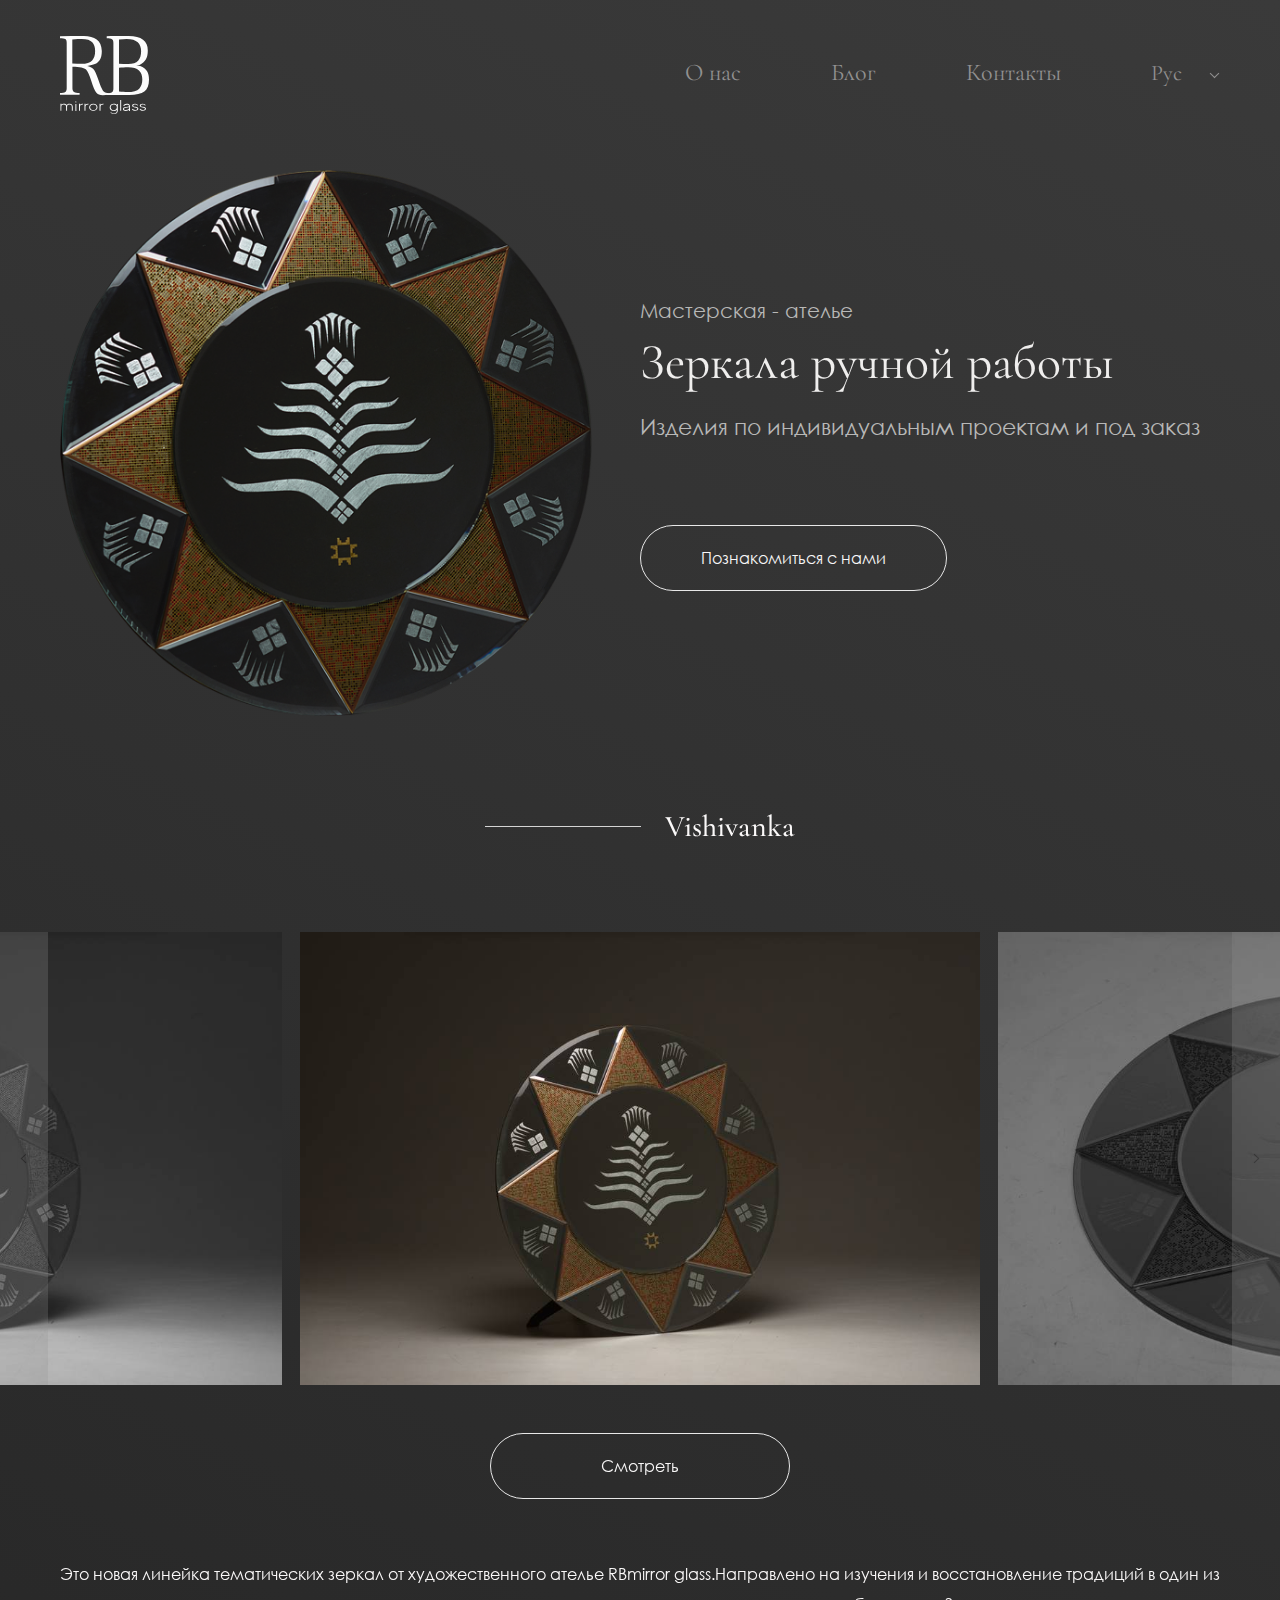
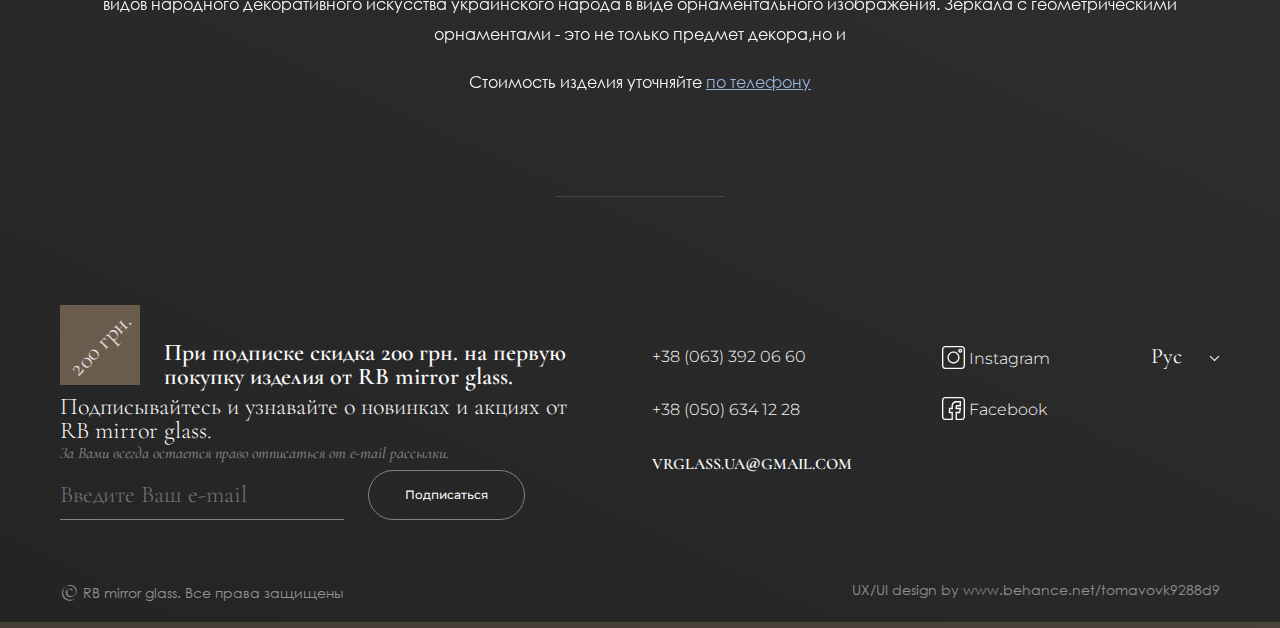
<file: index.html>
﻿<!DOCTYPE html>
<html lang="ru">
<head>

    <meta name="viewport" content="width=device-width, initial-scale=1">
    <meta http-equiv="Content-Type" content="text/html; charset=utf-8" />
    <meta content="" name="keywords" />
    <meta content="" name="description" />

    <title>Page Title</title>

    <link rel="icon" href="favicon.ico" />
    <link rel="apple-touch-icon" sizes="180x180" href="images/apple-touch-icon.png">
    <link rel="icon" type="image/png" sizes="32x32" href="images/favicon-32x32.png">
    <link rel="icon" type="image/png" sizes="16x16" href="images/favicon-16x16.png">
    <link rel="manifest" href="site.webmanifest">
    <link rel="mask-icon" href="images/safari-pinned-tab.svg" color="#000000">
    <meta name="msapplication-TileColor" content="#000000">
    <meta name="theme-color" content="#000000">

    <link rel="stylesheet" href="css/style.css" />
    <link rel="stylesheet" type="text/css" href="fonts/CenturyGothic.css" />
    <link href="https://fonts.googleapis.com/css?family=Cormorant+Garamond:300,400,400i,500i,600&amp;subset=cyrillic" rel="stylesheet">
    <link href="https://fonts.googleapis.com/css?family=Montserrat:100,300,400,500&amp;subset=cyrillic" rel="stylesheet">

    <script src="https://ajax.googleapis.com/ajax/libs/jquery/3.3.1/jquery.min.js"></script>
    <script>window.jQuery || document.write('<script src="js/lib/jquery-3.3.1.min.js"><\/script>')</script>
    <script src="js/scripts.js"></script>

</head>
<body>
        
	<!-- wrapper -->
	<div class="wrapper">

        <!-- header wrapper -->
        <header class="main">
            <div class="inner-block clearfix">

                <div class="logo left">
                    <a href="#">
                        <img src="images/logo2.svg" alt="">
                    </a>
                </div>

                <div class="burger right">
                    <span></span>
                    <span></span>
                    <span></span>
                </div>

                <!-- menu -->
                <div class="menu">

                    <div class="burger">
                        <span></span>
                        <span></span>
                        <span></span>
                    </div>

                    <ul class="menu-catalog">
                        <li>
                            <a href="javascript:void(0)">Зеркала</a>
                            <ul>
                                <li>
                                    <a href="javascript:void(0)">Vishivanka</a>
                                    <ul>
                                        <li><a href="#">Obereg</a></li>
                                        <li><a href="#">Cvetok</a></li>
                                        <li><a href="#">Uzor</a></li>
                                    </ul>
                                </li>
                                <li><a href="#">Bevels</a></li>
                                <li><a href="#">Diadema</a></li>
                                <li><a href="#">Malleus</a></li>
                                <li><a href="#">Mirror</a></li>
                                <li><a href="#">Rombus</a></li>
                                <li><a href="#">Rosmo</a></li>
                                <li><a href="#">Atis</a></li>
                            </ul>
                        </li>
                        <li>
                            <a href="#">Стекло</a>
                        </li>
                        <li>
                            <a href="#">Серебро</a>
                        </li>
                        <li>
                            <a href="javascript:void(0)">Резьба</a>
                            <ul>
                                <li><a href="#">Vishivanka</a></li>
                                <li><a href="#">Bevels</a></li>
                                <li><a href="#">Diadema</a></li>
                                <li><a href="#">Malleus</a></li>
                                <li><a href="#">Mirror</a></li>
                                <li><a href="#">Rombus</a></li>
                                <li><a href="#">Rosmo</a></li>
                                <li><a href="#">Atis</a></li>
                            </ul>
                        </li>
                        <li>
                            <a href="#">Витражи</a>
                        </li>
                        <li>
                            <a href="#">Эгломезе</a>
                        </li>
                        <li>
                            <a href="javascript:void(0)">Обереги</a>
                            <ul>
                                <li><a href="#">Vishivanka</a></li>
                                <li><a href="#">Bevels</a></li>
                                <li><a href="#">Diadema</a></li>
                                <li><a href="#">Malleus</a></li>
                                <li><a href="#">Mirror</a></li>
                                <li><a href="#">Rombus</a></li>
                                <li><a href="#">Rosmo</a></li>
                                <li><a href="#">Atis</a></li>
                            </ul>
                        </li>
                        <li>
                            <a href="#">Скидки</a>
                        </li>
                    </ul>

                    <nav>
                        <ul>
                            <li><a href="#">О нас</a></li>
                            <li><a href="#">Блог</a></li>
                            <li><a href="#">Контакты</a></li>
                        </ul>
                    </nav>

                    <div class="social">
                        <a href="#">
                            <img src="images/instagram.svg" alt="">
                        </a>
                        <a href="#">
                            <img src="images/facebook.svg" alt="">
                        </a>
                        <a href="#"></a>
                    </div>

                    <div class="lang">
                        <div class="selected">Рус</div>
                        <ul>
                            <li><a href="#">Ukr</a></li>
                            <li><a href="#">Eng</a></li>
                            <li><a href="#">Deu</a></li>
                        </ul>
                    </div>

                </div>
                <!-- end menu -->

            </div>
        </header>
        <!-- end header wrapper -->
	    
	    <!-- content wrapper -->
	    <section class="content-wrapper">
		    <div class="inner-block">

                <!-- preview section -->
                <section class="preview-section">

                    <div class="image">
                        <img src="images/product-img.png" alt="">
                    </div>

                    <div class="info-block">
                        <div class="title">Мастерская - ателье</div>
                        <h1>Зеркала ручной работы</h1>
                        <div class="subtitle">Изделия  по индивидуальным проектам и под  заказ</div>
                        <footer>
                            <a class="button left open_popup" rel="popup1" href="javascript:void(0)">Познакомиться с нами</a>
                        </footer>
                    </div>

                </section>
                <!-- end preview section -->

		    </div>

            <!-- slider section -->
            <section class="slider-section">

                <div class="slider usual">
                    <div class="slider-item">
                        <div class="title-line">
                            <span>Vishivanka</span>
                        </div>
                        <div class="image"><a href="#"><img class="sl_img" src="images/slm1.jpg" alt=""></a></div>
                        <div class="info">
                            <a href="#" class="button">Смотреть</a>
                            <p>Это новая линейка тематических зеркал от художественного ателье RBmirror glass.Направлено на изучения и восстановление традиций в один из видов народного декоративного искусства украинского народа в виде орнаментального изображения. Зеркала с геометрическими орнаментами - это не только предмет декора,но и </p>
                            <p>Стоимость изделия уточняйте <a href="#">по телефону</a></p>
                        </div>
                    </div>
                    <div class="slider-item">
                        <div class="title-line">
                            <span>Vishivanka</span>
                        </div>
                        <div class="image"><a href="#"><img class="sl_img" src="images/slm2.jpg" alt=""></a></div>
                        <div class="info">
                            <a href="#" class="button">Смотреть</a>
                            <p>Это новая линейка тематических зеркал от художественного ателье RBmirror glass.Направлено на изучения и восстановление традиций в один из видов народного декоративного искусства украинского народа в виде орнаментального изображения. Зеркала с геометрическими орнаментами - это не только предмет декора,но и </p>
                            <p>Стоимость изделия уточняйте <a href="#">по телефону</a></p>
                        </div>
                    </div>
                    <div class="slider-item">
                        <div class="title-line">
                            <span>Vishivanka</span>
                        </div>
                        <div class="image"><a href="#"><img class="sl_img" src="images/slm1.jpg" alt=""></a></div>
                        <div class="info">
                            <a href="#" class="button">Смотреть</a>
                            <p>Это новая линейка тематических зеркал от художественного ателье RBmirror glass.Направлено на изучения и восстановление традиций в один из видов народного декоративного искусства украинского народа в виде орнаментального изображения. Зеркала с геометрическими орнаментами - это не только предмет декора,но и </p>
                            <p>Стоимость изделия уточняйте <a href="#">по телефону</a></p>
                        </div>
                    </div>
                    <div class="slider-item">
                        <div class="title-line">
                            <span>Vishivanka</span>
                        </div>
                        <div class="image"><a href="#"><img class="sl_img" src="images/slm3.jpg" alt=""></a></div>
                        <div class="info">
                            <a href="#" class="button">Смотреть</a>
                            <p>Это новая линейка тематических зеркал от художественного ателье RBmirror glass.Направлено на изучения и восстановление традиций в один из видов народного декоративного искусства украинского народа в виде орнаментального изображения. Зеркала с геометрическими орнаментами - это не только предмет декора,но и </p>
                            <p>Стоимость изделия уточняйте <a href="#">по телефону</a></p>
                        </div>
                    </div>
                    <div class="slider-item">
                        <div class="title-line">
                            <span>Vishivanka</span>
                        </div>
                        <div class="image"><a href="#"><img class="sl_img" src="images/slm1.jpg" alt=""></a></div>
                        <div class="info">
                            <a href="#" class="button">Смотреть</a>
                            <p>Это новая линейка тематических зеркал от художественного ателье RBmirror glass.Направлено на изучения и восстановление традиций в один из видов народного декоративного искусства украинского народа в виде орнаментального изображения. Зеркала с геометрическими орнаментами - это не только предмет декора,но и </p>
                            <p>Стоимость изделия уточняйте <a href="#">по телефону</a></p>
                        </div>
                    </div>
                    <div class="slider-item">
                        <div class="title-line">
                            <span>Vishivanka</span>
                        </div>
                        <div class="image"><a href="#"><img class="sl_img" src="images/slm4.jpg" alt=""></a></div>
                        <div class="info">
                            <a href="#" class="button">Смотреть</a>
                            <p>Это новая линейка тематических зеркал от художественного ателье RBmirror glass.Направлено на изучения и восстановление традиций в один из видов народного декоративного искусства украинского народа в виде орнаментального изображения. Зеркала с геометрическими орнаментами - это не только предмет декора,но и </p>
                            <p>Стоимость изделия уточняйте <a href="#">по телефону</a></p>
                        </div>
                    </div>
                    <div class="slider-item">
                        <div class="title-line">
                            <span>Vishivanka</span>
                        </div>
                        <div class="image"><a href="#"><img class="sl_img" src="images/slm1.jpg" alt=""></a></div>
                        <div class="info">
                            <a href="#" class="button">Смотреть</a>
                            <p>Это новая линейка тематических зеркал от художественного ателье RBmirror glass.Направлено на изучения и восстановление традиций в один из видов народного декоративного искусства украинского народа в виде орнаментального изображения. Зеркала с геометрическими орнаментами - это не только предмет декора,но и </p>
                            <p>Стоимость изделия уточняйте <a href="#">по телефону</a></p>
                        </div>
                    </div>
                    <div class="slider-item">
                        <div class="title-line">
                            <span>Vishivanka</span>
                        </div>
                        <div class="image"><a href="#"><img class="sl_img" src="images/slm5.jpg" alt=""></a></div>
                        <div class="info">
                            <a href="#" class="button">Смотреть</a>
                            <p>Это новая линейка тематических зеркал от художественного ателье RBmirror glass.Направлено на изучения и восстановление традиций в один из видов народного декоративного искусства украинского народа в виде орнаментального изображения. Зеркала с геометрическими орнаментами - это не только предмет декора,но и </p>
                            <p>Стоимость изделия уточняйте <a href="#">по телефону</a></p>
                        </div>
                    </div>
                    <div class="slider-item">
                        <div class="title-line">
                            <span>Vishivanka</span>
                        </div>
                        <div class="image"><a href="#"><img class="sl_img" src="images/slm1.jpg" alt=""></a></div>
                        <div class="info">
                            <a href="#" class="button">Смотреть</a>
                            <p>Это новая линейка тематических зеркал от художественного ателье RBmirror glass.Направлено на изучения и восстановление традиций в один из видов народного декоративного искусства украинского народа в виде орнаментального изображения. Зеркала с геометрическими орнаментами - это не только предмет декора,но и </p>
                            <p>Стоимость изделия уточняйте <a href="#">по телефону</a></p>
                        </div>
                    </div>
                </div>

            </section>
            <!-- end slider section -->

            <hr>

	    </section>
	    <!-- end content wrapper -->

        <!-- footer wrapper -->
        <footer class="main">
            <div class="inner-block">

                <div class="footer-top">

                    <div class="subscription">
                        <div class="sticker left">
                            <span>200 грн.</span>
                        </div>
                        <div class="title">При подписке скидка 200 грн. на первую покупку изделия от <span>RB mirror glass</span>.</div>
                        <div class="subtitle">Подписывайтесь и узнавайте о новинках и акциях от <span>RB mirror glass</span>.</div>
                        <div class="desc">За Вами всегда остается право отписаться от e-mail рассылки.</div>
                        <form action="#">
                            <input type="email" placeholder="Введите Ваш e-mail">
                            <input type="submit" value="Подписаться">
                        </form>
                    </div>

                    <div class="right-block">
                        <div class="contacts">
                            <a href="tel:+380633920660">+38 (063) 392 06 60</a>
                            <br>
                            <a href="tel:+38(050)6341228">+38 (050) 634 12 28</a>
                            <br>
                            <a class="email" href="mailto:vrglass.ua@gmail.com ">VRGLASS.UA<span>@</span>GMAIL.COM</a>
                        </div>

                        <div class="social">
                            <a href="#">
                                <img src="images/instagram.svg" alt="">
                                <span>Instagram</span>
                            </a>
                            <br>
                            <a href="#">
                                <img src="images/facebook.svg" alt="">
                                <span>Facebook</span>
                            </a>
                        </div>

                        <div class="footer-lang">
                            <div class="lang">
                                <div class="selected">Рус</div>
                                <ul>
                                    <li><a href="#">Ukr</a></li>
                                    <li><a href="#">Eng</a></li>
                                    <li><a href="#">Deu</a></li>
                                </ul>
                            </div>
                        </div>
                    </div>

                </div>

                <div class="footer-bottom">
                    <div class="copyright"><span>©</span> RB mirror glass. Все права защищены</div>
                    <div class="designer">UX/UI design by <a href="#">www.behance.net/tomavovk9288d9</a></div>
                </div>

            </div>
        </footer>
        <!-- end footer wrapper -->

        <div class="overlay"></div>

        <div class="popup" id="popup1">
            <h2>Благодарим за подписку на RB mirror glass!</h2>
            <p>Мы сообщим Вам о новинках, скидках и <br>акционных предложениях.</p>
            <div class="subtitle">Вы также получаете скидку 200 грн <br>на первую покупку изделия от <br>RB mirror  glass*</div>
            <div class="desc">*Скидка действительна в течение 2-х недель после подписки</div>
        </div>

	</div>
	<!-- end wrapper -->

    <script src="js/lib/slick.min.js"></script>
    <script src="js/slick-js.js"></script>
            
</body>
</html>
</file>
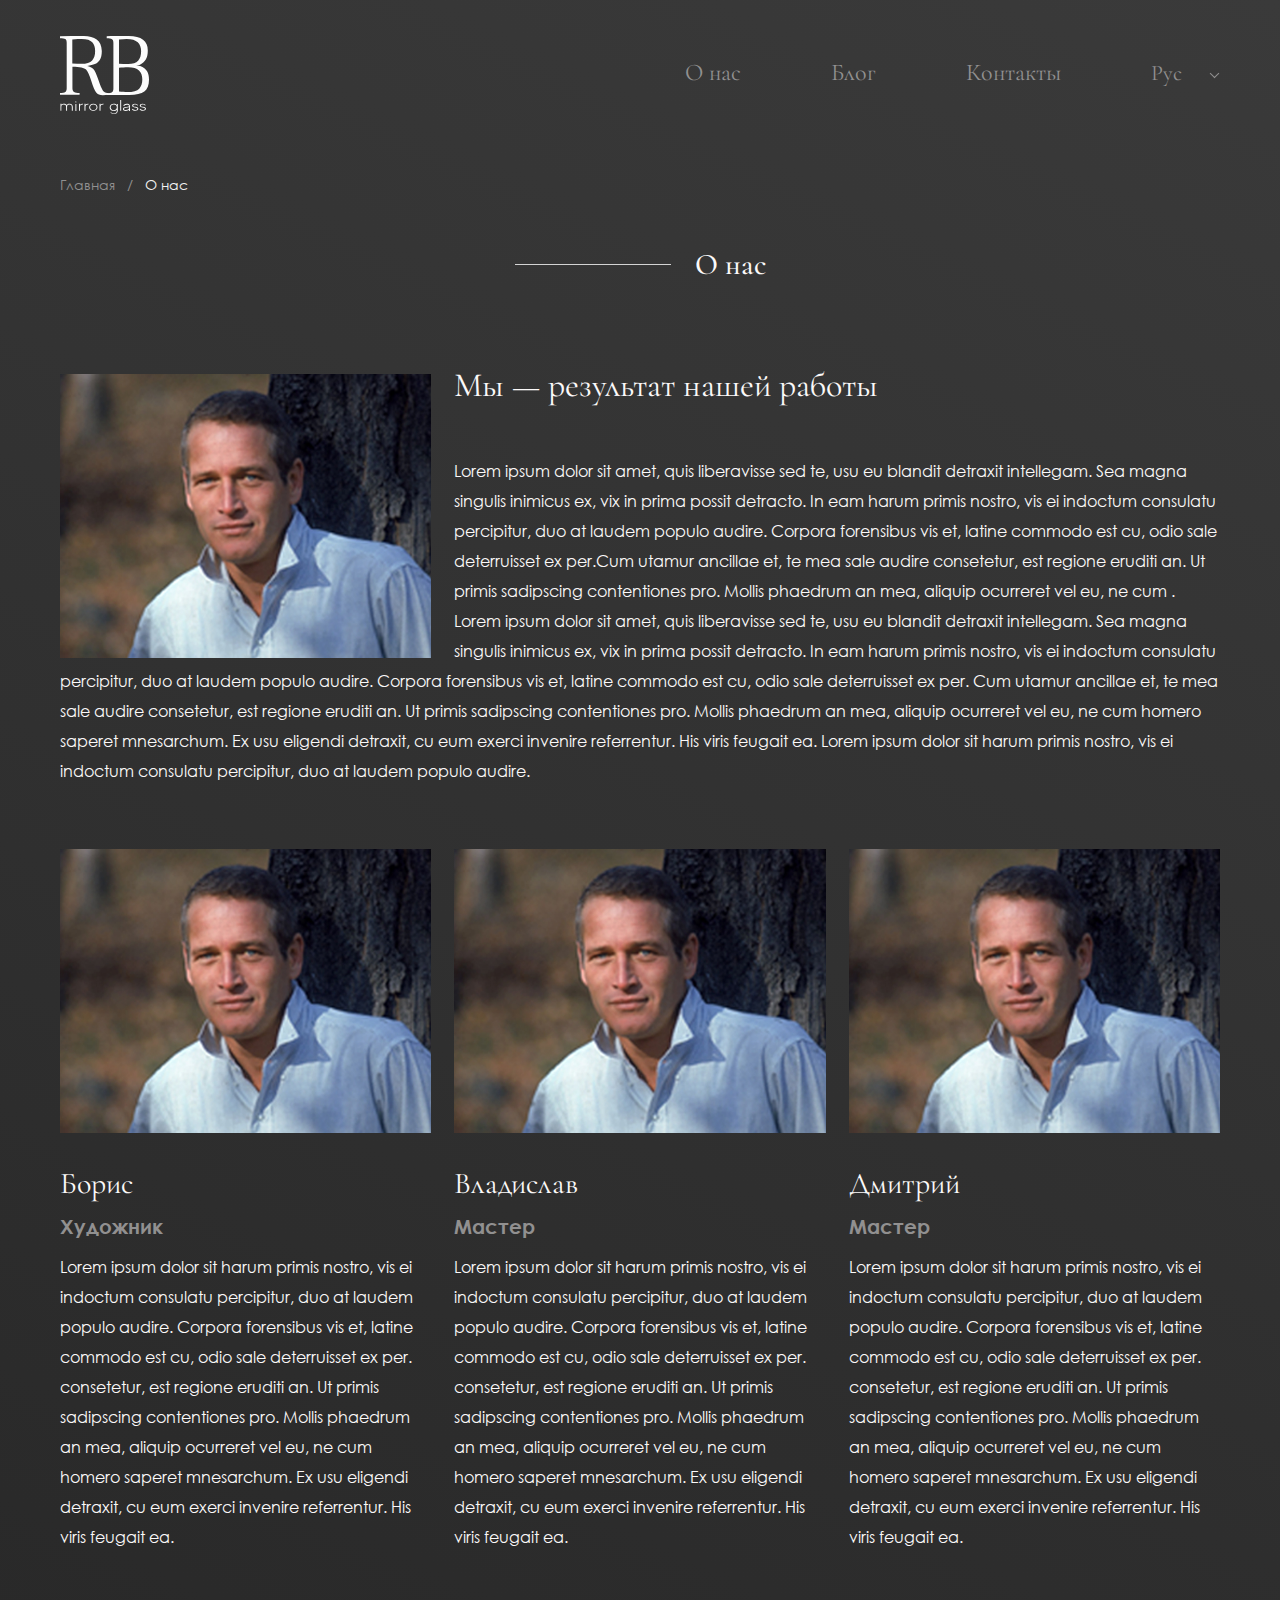
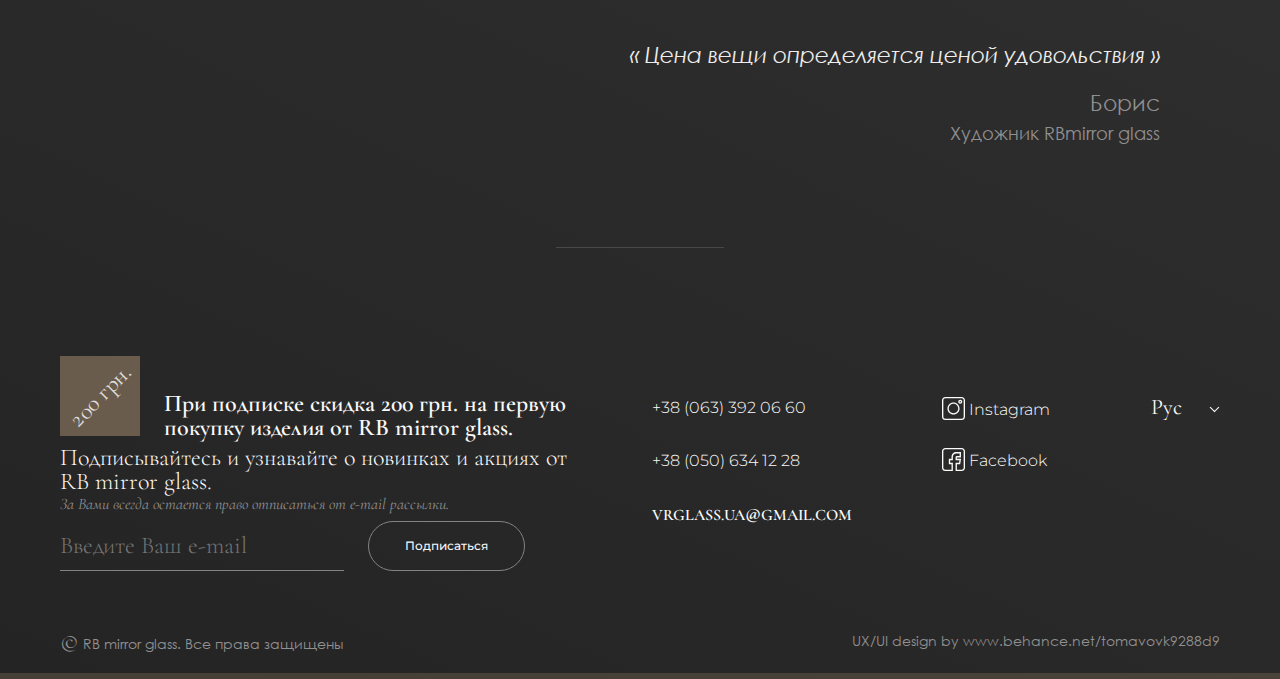
<file: about_3.html>
﻿<!DOCTYPE html>
<html lang="ru">
<head>

	<meta name="viewport" content="width=device-width, initial-scale=1">
	<meta http-equiv="Content-Type" content="text/html; charset=utf-8" />
    <meta content="" name="keywords" />
    <meta content="" name="description" />

    <title>Page Title</title>

    <link rel="icon" href="favicon.ico" />
    <link rel="apple-touch-icon" sizes="180x180" href="images/apple-touch-icon.png">
    <link rel="icon" type="image/png" sizes="32x32" href="images/favicon-32x32.png">
    <link rel="icon" type="image/png" sizes="16x16" href="images/favicon-16x16.png">
    <link rel="manifest" href="site.webmanifest">
    <link rel="mask-icon" href="images/safari-pinned-tab.svg" color="#000000">
    <meta name="msapplication-TileColor" content="#000000">
    <meta name="theme-color" content="#000000">
    
    <link rel="stylesheet" href="css/style.css" />
	<link rel="stylesheet" type="text/css" href="fonts/CenturyGothic.css" />
    <link href="https://fonts.googleapis.com/css?family=Cormorant+Garamond:300,400,400i,500,500i,600&amp;subset=cyrillic" rel="stylesheet">
	<link href="https://fonts.googleapis.com/css?family=Montserrat:100,300,400,500&amp;subset=cyrillic" rel="stylesheet">

    <script src="https://ajax.googleapis.com/ajax/libs/jquery/3.3.1/jquery.min.js"></script>
    <script>window.jQuery || document.write('<script src="js/lib/jquery-3.3.1.min.js"><\/script>')</script>
    <script src="js/scripts.js"></script>
    
</head>
<body>
        
	<!-- wrapper -->
	<div class="wrapper">
	            
	    <!-- header wrapper -->
	    <header class="main">
		    <div class="inner-block clearfix">

			    <div class="logo left">
                    <a href="#">
                        <img src="images/logo2.svg" alt="">
                    </a>
                </div>

                <div class="burger right">
                    <span></span>
                    <span></span>
                    <span></span>
                </div>

                <!-- menu -->
                <div class="menu">

                    <div class="burger">
                        <span></span>
                        <span></span>
                        <span></span>
                    </div>

                    <ul class="menu-catalog">
                        <li>
                            <a href="javascript:void(0)">Зеркала</a>
                            <ul>
                                <li>
                                    <a href="javascript:void(0)">Vishivanka</a>
                                    <ul>
                                        <li><a href="#">Obereg</a></li>
                                        <li><a href="#">Cvetok</a></li>
                                        <li><a href="#">Uzor</a></li>
                                    </ul>
                                </li>
                                <li><a href="#">Bevels</a></li>
                                <li><a href="#">Diadema</a></li>
                                <li><a href="#">Malleus</a></li>
                                <li><a href="#">Mirror</a></li>
                                <li><a href="#">Rombus</a></li>
                                <li><a href="#">Rosmo</a></li>
                                <li><a href="#">Atis</a></li>
                            </ul>
                        </li>
                        <li>
                            <a href="#">Стекло</a>
                        </li>
                        <li>
                            <a href="#">Серебро</a>
                        </li>
                        <li>
                            <a href="javascript:void(0)">Резьба</a>
                            <ul>
                                <li><a href="#">Vishivanka</a></li>
                                <li><a href="#">Bevels</a></li>
                                <li><a href="#">Diadema</a></li>
                                <li><a href="#">Malleus</a></li>
                                <li><a href="#">Mirror</a></li>
                                <li><a href="#">Rombus</a></li>
                                <li><a href="#">Rosmo</a></li>
                                <li><a href="#">Atis</a></li>
                            </ul>
                        </li>
                        <li>
                            <a href="#">Витражи</a>
                        </li>
                        <li>
                            <a href="#">Эгломезе</a>
                        </li>
                        <li>
                            <a href="javascript:void(0)">Обереги</a>
                            <ul>
                                <li><a href="#">Vishivanka</a></li>
                                <li><a href="#">Bevels</a></li>
                                <li><a href="#">Diadema</a></li>
                                <li><a href="#">Malleus</a></li>
                                <li><a href="#">Mirror</a></li>
                                <li><a href="#">Rombus</a></li>
                                <li><a href="#">Rosmo</a></li>
                                <li><a href="#">Atis</a></li>
                            </ul>
                        </li>
                        <li>
                            <a href="#">Скидки</a>
                        </li>
                    </ul>

                    <nav>
                        <ul>
                            <li><a href="#">О нас</a></li>
                            <li><a href="#">Блог</a></li>
                            <li><a href="#">Контакты</a></li>
                        </ul>
                    </nav>
                    
                    <div class="social">
                        <a href="#">
                            <img src="images/instagram.svg" alt="">
                        </a>
                        <a href="#">
                            <img src="images/facebook.svg" alt="">
                        </a>
                        <a href="#"></a>
                    </div>

                    <div class="lang">
                        <div class="selected">Рус</div>
                        <ul>
                            <li><a href="#">Ukr</a></li>
                            <li><a href="#">Eng</a></li>
                            <li><a href="#">Deu</a></li>
                        </ul>
                    </div>

                </div>
                <!-- end menu -->

		    </div>
	    </header>
	    <!-- end header wrapper -->
	    
	    <!-- content wrapper -->
	    <section class="content-wrapper">
		    <div class="inner-block">

                <!-- breadcrumbs -->
                <ul class="breadcrumbs">
                    <li><a href="#">Главная</a></li>
                    <li>/</li>
                    <li>О нас</li>
                </ul>
                <!-- end breadcrumbs -->

                <!-- article -->
                <article class="clearfix">

                    <div class="title-line">
                        <span>О нас</span>
                    </div>

                    <img class="left" src="images/photo-img.jpg" alt="">

                    <h2>Мы — результат нашей работы</h2>

                    <p>Lorem ipsum dolor sit amet, quis liberavisse sed te, usu eu blandit detraxit intellegam. Sea magna singulis inimicus ex, vix in prima possit detracto. In eam harum primis nostro, vis ei indoctum consulatu percipitur, duo at laudem populo audire. Corpora forensibus vis et, latine commodo est cu, odio sale deterruisset ex per.Cum utamur ancillae et, te mea sale audire consetetur, est regione eruditi an. Ut primis sadipscing contentiones pro. Mollis phaedrum an mea, aliquip ocurreret vel eu, ne cum . Lorem ipsum dolor sit amet, quis liberavisse sed te, usu eu blandit detraxit intellegam. Sea magna singulis inimicus ex, vix in prima possit detracto. In eam harum primis nostro, vis ei indoctum consulatu percipitur, duo at laudem populo audire. Corpora forensibus vis et, latine commodo est cu, odio sale deterruisset ex per. Cum utamur ancillae et, te mea sale audire consetetur, est regione eruditi an. Ut primis sadipscing contentiones pro. Mollis phaedrum an mea, aliquip ocurreret vel eu, ne cum homero saperet mnesarchum. Ex usu eligendi detraxit, cu eum exerci invenire referrentur. His viris feugait ea. Lorem ipsum dolor sit harum primis nostro, vis ei indoctum consulatu percipitur, duo at laudem populo audire.</p>

                </article>
                <!-- end article -->

                <!-- authors section -->
                <section class="authors-section three-authors">

                    <div class="author-block">
                        <img src="images/photo-img.jpg" alt="">
                        <h3>Борис</h3>
                        <div class="specialty">Художник</div>
                        <p>Lorem ipsum dolor sit harum primis nostro, vis ei indoctum consulatu percipitur, duo at laudem populo audire. Corpora forensibus vis et, latine commodo est cu, odio sale deterruisset ex per. consetetur, est regione eruditi an. Ut primis sadipscing contentiones pro. Mollis phaedrum an mea, aliquip ocurreret vel eu, ne cum homero saperet mnesarchum. Ex usu eligendi detraxit, cu eum exerci invenire referrentur. His viris feugait ea.</p>
                    </div>

                    <div class="author-block">
                        <img src="images/photo-img.jpg" alt="">
                        <h3>Владислав</h3>
                        <div class="specialty">Мастер</div>
                        <p>Lorem ipsum dolor sit harum primis nostro, vis ei indoctum consulatu percipitur, duo at laudem populo audire. Corpora forensibus vis et, latine commodo est cu, odio sale deterruisset ex per. consetetur, est regione eruditi an. Ut primis sadipscing contentiones pro. Mollis phaedrum an mea, aliquip ocurreret vel eu, ne cum homero saperet mnesarchum. Ex usu eligendi detraxit, cu eum exerci invenire referrentur. His viris feugait ea.</p>
                    </div>

                    <div class="author-block">
                        <img src="images/photo-img.jpg" alt="">
                        <h3>Дмитрий</h3>
                        <div class="specialty">Мастер</div>
                        <p>Lorem ipsum dolor sit harum primis nostro, vis ei indoctum consulatu percipitur, duo at laudem populo audire. Corpora forensibus vis et, latine commodo est cu, odio sale deterruisset ex per. consetetur, est regione eruditi an. Ut primis sadipscing contentiones pro. Mollis phaedrum an mea, aliquip ocurreret vel eu, ne cum homero saperet mnesarchum. Ex usu eligendi detraxit, cu eum exerci invenire referrentur. His viris feugait ea.</p>
                    </div>

                </section>
                <!-- end authors section -->

                <div class="quote">
                    <blockquote><span>« Цена</span> вещи определяется ценой <span>удовольствия »</span></blockquote>
                    <div class="author">Борис</div>
                    <div class="specialty">Художник RBmirror glass</div>
                </div>

                <hr>

		    </div>
	    </section>
	    <!-- end content wrapper -->

        <!-- footer wrapper -->
        <footer class="main">
            <div class="inner-block">

                <div class="footer-top">

                    <div class="subscription">
                        <div class="sticker left">
                            <span>200 грн.</span>
                        </div>
                        <div class="title">При подписке скидка 200 грн. на первую покупку изделия от <span>RB mirror glass</span>.</div>
                        <div class="subtitle">Подписывайтесь и узнавайте о новинках и акциях от <span>RB mirror glass</span>.</div>
                        <div class="desc">За Вами всегда остается право отписаться от e-mail рассылки.</div>
                        <form action="#">
                            <input type="email" placeholder="Введите Ваш e-mail">
                            <input type="submit" value="Подписаться">
                        </form>
                    </div>

                    <div class="right-block">
                        <div class="contacts">
                            <a href="tel:+380633920660">+38 (063) 392 06 60</a>
                            <br>
                            <a href="tel:+38(050)6341228">+38 (050) 634 12 28</a>
                            <br>
                            <a class="email" href="mailto:vrglass.ua@gmail.com ">VRGLASS.UA<span>@</span>GMAIL.COM</a>
                        </div>

                        <div class="social">
                            <a href="#">
                                <img src="images/instagram.svg" alt="">
                                <span>Instagram</span>
                            </a>
                            <br>
                            <a href="#">
                                <img src="images/facebook.svg" alt="">
                                <span>Facebook</span>
                            </a>
                        </div>

                        <div class="footer-lang">
                            <div class="lang">
                                <div class="selected">Рус</div>
                                <ul>
                                    <li><a href="#">Ukr</a></li>
                                    <li><a href="#">Eng</a></li>
                                    <li><a href="#">Deu</a></li>
                                </ul>
                            </div>
                        </div>
                    </div>

                </div>

                <div class="footer-bottom">
                    <div class="copyright"><span>©</span> RB mirror glass. Все права защищены</div>
                    <div class="designer">UX/UI design by <a href="#">www.behance.net/tomavovk9288d9</a></div>
                </div>

            </div>
        </footer>
        <!-- end footer wrapper -->

	</div>
	<!-- end wrapper -->
            
</body>
</html>
</file>
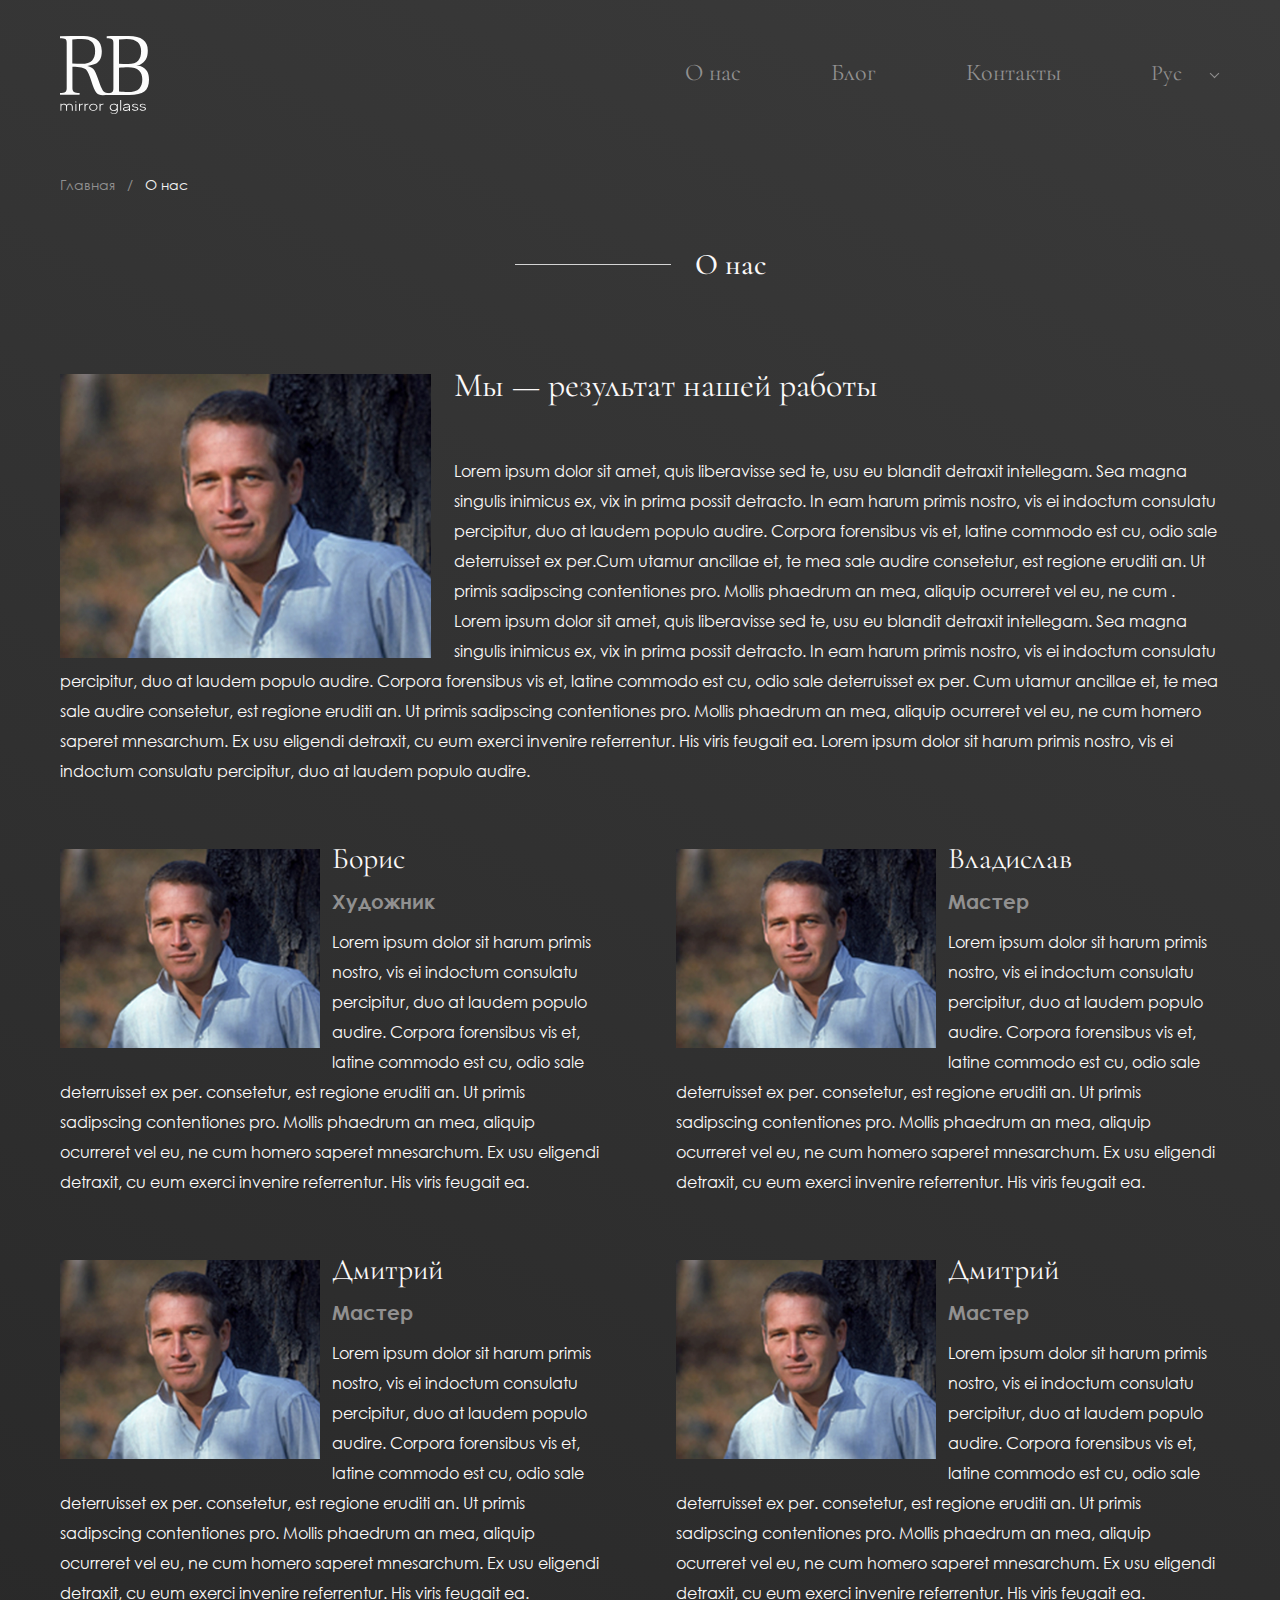
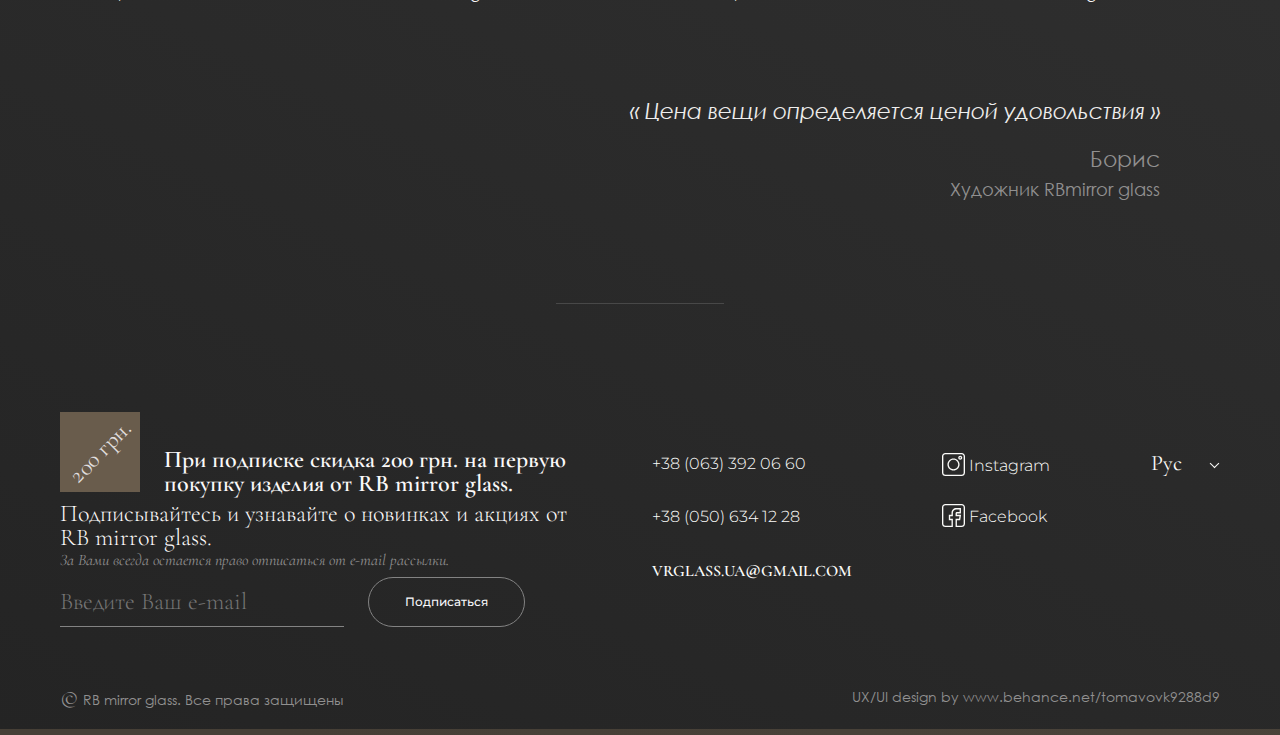
<file: about_4.html>
﻿<!DOCTYPE html>
<html lang="ru">
<head>

	<meta name="viewport" content="width=device-width, initial-scale=1">
	<meta http-equiv="Content-Type" content="text/html; charset=utf-8" />
    <meta content="" name="keywords" />
    <meta content="" name="description" />

    <title>Page Title</title>

    <link rel="icon" href="favicon.ico" />
    <link rel="apple-touch-icon" sizes="180x180" href="images/apple-touch-icon.png">
    <link rel="icon" type="image/png" sizes="32x32" href="images/favicon-32x32.png">
    <link rel="icon" type="image/png" sizes="16x16" href="images/favicon-16x16.png">
    <link rel="manifest" href="site.webmanifest">
    <link rel="mask-icon" href="images/safari-pinned-tab.svg" color="#000000">
    <meta name="msapplication-TileColor" content="#000000">
    <meta name="theme-color" content="#000000">
    
    <link rel="stylesheet" href="css/style.css" />
	<link rel="stylesheet" type="text/css" href="fonts/CenturyGothic.css" />
    <link href="https://fonts.googleapis.com/css?family=Cormorant+Garamond:300,400,400i,500,500i,600&amp;subset=cyrillic" rel="stylesheet">
	<link href="https://fonts.googleapis.com/css?family=Montserrat:100,300,400,500&amp;subset=cyrillic" rel="stylesheet">

    <script src="https://ajax.googleapis.com/ajax/libs/jquery/3.3.1/jquery.min.js"></script>
    <script>window.jQuery || document.write('<script src="js/lib/jquery-3.3.1.min.js"><\/script>')</script>
    <script src="js/scripts.js"></script>

    <!--[if lt IE 9]>
		<script src="http://html5shiv.googlecode.com/svn/trunk/html5.js"></script>
	<![endif]-->
    
</head>
<body>
        
	<!-- wrapper -->
	<div class="wrapper">
	            
	    <!-- header wrapper -->
	    <header class="main">
		    <div class="inner-block clearfix">

			    <div class="logo left">
                    <a href="#">
                        <img src="images/logo2.svg" alt="">
                    </a>
                </div>

                <div class="burger right">
                    <span></span>
                    <span></span>
                    <span></span>
                </div>

                <!-- menu -->
                <div class="menu">

                    <div class="burger">
                        <span></span>
                        <span></span>
                        <span></span>
                    </div>

                    <ul class="menu-catalog">
                        <li>
                            <a href="javascript:void(0)">Зеркала</a>
                            <ul>
                                <li>
                                    <a href="javascript:void(0)">Vishivanka</a>
                                    <ul>
                                        <li><a href="#">Obereg</a></li>
                                        <li><a href="#">Cvetok</a></li>
                                        <li><a href="#">Uzor</a></li>
                                    </ul>
                                </li>
                                <li><a href="#">Bevels</a></li>
                                <li><a href="#">Diadema</a></li>
                                <li><a href="#">Malleus</a></li>
                                <li><a href="#">Mirror</a></li>
                                <li><a href="#">Rombus</a></li>
                                <li><a href="#">Rosmo</a></li>
                                <li><a href="#">Atis</a></li>
                            </ul>
                        </li>
                        <li>
                            <a href="#">Стекло</a>
                        </li>
                        <li>
                            <a href="#">Серебро</a>
                        </li>
                        <li>
                            <a href="javascript:void(0)">Резьба</a>
                            <ul>
                                <li><a href="#">Vishivanka</a></li>
                                <li><a href="#">Bevels</a></li>
                                <li><a href="#">Diadema</a></li>
                                <li><a href="#">Malleus</a></li>
                                <li><a href="#">Mirror</a></li>
                                <li><a href="#">Rombus</a></li>
                                <li><a href="#">Rosmo</a></li>
                                <li><a href="#">Atis</a></li>
                            </ul>
                        </li>
                        <li>
                            <a href="#">Витражи</a>
                        </li>
                        <li>
                            <a href="#">Эгломезе</a>
                        </li>
                        <li>
                            <a href="javascript:void(0)">Обереги</a>
                            <ul>
                                <li><a href="#">Vishivanka</a></li>
                                <li><a href="#">Bevels</a></li>
                                <li><a href="#">Diadema</a></li>
                                <li><a href="#">Malleus</a></li>
                                <li><a href="#">Mirror</a></li>
                                <li><a href="#">Rombus</a></li>
                                <li><a href="#">Rosmo</a></li>
                                <li><a href="#">Atis</a></li>
                            </ul>
                        </li>
                        <li>
                            <a href="#">Скидки</a>
                        </li>
                    </ul>

                    <nav>
                        <ul>
                            <li><a href="#">О нас</a></li>
                            <li><a href="#">Блог</a></li>
                            <li><a href="#">Контакты</a></li>
                        </ul>
                    </nav>
                    
                    <div class="social">
                        <a href="#">
                            <img src="images/instagram.svg" alt="">
                        </a>
                        <a href="#">
                            <img src="images/facebook.svg" alt="">
                        </a>
                        <a href="#"></a>
                    </div>

                    <div class="lang">
                        <div class="selected">Рус</div>
                        <ul>
                            <li><a href="#">Ukr</a></li>
                            <li><a href="#">Eng</a></li>
                            <li><a href="#">Deu</a></li>
                        </ul>
                    </div>

                </div>
                <!-- end menu -->

		    </div>
	    </header>
	    <!-- end header wrapper -->
	    
	    <!-- content wrapper -->
	    <section class="content-wrapper">
		    <div class="inner-block">

                <!-- breadcrumbs -->
                <ul class="breadcrumbs">
                    <li><a href="#">Главная</a></li>
                    <li>/</li>
                    <li>О нас</li>
                </ul>
                <!-- end breadcrumbs -->

                <!-- article -->
                <article class="clearfix">

                    <div class="title-line">
                        <span>О нас</span>
                    </div>

                    <img class="left" src="images/photo-img.jpg" alt="">

                    <h2>Мы — результат нашей работы</h2>

                    <p>Lorem ipsum dolor sit amet, quis liberavisse sed te, usu eu blandit detraxit intellegam. Sea magna singulis inimicus ex, vix in prima possit detracto. In eam harum primis nostro, vis ei indoctum consulatu percipitur, duo at laudem populo audire. Corpora forensibus vis et, latine commodo est cu, odio sale deterruisset ex per.Cum utamur ancillae et, te mea sale audire consetetur, est regione eruditi an. Ut primis sadipscing contentiones pro. Mollis phaedrum an mea, aliquip ocurreret vel eu, ne cum . Lorem ipsum dolor sit amet, quis liberavisse sed te, usu eu blandit detraxit intellegam. Sea magna singulis inimicus ex, vix in prima possit detracto. In eam harum primis nostro, vis ei indoctum consulatu percipitur, duo at laudem populo audire. Corpora forensibus vis et, latine commodo est cu, odio sale deterruisset ex per. Cum utamur ancillae et, te mea sale audire consetetur, est regione eruditi an. Ut primis sadipscing contentiones pro. Mollis phaedrum an mea, aliquip ocurreret vel eu, ne cum homero saperet mnesarchum. Ex usu eligendi detraxit, cu eum exerci invenire referrentur. His viris feugait ea. Lorem ipsum dolor sit harum primis nostro, vis ei indoctum consulatu percipitur, duo at laudem populo audire.</p>

                </article>
                <!-- end article -->

                <!-- authors section -->
                <section class="authors-section four-authors">

                    <div class="author-block clearfix">
                        <img src="images/photo-img.jpg" alt="">
                        <h3>Борис</h3>
                        <div class="specialty">Художник</div>
                        <p>Lorem ipsum dolor sit harum primis nostro, vis ei indoctum consulatu percipitur, duo at laudem populo audire. Corpora forensibus vis et, latine commodo est cu, odio sale deterruisset ex per. consetetur, est regione eruditi an. Ut primis sadipscing contentiones pro. Mollis phaedrum an mea, aliquip ocurreret vel eu, ne cum homero saperet mnesarchum. Ex usu eligendi detraxit, cu eum exerci invenire referrentur. His viris feugait ea.</p>
                    </div>

                    <div class="author-block clearfix">
                        <img src="images/photo-img.jpg" alt="">
                        <h3>Владислав</h3>
                        <div class="specialty">Мастер</div>
                        <p>Lorem ipsum dolor sit harum primis nostro, vis ei indoctum consulatu percipitur, duo at laudem populo audire. Corpora forensibus vis et, latine commodo est cu, odio sale deterruisset ex per. consetetur, est regione eruditi an. Ut primis sadipscing contentiones pro. Mollis phaedrum an mea, aliquip ocurreret vel eu, ne cum homero saperet mnesarchum. Ex usu eligendi detraxit, cu eum exerci invenire referrentur. His viris feugait ea.</p>
                    </div>

                    <div class="author-block clearfix">
                        <img src="images/photo-img.jpg" alt="">
                        <h3>Дмитрий</h3>
                        <div class="specialty">Мастер</div>
                        <p>Lorem ipsum dolor sit harum primis nostro, vis ei indoctum consulatu percipitur, duo at laudem populo audire. Corpora forensibus vis et, latine commodo est cu, odio sale deterruisset ex per. consetetur, est regione eruditi an. Ut primis sadipscing contentiones pro. Mollis phaedrum an mea, aliquip ocurreret vel eu, ne cum homero saperet mnesarchum. Ex usu eligendi detraxit, cu eum exerci invenire referrentur. His viris feugait ea.</p>
                    </div>

                    <div class="author-block clearfix">
                        <img src="images/photo-img.jpg" alt="">
                        <h3>Дмитрий</h3>
                        <div class="specialty">Мастер</div>
                        <p>Lorem ipsum dolor sit harum primis nostro, vis ei indoctum consulatu percipitur, duo at laudem populo audire. Corpora forensibus vis et, latine commodo est cu, odio sale deterruisset ex per. consetetur, est regione eruditi an. Ut primis sadipscing contentiones pro. Mollis phaedrum an mea, aliquip ocurreret vel eu, ne cum homero saperet mnesarchum. Ex usu eligendi detraxit, cu eum exerci invenire referrentur. His viris feugait ea.</p>
                    </div>

                </section>
                <!-- end authors section -->

                <div class="quote">
                    <blockquote><span>« Цена</span> вещи определяется ценой <span>удовольствия »</span></blockquote>
                    <div class="author">Борис</div>
                    <div class="specialty">Художник RBmirror glass</div>
                </div>

                <hr>

		    </div>
	    </section>
	    <!-- end content wrapper -->

        <!-- footer wrapper -->
        <footer class="main">
            <div class="inner-block">

                <div class="footer-top">

                    <div class="subscription">
                        <div class="sticker left">
                            <span>200 грн.</span>
                        </div>
                        <div class="title">При подписке скидка 200 грн. на первую покупку изделия от <span>RB mirror glass</span>.</div>
                        <div class="subtitle">Подписывайтесь и узнавайте о новинках и акциях от <span>RB mirror glass</span>.</div>
                        <div class="desc">За Вами всегда остается право отписаться от e-mail рассылки.</div>
                        <form action="#">
                            <input type="email" placeholder="Введите Ваш e-mail">
                            <input type="submit" value="Подписаться">
                        </form>
                    </div>

                    <div class="right-block">
                        <div class="contacts">
                            <a href="tel:+380633920660">+38 (063) 392 06 60</a>
                            <br>
                            <a href="tel:+38(050)6341228">+38 (050) 634 12 28</a>
                            <br>
                            <a class="email" href="mailto:vrglass.ua@gmail.com ">VRGLASS.UA<span>@</span>GMAIL.COM</a>
                        </div>

                        <div class="social">
                            <a href="#">
                                <img src="images/instagram.svg" alt="">
                                <span>Instagram</span>
                            </a>
                            <br>
                            <a href="#">
                                <img src="images/facebook.svg" alt="">
                                <span>Facebook</span>
                            </a>
                        </div>

                        <div class="footer-lang">
                            <div class="lang">
                                <div class="selected">Рус</div>
                                <ul>
                                    <li><a href="#">Ukr</a></li>
                                    <li><a href="#">Eng</a></li>
                                    <li><a href="#">Deu</a></li>
                                </ul>
                            </div>
                        </div>
                    </div>

                </div>

                <div class="footer-bottom">
                    <div class="copyright"><span>©</span> RB mirror glass. Все права защищены</div>
                    <div class="designer">UX/UI design by <a href="#">www.behance.net/tomavovk9288d9</a></div>
                </div>

            </div>
        </footer>
        <!-- end footer wrapper -->

	</div>
	<!-- end wrapper -->
            
</body>
</html>
</file>
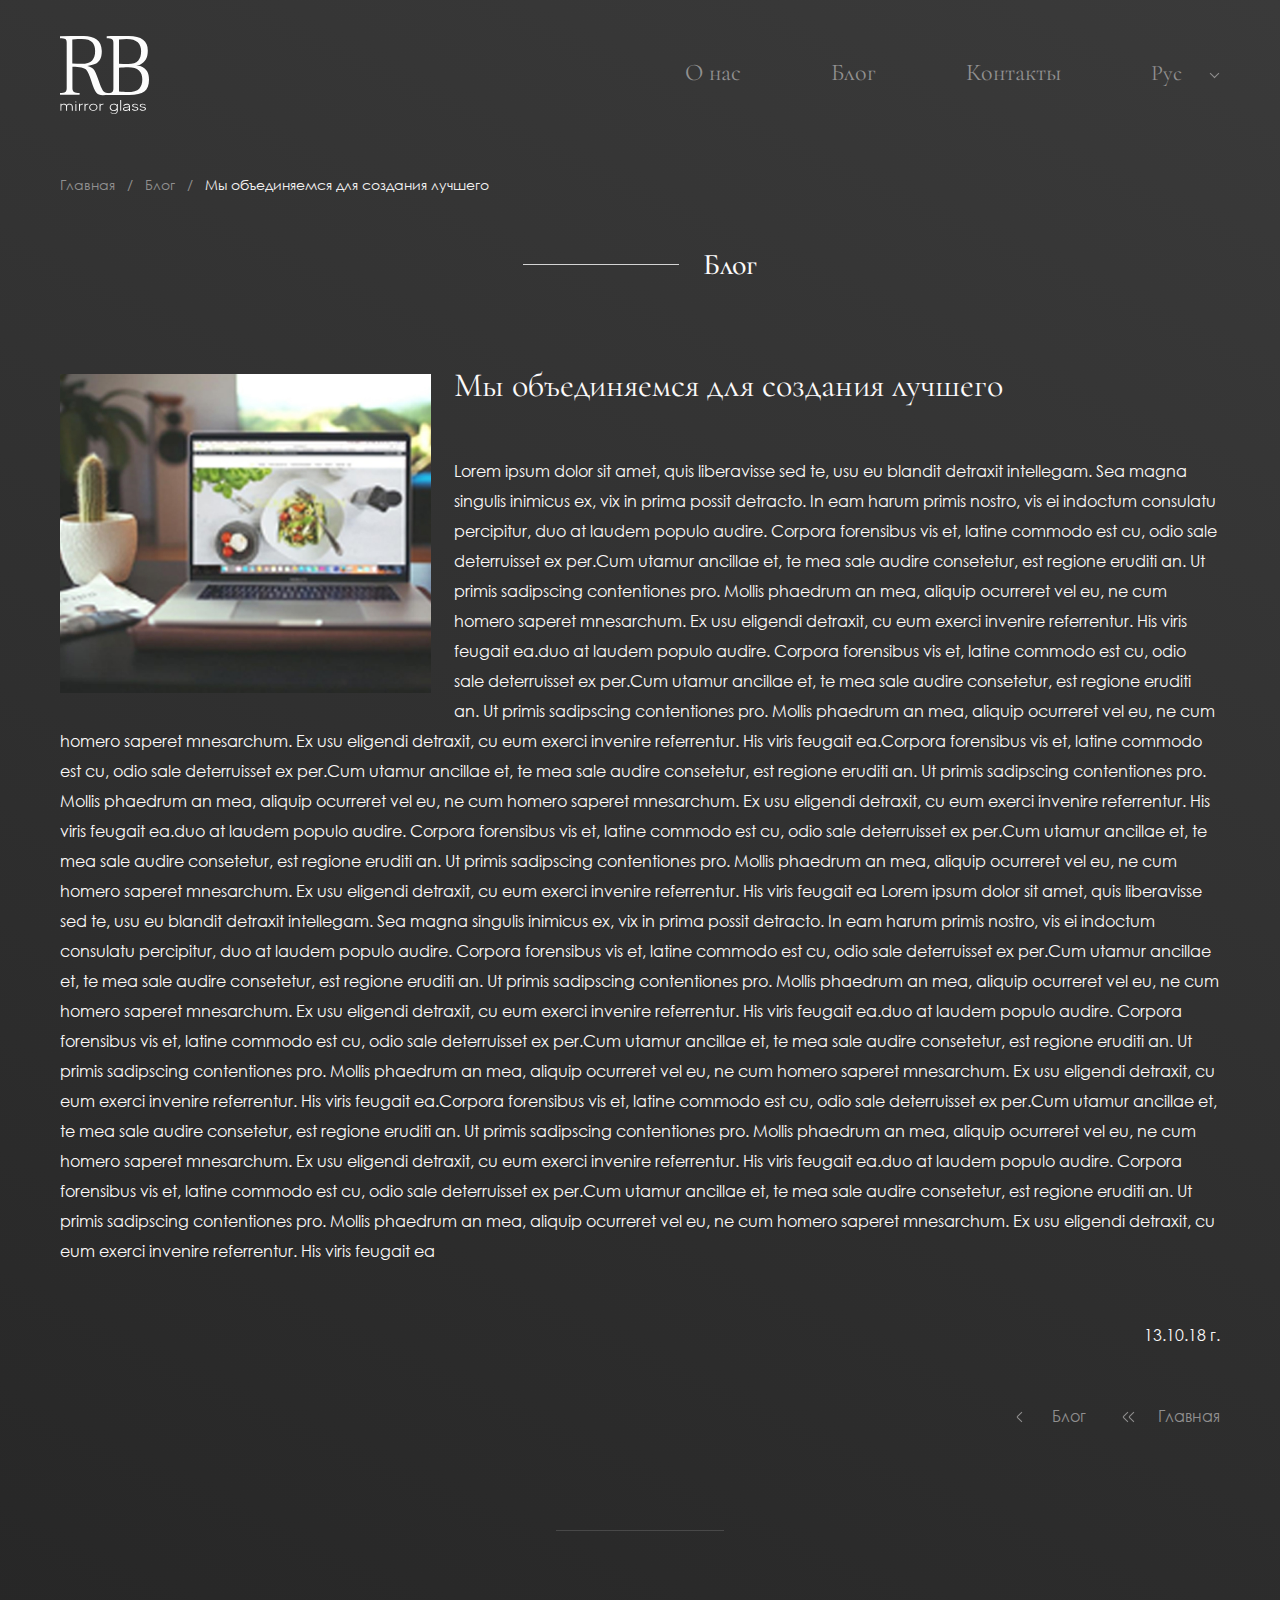
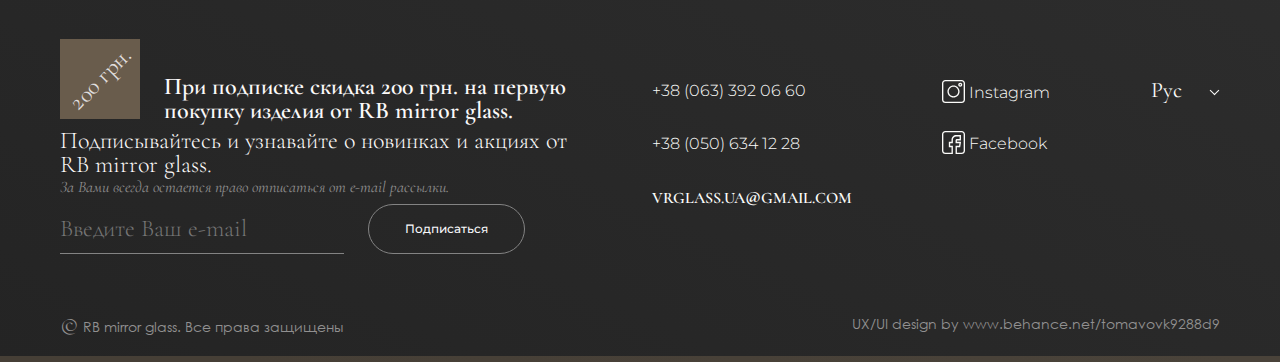
<file: article.html>
﻿<!DOCTYPE html>
<html lang="ru">
<head>

	<meta name="viewport" content="width=device-width, initial-scale=1">
	<meta http-equiv="Content-Type" content="text/html; charset=utf-8" />
    <meta content="" name="keywords" />
    <meta content="" name="description" />

    <title>Page Title</title>

    <link rel="icon" href="favicon.ico" />
    <link rel="apple-touch-icon" sizes="180x180" href="images/apple-touch-icon.png">
    <link rel="icon" type="image/png" sizes="32x32" href="images/favicon-32x32.png">
    <link rel="icon" type="image/png" sizes="16x16" href="images/favicon-16x16.png">
    <link rel="manifest" href="site.webmanifest">
    <link rel="mask-icon" href="images/safari-pinned-tab.svg" color="#000000">
    <meta name="msapplication-TileColor" content="#000000">
    <meta name="theme-color" content="#000000">
    
    <link rel="stylesheet" href="css/style.css" />
	<link rel="stylesheet" type="text/css" href="fonts/CenturyGothic.css" />
	<link href="https://fonts.googleapis.com/css?family=Cormorant+Garamond:300,400,400i,500i,600&amp;subset=cyrillic" rel="stylesheet">
	<link href="https://fonts.googleapis.com/css?family=Montserrat:100,300,400,500&amp;subset=cyrillic" rel="stylesheet">

    <script src="https://ajax.googleapis.com/ajax/libs/jquery/3.3.1/jquery.min.js"></script>
    <script>window.jQuery || document.write('<script src="js/lib/jquery-3.3.1.min.js"><\/script>')</script>
    <script src="js/scripts.js"></script>
    
</head>
<body>
        
	<!-- wrapper -->
	<div class="wrapper">
	            
	    <!-- header wrapper -->
	    <header class="main">
		    <div class="inner-block clearfix">

			    <div class="logo left">
                    <a href="#">
                        <img src="images/logo2.svg" alt="">
                    </a>
                </div>

                <div class="burger right">
                    <span></span>
                    <span></span>
                    <span></span>
                </div>

                <!-- menu -->
                <div class="menu">

                    <div class="burger">
                        <span></span>
                        <span></span>
                        <span></span>
                    </div>

                    <ul class="menu-catalog">
                        <li>
                            <a href="javascript:void(0)">Зеркала</a>
                            <ul>
                                <li>
                                    <a href="javascript:void(0)">Vishivanka</a>
                                    <ul>
                                        <li><a href="#">Obereg</a></li>
                                        <li><a href="#">Cvetok</a></li>
                                        <li><a href="#">Uzor</a></li>
                                    </ul>
                                </li>
                                <li><a href="#">Bevels</a></li>
                                <li><a href="#">Diadema</a></li>
                                <li><a href="#">Malleus</a></li>
                                <li><a href="#">Mirror</a></li>
                                <li><a href="#">Rombus</a></li>
                                <li><a href="#">Rosmo</a></li>
                                <li><a href="#">Atis</a></li>
                            </ul>
                        </li>
                        <li>
                            <a href="#">Стекло</a>
                        </li>
                        <li>
                            <a href="#">Серебро</a>
                        </li>
                        <li>
                            <a href="javascript:void(0)">Резьба</a>
                            <ul>
                                <li><a href="#">Vishivanka</a></li>
                                <li><a href="#">Bevels</a></li>
                                <li><a href="#">Diadema</a></li>
                                <li><a href="#">Malleus</a></li>
                                <li><a href="#">Mirror</a></li>
                                <li><a href="#">Rombus</a></li>
                                <li><a href="#">Rosmo</a></li>
                                <li><a href="#">Atis</a></li>
                            </ul>
                        </li>
                        <li>
                            <a href="#">Витражи</a>
                        </li>
                        <li>
                            <a href="#">Эгломезе</a>
                        </li>
                        <li>
                            <a href="javascript:void(0)">Обереги</a>
                            <ul>
                                <li><a href="#">Vishivanka</a></li>
                                <li><a href="#">Bevels</a></li>
                                <li><a href="#">Diadema</a></li>
                                <li><a href="#">Malleus</a></li>
                                <li><a href="#">Mirror</a></li>
                                <li><a href="#">Rombus</a></li>
                                <li><a href="#">Rosmo</a></li>
                                <li><a href="#">Atis</a></li>
                            </ul>
                        </li>
                        <li>
                            <a href="#">Скидки</a>
                        </li>
                    </ul>

                    <nav>
                        <ul>
                            <li><a href="#">О нас</a></li>
                            <li><a href="#">Блог</a></li>
                            <li><a href="#">Контакты</a></li>
                        </ul>
                    </nav>
                    
                    <div class="social">
                        <a href="#">
                            <img src="images/instagram.svg" alt="">
                        </a>
                        <a href="#">
                            <img src="images/facebook.svg" alt="">
                        </a>
                        <a href="#"></a>
                    </div>

                    <div class="lang">
                        <div class="selected">Рус</div>
                        <ul>
                            <li><a href="#">Ukr</a></li>
                            <li><a href="#">Eng</a></li>
                            <li><a href="#">Deu</a></li>
                        </ul>
                    </div>

                </div>
                <!-- end menu -->

		    </div>
	    </header>
	    <!-- end header wrapper -->
	    
	    <!-- content wrapper -->
	    <section class="content-wrapper">
		    <div class="inner-block">

                <!-- breadcrumbs -->
                <ul class="breadcrumbs">
                    <li><a href="#">Главная</a></li>
                    <li>/</li>
                    <li><a href="#">Блог</a></li>
                    <li>/</li>
                    <li>Мы объединяемся для создания лучшего</li>
                </ul>
                <!-- end breadcrumbs -->

                <!-- article -->
                <article class="clearfix">

                    <div class="title-line">
                        <span>Блог</span>
                    </div>

                    <img class="left" src="images/article-img.jpg" alt="">

                    <h2>Мы объединяемся для создания лучшего</h2>

                    <p>Lorem ipsum dolor sit amet, quis liberavisse sed te, usu eu blandit detraxit intellegam. Sea magna singulis inimicus ex, vix in prima possit detracto. In eam harum primis nostro, vis ei indoctum consulatu percipitur, duo at laudem populo audire. Corpora forensibus vis et, latine commodo est cu, odio sale deterruisset ex per.Cum utamur ancillae et, te mea sale audire consetetur, est regione eruditi an. Ut primis sadipscing contentiones pro. Mollis phaedrum an mea, aliquip ocurreret vel eu, ne cum homero saperet mnesarchum. Ex usu eligendi detraxit, cu eum exerci invenire referrentur. His viris feugait ea.duo at laudem populo audire. Corpora forensibus vis et, latine commodo est cu, odio sale deterruisset ex per.Cum utamur ancillae et, te mea sale audire consetetur, est regione eruditi an. Ut primis sadipscing contentiones pro. Mollis phaedrum an mea, aliquip ocurreret vel eu, ne cum homero saperet mnesarchum. Ex usu eligendi detraxit, cu eum exerci invenire referrentur. His viris feugait ea.Corpora forensibus vis et, latine commodo est cu, odio sale deterruisset ex per.Cum utamur ancillae et, te mea sale audire consetetur, est regione eruditi an. Ut primis sadipscing contentiones pro. Mollis phaedrum an mea, aliquip ocurreret vel eu, ne cum homero saperet mnesarchum. Ex usu eligendi detraxit, cu eum exerci invenire referrentur. His viris feugait ea.duo at laudem populo audire. Corpora forensibus vis et, latine commodo est cu, odio sale deterruisset ex per.Cum utamur ancillae et, te mea sale audire consetetur, est regione eruditi an. Ut primis sadipscing contentiones pro. Mollis phaedrum an mea, aliquip ocurreret vel eu, ne cum homero saperet mnesarchum. Ex usu eligendi detraxit, cu eum exerci invenire referrentur. His viris feugait ea Lorem ipsum dolor sit amet, quis liberavisse sed te, usu eu blandit detraxit intellegam. Sea magna singulis inimicus ex, vix in prima possit detracto. In eam harum primis nostro, vis ei indoctum consulatu percipitur, duo at laudem populo audire. Corpora forensibus vis et, latine commodo est cu, odio sale deterruisset ex per.Cum utamur ancillae et, te mea sale audire consetetur, est regione eruditi an. Ut primis sadipscing contentiones pro. Mollis phaedrum an mea, aliquip ocurreret vel eu, ne cum homero saperet mnesarchum. Ex usu eligendi detraxit, cu eum exerci invenire referrentur. His viris feugait ea.duo at laudem populo audire. Corpora forensibus vis et, latine commodo est cu, odio sale deterruisset ex per.Cum utamur ancillae et, te mea sale audire consetetur, est regione eruditi an. Ut primis sadipscing contentiones pro. Mollis phaedrum an mea, aliquip ocurreret vel eu, ne cum homero saperet mnesarchum. Ex usu eligendi detraxit, cu eum exerci invenire referrentur. His viris feugait ea.Corpora forensibus vis et, latine commodo est cu, odio sale deterruisset ex per.Cum utamur ancillae et, te mea sale audire consetetur, est regione eruditi an. Ut primis sadipscing contentiones pro. Mollis phaedrum an mea, aliquip ocurreret vel eu, ne cum homero saperet mnesarchum. Ex usu eligendi detraxit, cu eum exerci invenire referrentur. His viris feugait ea.duo at laudem populo audire. Corpora forensibus vis et, latine commodo est cu, odio sale deterruisset ex per.Cum utamur ancillae et, te mea sale audire consetetur, est regione eruditi an. Ut primis sadipscing contentiones pro. Mollis phaedrum an mea, aliquip ocurreret vel eu, ne cum homero saperet mnesarchum. Ex usu eligendi detraxit, cu eum exerci invenire referrentur. His viris feugait ea</p>

                    <div class="time">13.10.18 г.</div>

                </article>
                <!-- end article -->

                <!-- breadcrumbs bottom -->
                <ul class="breadcrumbs-bottom">
                    <li><a href="#"><span></span><span></span>Главная</a></li>
                    <li><a href="#"><span></span>Блог</a></li>
                </ul>
                <!-- end breadcrumbs bottom -->

                <hr>

		    </div>
	    </section>
	    <!-- end content wrapper -->

        <!-- footer wrapper -->
        <footer class="main">
            <div class="inner-block">

                <div class="footer-top">

                    <div class="subscription">
                        <div class="sticker left">
                            <span>200 грн.</span>
                        </div>
                        <div class="title">При подписке скидка 200 грн. на первую покупку изделия от <span>RB mirror glass</span>.</div>
                        <div class="subtitle">Подписывайтесь и узнавайте о новинках и акциях от <span>RB mirror glass</span>.</div>
                        <div class="desc">За Вами всегда остается право отписаться от e-mail рассылки.</div>
                        <form action="#">
                            <input type="email" placeholder="Введите Ваш e-mail">
                            <input type="submit" value="Подписаться">
                        </form>
                    </div>

                    <div class="right-block">
                        <div class="contacts">
                            <a href="tel:+380633920660">+38 (063) 392 06 60</a>
                            <br>
                            <a href="tel:+38(050)6341228">+38 (050) 634 12 28</a>
                            <br>
                            <a class="email" href="mailto:vrglass.ua@gmail.com ">VRGLASS.UA<span>@</span>GMAIL.COM</a>
                        </div>

                        <div class="social">
                            <a href="#">
                                <img src="images/instagram.svg" alt="">
                                <span>Instagram</span>
                            </a>
                            <br>
                            <a href="#">
                                <img src="images/facebook.svg" alt="">
                                <span>Facebook</span>
                            </a>
                        </div>

                        <div class="footer-lang">
                            <div class="lang">
                                <div class="selected">Рус</div>
                                <ul>
                                    <li><a href="#">Ukr</a></li>
                                    <li><a href="#">Eng</a></li>
                                    <li><a href="#">Deu</a></li>
                                </ul>
                            </div>
                        </div>
                    </div>

                </div>

                <div class="footer-bottom">
                    <div class="copyright"><span>©</span> RB mirror glass. Все права защищены</div>
                    <div class="designer">UX/UI design by <a href="#">www.behance.net/tomavovk9288d9</a></div>
                </div>

            </div>
        </footer>
        <!-- end footer wrapper -->

	</div>
	<!-- end wrapper -->
            
</body>
</html>
</file>
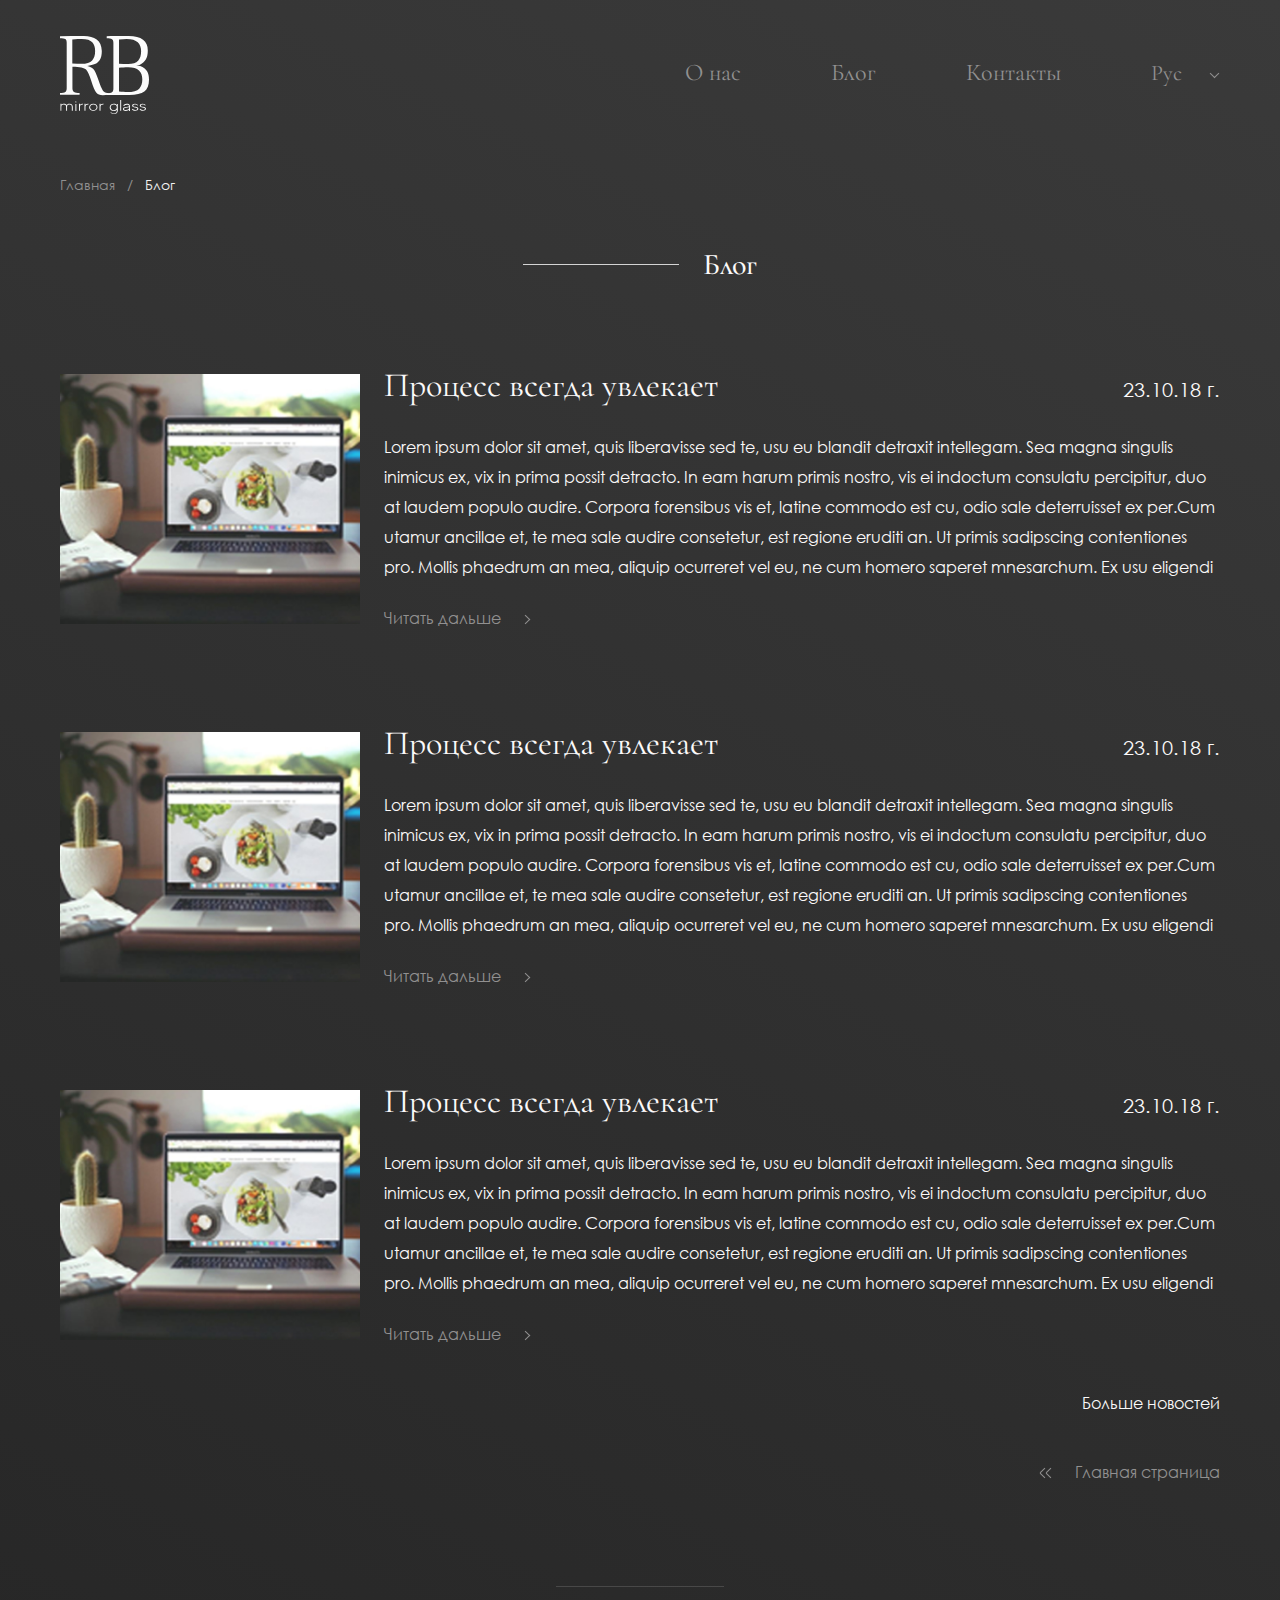
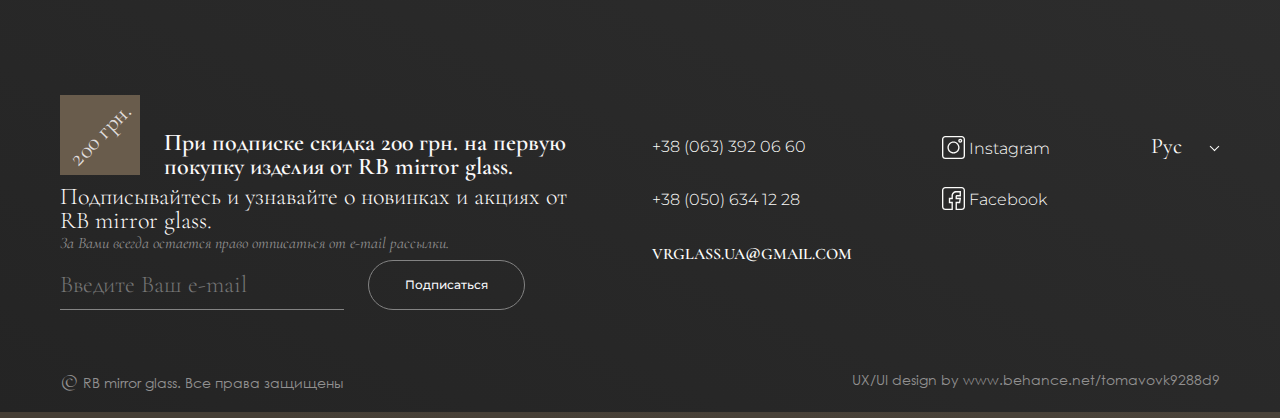
<file: blog.html>
﻿<!DOCTYPE html>
<html lang="ru">
<head>

	<meta name="viewport" content="width=device-width, initial-scale=1">
	<meta http-equiv="Content-Type" content="text/html; charset=utf-8" />
    <meta content="" name="keywords" />
    <meta content="" name="description" />

    <title>Page Title</title>

    <link rel="icon" href="favicon.ico" />
    <link rel="apple-touch-icon" sizes="180x180" href="images/apple-touch-icon.png">
    <link rel="icon" type="image/png" sizes="32x32" href="images/favicon-32x32.png">
    <link rel="icon" type="image/png" sizes="16x16" href="images/favicon-16x16.png">
    <link rel="manifest" href="site.webmanifest">
    <link rel="mask-icon" href="images/safari-pinned-tab.svg" color="#000000">
    <meta name="msapplication-TileColor" content="#000000">
    <meta name="theme-color" content="#000000">
    
    <link rel="stylesheet" href="css/style.css" />
	<link rel="stylesheet" type="text/css" href="fonts/CenturyGothic.css" />
	<link href="https://fonts.googleapis.com/css?family=Cormorant+Garamond:300,400,400i,500i,600&amp;subset=cyrillic" rel="stylesheet">
	<link href="https://fonts.googleapis.com/css?family=Montserrat:100,300,400,500&amp;subset=cyrillic" rel="stylesheet">

    <script src="https://ajax.googleapis.com/ajax/libs/jquery/3.3.1/jquery.min.js"></script>
    <script>window.jQuery || document.write('<script src="js/lib/jquery-3.3.1.min.js"><\/script>')</script>
    <script src="js/scripts.js"></script>
    
</head>
<body>
        
	<!-- wrapper -->
	<div class="wrapper">
	            
	    <!-- header wrapper -->
	    <header class="main">
		    <div class="inner-block clearfix">

			    <div class="logo left">
                    <a href="#">
                        <img src="images/logo2.svg" alt="">
                    </a>
                </div>

                <div class="burger right">
                    <span></span>
                    <span></span>
                    <span></span>
                </div>

                <!-- menu -->
                <div class="menu">

                    <div class="burger">
                        <span></span>
                        <span></span>
                        <span></span>
                    </div>

                    <ul class="menu-catalog">
                        <li>
                            <a href="javascript:void(0)">Зеркала</a>
                            <ul>
                                <li>
                                    <a href="javascript:void(0)">Vishivanka</a>
                                    <ul>
                                        <li><a href="#">Obereg</a></li>
                                        <li><a href="#">Cvetok</a></li>
                                        <li><a href="#">Uzor</a></li>
                                    </ul>
                                </li>
                                <li><a href="#">Bevels</a></li>
                                <li><a href="#">Diadema</a></li>
                                <li><a href="#">Malleus</a></li>
                                <li><a href="#">Mirror</a></li>
                                <li><a href="#">Rombus</a></li>
                                <li><a href="#">Rosmo</a></li>
                                <li><a href="#">Atis</a></li>
                            </ul>
                        </li>
                        <li>
                            <a href="#">Стекло</a>
                        </li>
                        <li>
                            <a href="#">Серебро</a>
                        </li>
                        <li>
                            <a href="javascript:void(0)">Резьба</a>
                            <ul>
                                <li><a href="#">Vishivanka</a></li>
                                <li><a href="#">Bevels</a></li>
                                <li><a href="#">Diadema</a></li>
                                <li><a href="#">Malleus</a></li>
                                <li><a href="#">Mirror</a></li>
                                <li><a href="#">Rombus</a></li>
                                <li><a href="#">Rosmo</a></li>
                                <li><a href="#">Atis</a></li>
                            </ul>
                        </li>
                        <li>
                            <a href="#">Витражи</a>
                        </li>
                        <li>
                            <a href="#">Эгломезе</a>
                        </li>
                        <li>
                            <a href="javascript:void(0)">Обереги</a>
                            <ul>
                                <li><a href="#">Vishivanka</a></li>
                                <li><a href="#">Bevels</a></li>
                                <li><a href="#">Diadema</a></li>
                                <li><a href="#">Malleus</a></li>
                                <li><a href="#">Mirror</a></li>
                                <li><a href="#">Rombus</a></li>
                                <li><a href="#">Rosmo</a></li>
                                <li><a href="#">Atis</a></li>
                            </ul>
                        </li>
                        <li>
                            <a href="#">Скидки</a>
                        </li>
                    </ul>

                    <nav>
                        <ul>
                            <li><a href="#">О нас</a></li>
                            <li><a href="#">Блог</a></li>
                            <li><a href="#">Контакты</a></li>
                        </ul>
                    </nav>
                    
                    <div class="social">
                        <a href="#">
                            <img src="images/instagram.svg" alt="">
                        </a>
                        <a href="#">
                            <img src="images/facebook.svg" alt="">
                        </a>
                        <a href="#"></a>
                    </div>

                    <div class="lang">
                        <div class="selected">Рус</div>
                        <ul>
                            <li><a href="#">Ukr</a></li>
                            <li><a href="#">Eng</a></li>
                            <li><a href="#">Deu</a></li>
                        </ul>
                    </div>

                </div>
                <!-- end menu -->

		    </div>
	    </header>
	    <!-- end header wrapper -->
	    
	    <!-- content wrapper -->
	    <section class="content-wrapper">
		    <div class="inner-block">

                <!-- breadcrumbs -->
                <ul class="breadcrumbs">
                    <li><a href="#">Главная</a></li>
                    <li>/</li>
                    <li>Блог</li>
                </ul>
                <!-- end breadcrumbs -->

                <!-- blog section -->
                <section class="blog-section clearfix">

                    <div class="title-line">
                        <span>Блог</span>
                    </div>

                    <div class="blog-block">
                        <div class="image">
                            <img src="images/article-img.jpg" alt="">
                        </div>
                        <div class="info">
                            <header>
                                <h2>Процесс  всегда увлекает</h2>
                                <div class="time">23.10.18 г.</div>
                            </header>
                            <div class="excerpt">Lorem ipsum dolor sit amet, quis liberavisse sed te, usu eu blandit detraxit intellegam. Sea magna singulis inimicus ex, vix in prima possit detracto. In eam harum primis nostro, vis ei indoctum consulatu percipitur, duo at laudem populo audire. Corpora forensibus vis et, latine commodo est cu, odio sale deterruisset ex per.Cum utamur ancillae et, te mea sale audire consetetur, est regione eruditi an. Ut primis sadipscing contentiones pro. Mollis phaedrum an mea, aliquip ocurreret vel eu, ne cum homero saperet mnesarchum. Ex usu eligendi detraxit, cu eum exerci invenire referrentur. His viris feugait ea. Lorem ipsum dolor sit amet, quis liberavisse sed te, usu eu blandit detraxit intellegam. Sea magna singulis inimicus ex, vix in prima possit detracto. In eam harum primis nostro, vis ei indoctum consulatu percipitur, duo at laudem populo audire. Corpora forensibus vis et, latine commodo est cu, odio sale deterruisset ex per.Cum utamur ancillae et, te mea sale audire consetetur, est regione eruditi an. Ut primis sadipscing contentiones pro. Mollis phaedrum an mea, aliquip ocurreret vel eu, ne cum homero saperet mnesarchum. Ex usu eligendi detraxit, cu eum exerci invenire referrentur. His viris feugait ea.</div>
                            <footer>
                                <a href="#">Читать дальше</a>
                                <div class="time">23.10.18 г.</div>
                            </footer>
                        </div>
                    </div>

                    <div class="blog-block">
                        <div class="image">
                            <img src="images/article-img.jpg" alt="">
                        </div>
                        <div class="info">
                            <header>
                                <h2>Процесс  всегда увлекает</h2>
                                <div class="time">23.10.18 г.</div>
                            </header>
                            <div class="excerpt">Lorem ipsum dolor sit amet, quis liberavisse sed te, usu eu blandit detraxit intellegam. Sea magna singulis inimicus ex, vix in prima possit detracto. In eam harum primis nostro, vis ei indoctum consulatu percipitur, duo at laudem populo audire. Corpora forensibus vis et, latine commodo est cu, odio sale deterruisset ex per.Cum utamur ancillae et, te mea sale audire consetetur, est regione eruditi an. Ut primis sadipscing contentiones pro. Mollis phaedrum an mea, aliquip ocurreret vel eu, ne cum homero saperet mnesarchum. Ex usu eligendi detraxit, cu eum exerci invenire referrentur. His viris feugait ea. Lorem ipsum dolor sit amet, quis liberavisse sed te, usu eu blandit detraxit intellegam. Sea magna singulis inimicus ex, vix in prima possit detracto. In eam harum primis nostro, vis ei indoctum consulatu percipitur, duo at laudem populo audire. Corpora forensibus vis et, latine commodo est cu, odio sale deterruisset ex per.Cum utamur ancillae et, te mea sale audire consetetur, est regione eruditi an. Ut primis sadipscing contentiones pro. Mollis phaedrum an mea, aliquip ocurreret vel eu, ne cum homero saperet mnesarchum. Ex usu eligendi detraxit, cu eum exerci invenire referrentur. His viris feugait ea.</div>
                            <footer>
                                <a href="#">Читать дальше</a>
                                <div class="time">23.10.18 г.</div>
                            </footer>
                        </div>
                    </div>

                    <div class="blog-block">
                        <div class="image">
                            <img src="images/article-img.jpg" alt="">
                        </div>
                        <div class="info">
                            <header>
                                <h2>Процесс  всегда увлекает</h2>
                                <div class="time">23.10.18 г.</div>
                            </header>
                            <div class="excerpt">Lorem ipsum dolor sit amet, quis liberavisse sed te, usu eu blandit detraxit intellegam. Sea magna singulis inimicus ex, vix in prima possit detracto. In eam harum primis nostro, vis ei indoctum consulatu percipitur, duo at laudem populo audire. Corpora forensibus vis et, latine commodo est cu, odio sale deterruisset ex per.Cum utamur ancillae et, te mea sale audire consetetur, est regione eruditi an. Ut primis sadipscing contentiones pro. Mollis phaedrum an mea, aliquip ocurreret vel eu, ne cum homero saperet mnesarchum. Ex usu eligendi detraxit, cu eum exerci invenire referrentur. His viris feugait ea. Lorem ipsum dolor sit amet, quis liberavisse sed te, usu eu blandit detraxit intellegam. Sea magna singulis inimicus ex, vix in prima possit detracto. In eam harum primis nostro, vis ei indoctum consulatu percipitur, duo at laudem populo audire. Corpora forensibus vis et, latine commodo est cu, odio sale deterruisset ex per.Cum utamur ancillae et, te mea sale audire consetetur, est regione eruditi an. Ut primis sadipscing contentiones pro. Mollis phaedrum an mea, aliquip ocurreret vel eu, ne cum homero saperet mnesarchum. Ex usu eligendi detraxit, cu eum exerci invenire referrentur. His viris feugait ea.</div>
                            <footer>
                                <a href="#">Читать дальше</a>
                                <div class="time">23.10.18 г.</div>
                            </footer>
                        </div>
                    </div>

                </section>
                <!-- end blog section -->

                <!-- show more -->
                <div class="show-more">
                    <a href="#">Больше новостей</a>
                </div>

                <!-- end show more -->

                <!-- breadcrumbs bottom -->
                <ul class="breadcrumbs-bottom">
                    <li><a href="#"><span></span><span></span>Главная страница</a></li>
                </ul>
                <!-- end breadcrumbs bottom -->

                <hr>

		    </div>
	    </section>
	    <!-- end content wrapper -->

        <!-- footer wrapper -->
        <footer class="main">
            <div class="inner-block">

                <div class="footer-top">

                    <div class="subscription">
                        <div class="sticker left">
                            <span>200 грн.</span>
                        </div>
                        <div class="title">При подписке скидка 200 грн. на первую покупку изделия от <span>RB mirror glass</span>.</div>
                        <div class="subtitle">Подписывайтесь и узнавайте о новинках и акциях от <span>RB mirror glass</span>.</div>
                        <div class="desc">За Вами всегда остается право отписаться от e-mail рассылки.</div>
                        <form action="#">
                            <input type="email" placeholder="Введите Ваш e-mail">
                            <input type="submit" value="Подписаться">
                        </form>
                    </div>

                    <div class="right-block">
                        <div class="contacts">
                            <a href="tel:+380633920660">+38 (063) 392 06 60</a>
                            <br>
                            <a href="tel:+38(050)6341228">+38 (050) 634 12 28</a>
                            <br>
                            <a class="email" href="mailto:vrglass.ua@gmail.com ">VRGLASS.UA<span>@</span>GMAIL.COM</a>
                        </div>

                        <div class="social">
                            <a href="#">
                                <img src="images/instagram.svg" alt="">
                                <span>Instagram</span>
                            </a>
                            <br>
                            <a href="#">
                                <img src="images/facebook.svg" alt="">
                                <span>Facebook</span>
                            </a>
                        </div>

                        <div class="footer-lang">
                            <div class="lang">
                                <div class="selected">Рус</div>
                                <ul>
                                    <li><a href="#">Ukr</a></li>
                                    <li><a href="#">Eng</a></li>
                                    <li><a href="#">Deu</a></li>
                                </ul>
                            </div>
                        </div>
                    </div>

                </div>

                <div class="footer-bottom">
                    <div class="copyright"><span>©</span> RB mirror glass. Все права защищены</div>
                    <div class="designer">UX/UI design by <a href="#">www.behance.net/tomavovk9288d9</a></div>
                </div>

            </div>
        </footer>
        <!-- end footer wrapper -->

	</div>
	<!-- end wrapper -->
            
</body>
</html>
</file>
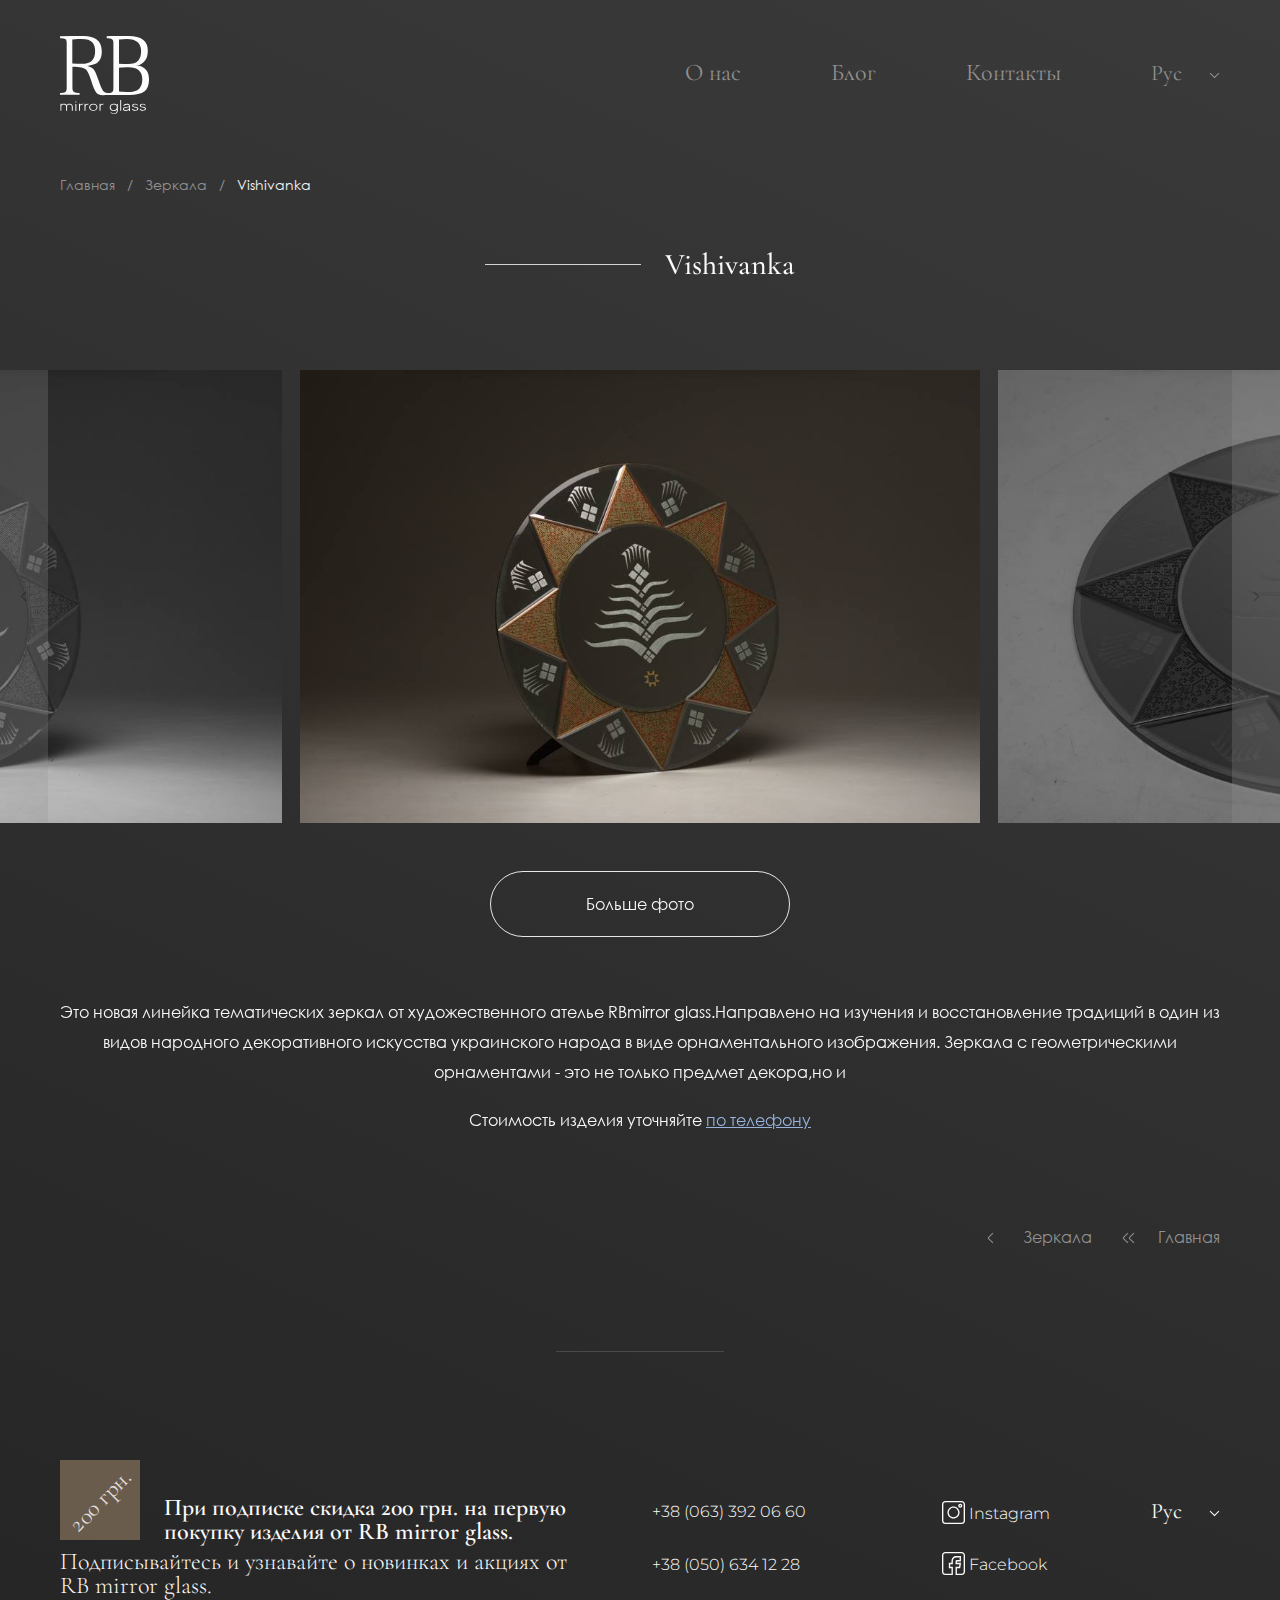
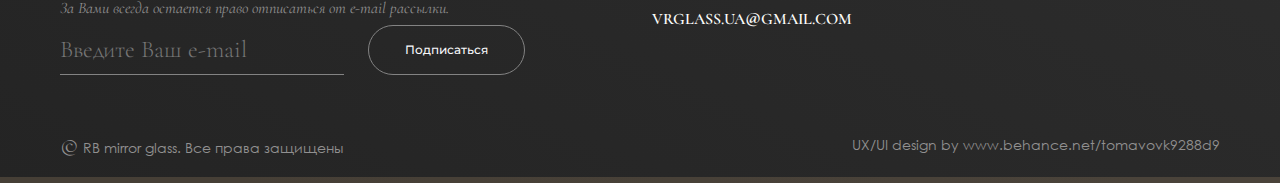
<file: categories.html>
﻿<!DOCTYPE html>
<html lang="ru">
<head>

    <meta name="viewport" content="width=device-width, initial-scale=1">
    <meta http-equiv="Content-Type" content="text/html; charset=utf-8" />
    <meta content="" name="keywords" />
    <meta content="" name="description" />

    <title>Page Title</title>

    <link rel="icon" href="favicon.ico" />
    <link rel="apple-touch-icon" sizes="180x180" href="images/apple-touch-icon.png">
    <link rel="icon" type="image/png" sizes="32x32" href="images/favicon-32x32.png">
    <link rel="icon" type="image/png" sizes="16x16" href="images/favicon-16x16.png">
    <link rel="manifest" href="site.webmanifest">
    <link rel="mask-icon" href="images/safari-pinned-tab.svg" color="#000000">
    <meta name="msapplication-TileColor" content="#000000">
    <meta name="theme-color" content="#000000">

    <link rel="stylesheet" href="css/style.css" />
    <link rel="stylesheet" type="text/css" href="fonts/CenturyGothic.css" />
    <link href="https://fonts.googleapis.com/css?family=Cormorant+Garamond:300,400,400i,500i,600&amp;subset=cyrillic" rel="stylesheet">
    <link href="https://fonts.googleapis.com/css?family=Montserrat:100,300,400,500&amp;subset=cyrillic" rel="stylesheet">

    <script src="https://ajax.googleapis.com/ajax/libs/jquery/3.3.1/jquery.min.js"></script>
    <script>window.jQuery || document.write('<script src="js/lib/jquery-3.3.1.min.js"><\/script>')</script>
    <script src="js/scripts.js"></script>

</head>
<body>
        
	<!-- wrapper -->
	<div class="wrapper">

        <!-- header wrapper -->
        <header class="main">
            <div class="inner-block clearfix">

                <div class="logo left">
                    <a href="#">
                        <img src="images/logo2.svg" alt="">
                    </a>
                </div>

                <div class="burger right">
                    <span></span>
                    <span></span>
                    <span></span>
                </div>

                <!-- menu -->
                <div class="menu">

                    <div class="burger">
                        <span></span>
                        <span></span>
                        <span></span>
                    </div>

                    <ul class="menu-catalog">
                        <li>
                            <a href="javascript:void(0)">Зеркала</a>
                            <ul>
                                <li>
                                    <a href="javascript:void(0)">Vishivanka</a>
                                    <ul>
                                        <li><a href="#">Obereg</a></li>
                                        <li><a href="#">Cvetok</a></li>
                                        <li><a href="#">Uzor</a></li>
                                    </ul>
                                </li>
                                <li><a href="#">Bevels</a></li>
                                <li><a href="#">Diadema</a></li>
                                <li><a href="#">Malleus</a></li>
                                <li><a href="#">Mirror</a></li>
                                <li><a href="#">Rombus</a></li>
                                <li><a href="#">Rosmo</a></li>
                                <li><a href="#">Atis</a></li>
                            </ul>
                        </li>
                        <li>
                            <a href="#">Стекло</a>
                        </li>
                        <li>
                            <a href="#">Серебро</a>
                        </li>
                        <li>
                            <a href="javascript:void(0)">Резьба</a>
                            <ul>
                                <li><a href="#">Vishivanka</a></li>
                                <li><a href="#">Bevels</a></li>
                                <li><a href="#">Diadema</a></li>
                                <li><a href="#">Malleus</a></li>
                                <li><a href="#">Mirror</a></li>
                                <li><a href="#">Rombus</a></li>
                                <li><a href="#">Rosmo</a></li>
                                <li><a href="#">Atis</a></li>
                            </ul>
                        </li>
                        <li>
                            <a href="#">Витражи</a>
                        </li>
                        <li>
                            <a href="#">Эгломезе</a>
                        </li>
                        <li>
                            <a href="javascript:void(0)">Обереги</a>
                            <ul>
                                <li><a href="#">Vishivanka</a></li>
                                <li><a href="#">Bevels</a></li>
                                <li><a href="#">Diadema</a></li>
                                <li><a href="#">Malleus</a></li>
                                <li><a href="#">Mirror</a></li>
                                <li><a href="#">Rombus</a></li>
                                <li><a href="#">Rosmo</a></li>
                                <li><a href="#">Atis</a></li>
                            </ul>
                        </li>
                        <li>
                            <a href="#">Скидки</a>
                        </li>
                    </ul>

                    <nav>
                        <ul>
                            <li><a href="#">О нас</a></li>
                            <li><a href="#">Блог</a></li>
                            <li><a href="#">Контакты</a></li>
                        </ul>
                    </nav>

                    <div class="social">
                        <a href="#">
                            <img src="images/instagram.svg" alt="">
                        </a>
                        <a href="#">
                            <img src="images/facebook.svg" alt="">
                        </a>
                        <a href="#"></a>
                    </div>

                    <div class="lang">
                        <div class="selected">Рус</div>
                        <ul>
                            <li><a href="#">Ukr</a></li>
                            <li><a href="#">Eng</a></li>
                            <li><a href="#">Deu</a></li>
                        </ul>
                    </div>

                </div>
                <!-- end menu -->

            </div>
        </header>
        <!-- end header wrapper -->
	    
	    <!-- content wrapper -->
	    <section class="content-wrapper">
		    <div class="inner-block">

                <!-- breadcrumbs -->
                <ul class="breadcrumbs">
                    <li><a href="#">Главная</a></li>
                    <li>/</li>
                    <li><a href="#">Зеркала</a></li>
                    <li>/</li>
                    <li>Vishivanka</li>
                </ul>
                <!-- end breadcrumbs -->

		    </div>

            <!-- slider section -->
            <section class="slider-section">

                <div class="slider usual">
                    <div class="slider-item">
                        <div class="title-line">
                            <span>Vishivanka</span>
                        </div>
                        <div class="image"><a href="#"><img class="sl_img" src="images/slm1.jpg" alt=""></a></div>
                        <div class="info">
                            <a href="#" class="button">Больше фото</a>
                            <p>Это новая линейка тематических зеркал от художественного ателье RBmirror glass.Направлено на изучения и восстановление традиций в один из видов народного декоративного искусства украинского народа в виде орнаментального изображения. Зеркала с геометрическими орнаментами - это не только предмет декора,но и </p>
                            <p>Стоимость изделия уточняйте <a href="#">по телефону</a></p>
                        </div>
                    </div>
                    <div class="slider-item">
                        <div class="title-line">
                            <span>Vishivanka</span>
                        </div>
                        <div class="image"><a href="#"><img class="sl_img" src="images/slm2.jpg" alt=""></a></div>
                        <div class="info">
                            <a href="#" class="button">Больше фото</a>
                            <p>Это новая линейка тематических зеркал от художественного ателье RBmirror glass.Направлено на изучения и восстановление традиций в один из видов народного декоративного искусства украинского народа в виде орнаментального изображения. Зеркала с геометрическими орнаментами - это не только предмет декора,но и </p>
                            <p>Стоимость изделия уточняйте <a href="#">по телефону</a></p>
                        </div>
                    </div>
                    <div class="slider-item">
                        <div class="title-line">
                            <span>Vishivanka</span>
                        </div>
                        <div class="image"><a href="#"><img class="sl_img" src="images/slm1.jpg" alt=""></a></div>
                        <div class="info">
                            <a href="#" class="button">Больше фото</a>
                            <p>Это новая линейка тематических зеркал от художественного ателье RBmirror glass.Направлено на изучения и восстановление традиций в один из видов народного декоративного искусства украинского народа в виде орнаментального изображения. Зеркала с геометрическими орнаментами - это не только предмет декора,но и </p>
                            <p>Стоимость изделия уточняйте <a href="#">по телефону</a></p>
                        </div>
                    </div>
                    <div class="slider-item">
                        <div class="title-line">
                            <span>Vishivanka</span>
                        </div>
                        <div class="image"><a href="#"><img class="sl_img" src="images/slm3.jpg" alt=""></a></div>
                        <div class="info">
                            <a href="#" class="button">Больше фото</a>
                            <p>Это новая линейка тематических зеркал от художественного ателье RBmirror glass.Направлено на изучения и восстановление традиций в один из видов народного декоративного искусства украинского народа в виде орнаментального изображения. Зеркала с геометрическими орнаментами - это не только предмет декора,но и </p>
                            <p>Стоимость изделия уточняйте <a href="#">по телефону</a></p>
                        </div>
                    </div>
                    <div class="slider-item">
                        <div class="title-line">
                            <span>Vishivanka</span>
                        </div>
                        <div class="image"><a href="#"><img class="sl_img" src="images/slm1.jpg" alt=""></a></div>
                        <div class="info">
                            <a href="#" class="button">Больше фото</a>
                            <p>Это новая линейка тематических зеркал от художественного ателье RBmirror glass.Направлено на изучения и восстановление традиций в один из видов народного декоративного искусства украинского народа в виде орнаментального изображения. Зеркала с геометрическими орнаментами - это не только предмет декора,но и </p>
                            <p>Стоимость изделия уточняйте <a href="#">по телефону</a></p>
                        </div>
                    </div>
                    <div class="slider-item">
                        <div class="title-line">
                            <span>Vishivanka</span>
                        </div>
                        <div class="image"><a href="#"><img class="sl_img" src="images/slm4.jpg" alt=""></a></div>
                        <div class="info">
                            <a href="#" class="button">Больше фото</a>
                            <p>Это новая линейка тематических зеркал от художественного ателье RBmirror glass.Направлено на изучения и восстановление традиций в один из видов народного декоративного искусства украинского народа в виде орнаментального изображения. Зеркала с геометрическими орнаментами - это не только предмет декора,но и </p>
                            <p>Стоимость изделия уточняйте <a href="#">по телефону</a></p>
                        </div>
                    </div>
                    <div class="slider-item">
                        <div class="title-line">
                            <span>Vishivanka</span>
                        </div>
                        <div class="image"><a href="#"><img class="sl_img" src="images/slm1.jpg" alt=""></a></div>
                        <div class="info">
                            <a href="#" class="button">Больше фото</a>
                            <p>Это новая линейка тематических зеркал от художественного ателье RBmirror glass.Направлено на изучения и восстановление традиций в один из видов народного декоративного искусства украинского народа в виде орнаментального изображения. Зеркала с геометрическими орнаментами - это не только предмет декора,но и </p>
                            <p>Стоимость изделия уточняйте <a href="#">по телефону</a></p>
                        </div>
                    </div>
                    <div class="slider-item">
                        <div class="title-line">
                            <span>Vishivanka</span>
                        </div>
                        <div class="image"><a href="#"><img class="sl_img" src="images/slm5.jpg" alt=""></a></div>
                        <div class="info">
                            <a href="#" class="button">Больше фото</a>
                            <p>Это новая линейка тематических зеркал от художественного ателье RBmirror glass.Направлено на изучения и восстановление традиций в один из видов народного декоративного искусства украинского народа в виде орнаментального изображения. Зеркала с геометрическими орнаментами - это не только предмет декора,но и </p>
                            <p>Стоимость изделия уточняйте <a href="#">по телефону</a></p>
                        </div>
                    </div>
                    <div class="slider-item">
                        <div class="title-line">
                            <span>Vishivanka</span>
                        </div>
                        <div class="image"><a href="#"><img class="sl_img" src="images/slm1.jpg" alt=""></a></div>
                        <div class="info">
                            <a href="#" class="button">Больше фото</a>
                            <p>Это новая линейка тематических зеркал от художественного ателье RBmirror glass.Направлено на изучения и восстановление традиций в один из видов народного декоративного искусства украинского народа в виде орнаментального изображения. Зеркала с геометрическими орнаментами - это не только предмет декора,но и </p>
                            <p>Стоимость изделия уточняйте <a href="#">по телефону</a></p>
                        </div>
                    </div>
                </div>

                <div class="inner-block">
                    <!-- breadcrumbs bottom -->
                    <ul class="breadcrumbs-bottom">
                        <li><a href="#"><span></span><span></span>Главная</a></li>
                        <li><a href="#"><span></span>Зеркала</a></li>
                    </ul>
                    <!-- end breadcrumbs bottom -->
                </div>

            </section>
            <!-- end slider section -->

            <hr>

	    </section>
	    <!-- end content wrapper -->

        <!-- footer wrapper -->
        <footer class="main">
            <div class="inner-block">

                <div class="footer-top">

                    <div class="subscription">
                        <div class="sticker left">
                            <span>200 грн.</span>
                        </div>
                        <div class="title">При подписке скидка 200 грн. на первую покупку изделия от <span>RB mirror glass</span>.</div>
                        <div class="subtitle">Подписывайтесь и узнавайте о новинках и акциях от <span>RB mirror glass</span>.</div>
                        <div class="desc">За Вами всегда остается право отписаться от e-mail рассылки.</div>
                        <form action="#">
                            <input type="email" placeholder="Введите Ваш e-mail">
                            <input type="submit" value="Подписаться">
                        </form>
                    </div>

                    <div class="right-block">
                        <div class="contacts">
                            <a href="tel:+380633920660">+38 (063) 392 06 60</a>
                            <br>
                            <a href="tel:+38(050)6341228">+38 (050) 634 12 28</a>
                            <br>
                            <a class="email" href="mailto:vrglass.ua@gmail.com ">VRGLASS.UA<span>@</span>GMAIL.COM</a>
                        </div>

                        <div class="social">
                            <a href="#">
                                <img src="images/instagram.svg" alt="">
                                <span>Instagram</span>
                            </a>
                            <br>
                            <a href="#">
                                <img src="images/facebook.svg" alt="">
                                <span>Facebook</span>
                            </a>
                        </div>

                        <div class="footer-lang">
                            <div class="lang">
                                <div class="selected">Рус</div>
                                <ul>
                                    <li><a href="#">Ukr</a></li>
                                    <li><a href="#">Eng</a></li>
                                    <li><a href="#">Deu</a></li>
                                </ul>
                            </div>
                        </div>
                    </div>

                </div>

                <div class="footer-bottom">
                    <div class="copyright"><span>©</span> RB mirror glass. Все права защищены</div>
                    <div class="designer">UX/UI design by <a href="#">www.behance.net/tomavovk9288d9</a></div>
                </div>

            </div>
        </footer>
        <!-- end footer wrapper -->

        <div class="overlay"></div>

        <div class="popup" id="popup1">
            <h2>Благодарим за подписку на RB mirror glass!</h2>
            <p>Мы сообщим Вам о новинках, скидках и <br>акционных предложениях.</p>
            <div class="subtitle">Вы также получаете скидку 200 грн <br>на первую покупку изделия от <br>RB mirror  glass*</div>
            <div class="desc">*Скидка действительна в течение 2-х недель после подписки</div>
        </div>

        <div class="burger-overlay"></div>

	</div>
	<!-- end wrapper -->

    <script src="js/lib/slick.min.js"></script>
    <script src="js/slick-js.js"></script>
            
</body>
</html>
</file>
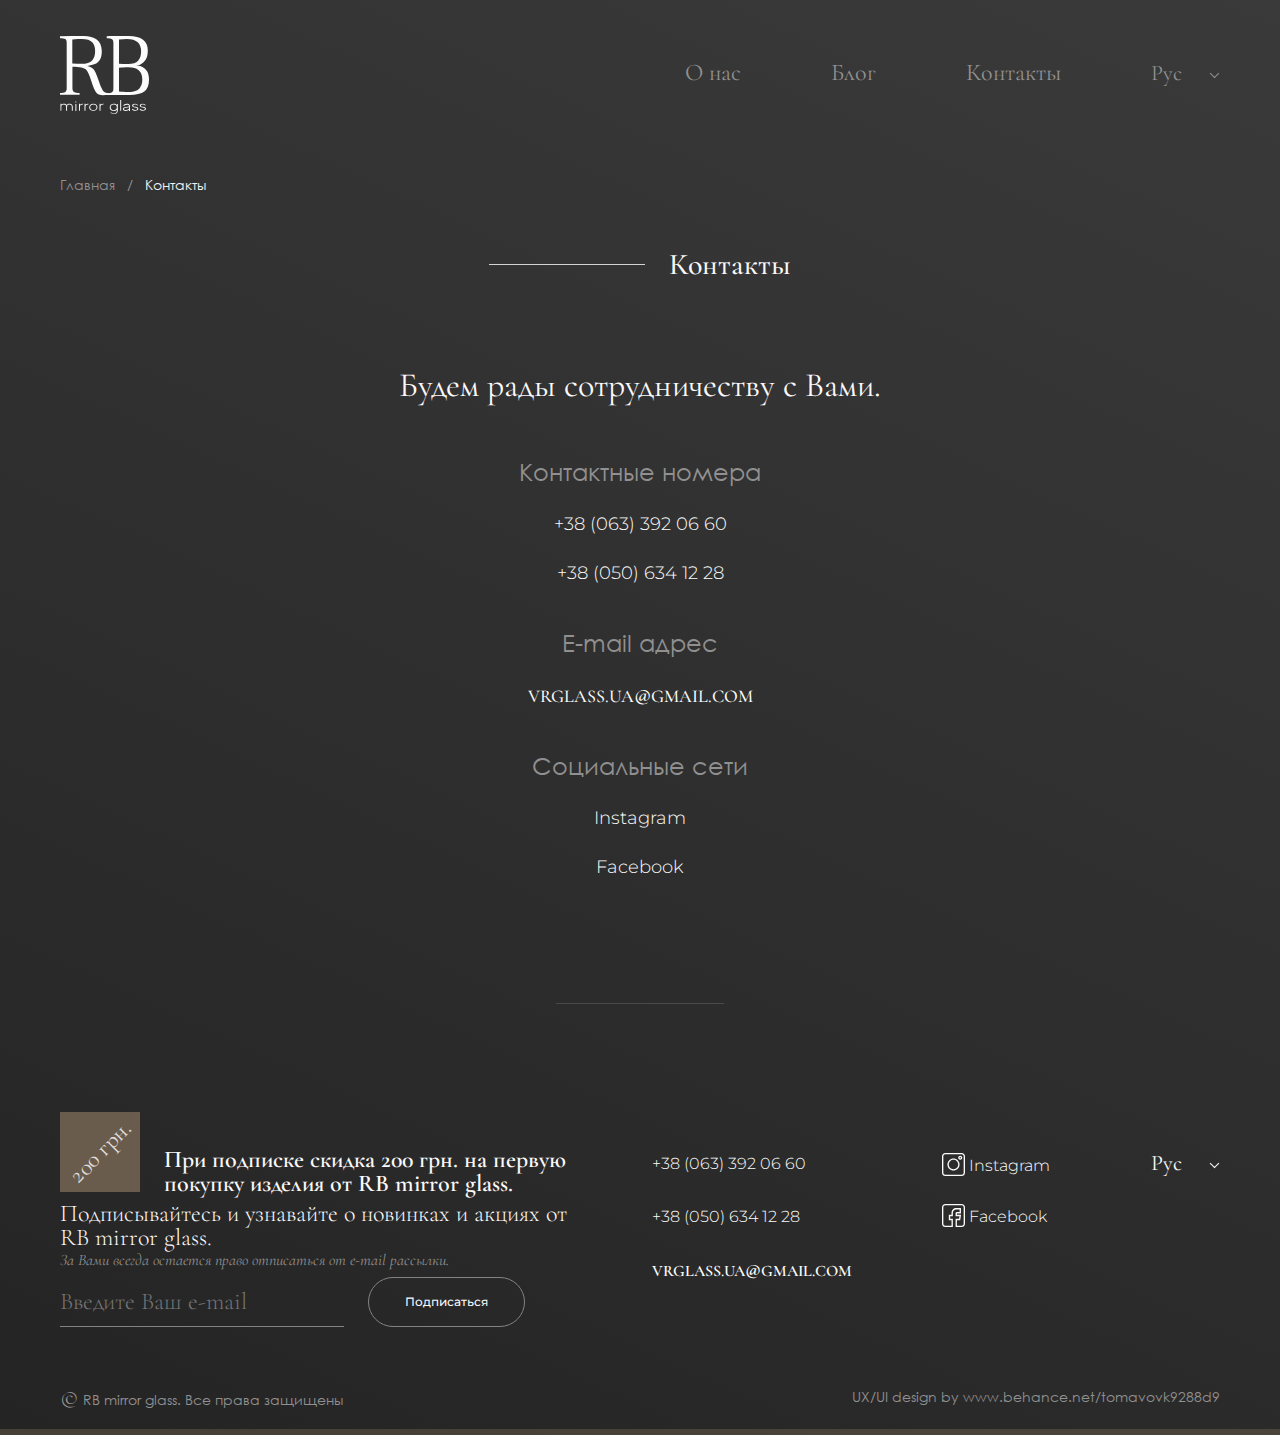
<file: contacts.html>
﻿<!DOCTYPE html>
<html lang="ru">
<head>

	<meta name="viewport" content="width=device-width, initial-scale=1">
	<meta http-equiv="Content-Type" content="text/html; charset=utf-8" />
    <meta content="" name="keywords" />
    <meta content="" name="description" />

    <title>Page Title</title>

    <link rel="icon" href="favicon.ico" />
    <link rel="apple-touch-icon" sizes="180x180" href="images/apple-touch-icon.png">
    <link rel="icon" type="image/png" sizes="32x32" href="images/favicon-32x32.png">
    <link rel="icon" type="image/png" sizes="16x16" href="images/favicon-16x16.png">
    <link rel="manifest" href="site.webmanifest">
    <link rel="mask-icon" href="images/safari-pinned-tab.svg" color="#000000">
    <meta name="msapplication-TileColor" content="#000000">
    <meta name="theme-color" content="#000000">
    
    <link rel="stylesheet" href="css/style.css" />
	<link rel="stylesheet" type="text/css" href="fonts/CenturyGothic.css" />
	<link href="https://fonts.googleapis.com/css?family=Cormorant+Garamond:300,400,400i,500i,600&amp;subset=cyrillic" rel="stylesheet">
	<link href="https://fonts.googleapis.com/css?family=Montserrat:100,300,400,500&amp;subset=cyrillic" rel="stylesheet">

    <script src="https://ajax.googleapis.com/ajax/libs/jquery/3.3.1/jquery.min.js"></script>
    <script>window.jQuery || document.write('<script src="js/lib/jquery-3.3.1.min.js"><\/script>')</script>
    <script src="js/scripts.js"></script>
    
</head>
<body>
        
	<!-- wrapper -->
	<div class="wrapper">
	            
	    <!-- header wrapper -->
	    <header class="main">
		    <div class="inner-block clearfix">

			    <div class="logo left">
                    <a href="#">
                        <img src="images/logo2.svg" alt="">
                    </a>
                </div>

                <div class="burger right">
                    <span></span>
                    <span></span>
                    <span></span>
                </div>

                <!-- menu -->
                <div class="menu">

                    <div class="burger">
                        <span></span>
                        <span></span>
                        <span></span>
                    </div>

                    <ul class="menu-catalog">
                        <li>
                            <a href="javascript:void(0)">Зеркала</a>
                            <ul>
                                <li>
                                    <a href="javascript:void(0)">Vishivanka</a>
                                    <ul>
                                        <li><a href="#">Obereg</a></li>
                                        <li><a href="#">Cvetok</a></li>
                                        <li><a href="#">Uzor</a></li>
                                    </ul>
                                </li>
                                <li><a href="#">Bevels</a></li>
                                <li><a href="#">Diadema</a></li>
                                <li><a href="#">Malleus</a></li>
                                <li><a href="#">Mirror</a></li>
                                <li><a href="#">Rombus</a></li>
                                <li><a href="#">Rosmo</a></li>
                                <li><a href="#">Atis</a></li>
                            </ul>
                        </li>
                        <li>
                            <a href="#">Стекло</a>
                        </li>
                        <li>
                            <a href="#">Серебро</a>
                        </li>
                        <li>
                            <a href="javascript:void(0)">Резьба</a>
                            <ul>
                                <li><a href="#">Vishivanka</a></li>
                                <li><a href="#">Bevels</a></li>
                                <li><a href="#">Diadema</a></li>
                                <li><a href="#">Malleus</a></li>
                                <li><a href="#">Mirror</a></li>
                                <li><a href="#">Rombus</a></li>
                                <li><a href="#">Rosmo</a></li>
                                <li><a href="#">Atis</a></li>
                            </ul>
                        </li>
                        <li>
                            <a href="#">Витражи</a>
                        </li>
                        <li>
                            <a href="#">Эгломезе</a>
                        </li>
                        <li>
                            <a href="javascript:void(0)">Обереги</a>
                            <ul>
                                <li><a href="#">Vishivanka</a></li>
                                <li><a href="#">Bevels</a></li>
                                <li><a href="#">Diadema</a></li>
                                <li><a href="#">Malleus</a></li>
                                <li><a href="#">Mirror</a></li>
                                <li><a href="#">Rombus</a></li>
                                <li><a href="#">Rosmo</a></li>
                                <li><a href="#">Atis</a></li>
                            </ul>
                        </li>
                        <li>
                            <a href="#">Скидки</a>
                        </li>
                    </ul>

                    <nav>
                        <ul>
                            <li><a href="#">О нас</a></li>
                            <li><a href="#">Блог</a></li>
                            <li><a href="#">Контакты</a></li>
                        </ul>
                    </nav>
                    
                    <div class="social">
                        <a href="#">
                            <img src="images/instagram.svg" alt="">
                        </a>
                        <a href="#">
                            <img src="images/facebook.svg" alt="">
                        </a>
                        <a href="#"></a>
                    </div>

                    <div class="lang">
                        <div class="selected">Рус</div>
                        <ul>
                            <li><a href="#">Ukr</a></li>
                            <li><a href="#">Eng</a></li>
                            <li><a href="#">Deu</a></li>
                        </ul>
                    </div>

                </div>
                <!-- end menu -->

		    </div>
	    </header>
	    <!-- end header wrapper -->
	    
	    <!-- content wrapper -->
	    <section class="content-wrapper">
		    <div class="inner-block">

                <!-- breadcrumbs -->
                <ul class="breadcrumbs">
                    <li><a href="#">Главная</a></li>
                    <li>/</li>
                    <li>Контакты </li>
                </ul>
                <!-- end breadcrumbs -->

                <!-- contacts section -->
                <section class="contacts-section clearfix">

                    <div class="title-line">
                        <span>Контакты</span>
                    </div>

                    <h2>Будем рады сотрудничеству с Вами.</h2>

                    <div class="contact-block">
                        <div class="title">Контактные номера</div>
                        <p><a href="tel:+380633920660">+38 (063) 392 06 60</a></p>
                        <p><a href="tel:+38(050)6341228">+38 (050) 634 12 28</a></p>
                    </div>

                    <div class="contact-block">
                        <div class="title">E-mail адрес</div>
                        <p><a class="email" href="mailto:vrglass.ua@gmail.com ">VRGLASS.UA<span>@</span>GMAIL.COM</a></p>
                    </div>

                    <div class="contact-block">
                        <div class="title">Социальные сети</div>
                        <p><a href="#">Instagram</a></p>
                        <p><a href="#">Facebook</a></p>
                    </div>

                </section>
                <!-- end contacts section -->

                <hr>

		    </div>
	    </section>
	    <!-- end content wrapper -->

        <!-- footer wrapper -->
        <footer class="main">
            <div class="inner-block">

                <div class="footer-top">

                    <div class="subscription">
                        <div class="sticker left">
                            <span>200 грн.</span>
                        </div>
                        <div class="title">При подписке скидка 200 грн. на первую покупку изделия от <span>RB mirror glass</span>.</div>
                        <div class="subtitle">Подписывайтесь и узнавайте о новинках и акциях от <span>RB mirror glass</span>.</div>
                        <div class="desc">За Вами всегда остается право отписаться от e-mail рассылки.</div>
                        <form action="#">
                            <input type="email" placeholder="Введите Ваш e-mail">
                            <input type="submit" value="Подписаться">
                        </form>
                    </div>

                    <div class="right-block">
                        <div class="contacts">
                            <a href="tel:+380633920660">+38 (063) 392 06 60</a>
                            <br>
                            <a href="tel:+38(050)6341228">+38 (050) 634 12 28</a>
                            <br>
                            <a class="email" href="mailto:vrglass.ua@gmail.com ">VRGLASS.UA<span>@</span>GMAIL.COM</a>
                        </div>

                        <div class="social">
                            <a href="#">
                                <img src="images/instagram.svg" alt="">
                                <span>Instagram</span>
                            </a>
                            <br>
                            <a href="#">
                                <img src="images/facebook.svg" alt="">
                                <span>Facebook</span>
                            </a>
                        </div>

                        <div class="footer-lang">
                            <div class="lang">
                                <div class="selected">Рус</div>
                                <ul>
                                    <li><a href="#">Ukr</a></li>
                                    <li><a href="#">Eng</a></li>
                                    <li><a href="#">Deu</a></li>
                                </ul>
                            </div>
                        </div>
                    </div>

                </div>

                <div class="footer-bottom">
                    <div class="copyright"><span>©</span> RB mirror glass. Все права защищены</div>
                    <div class="designer">UX/UI design by <a href="#">www.behance.net/tomavovk9288d9</a></div>
                </div>

            </div>
        </footer>
        <!-- end footer wrapper -->

	</div>
	<!-- end wrapper -->
            
</body>
</html>
</file>
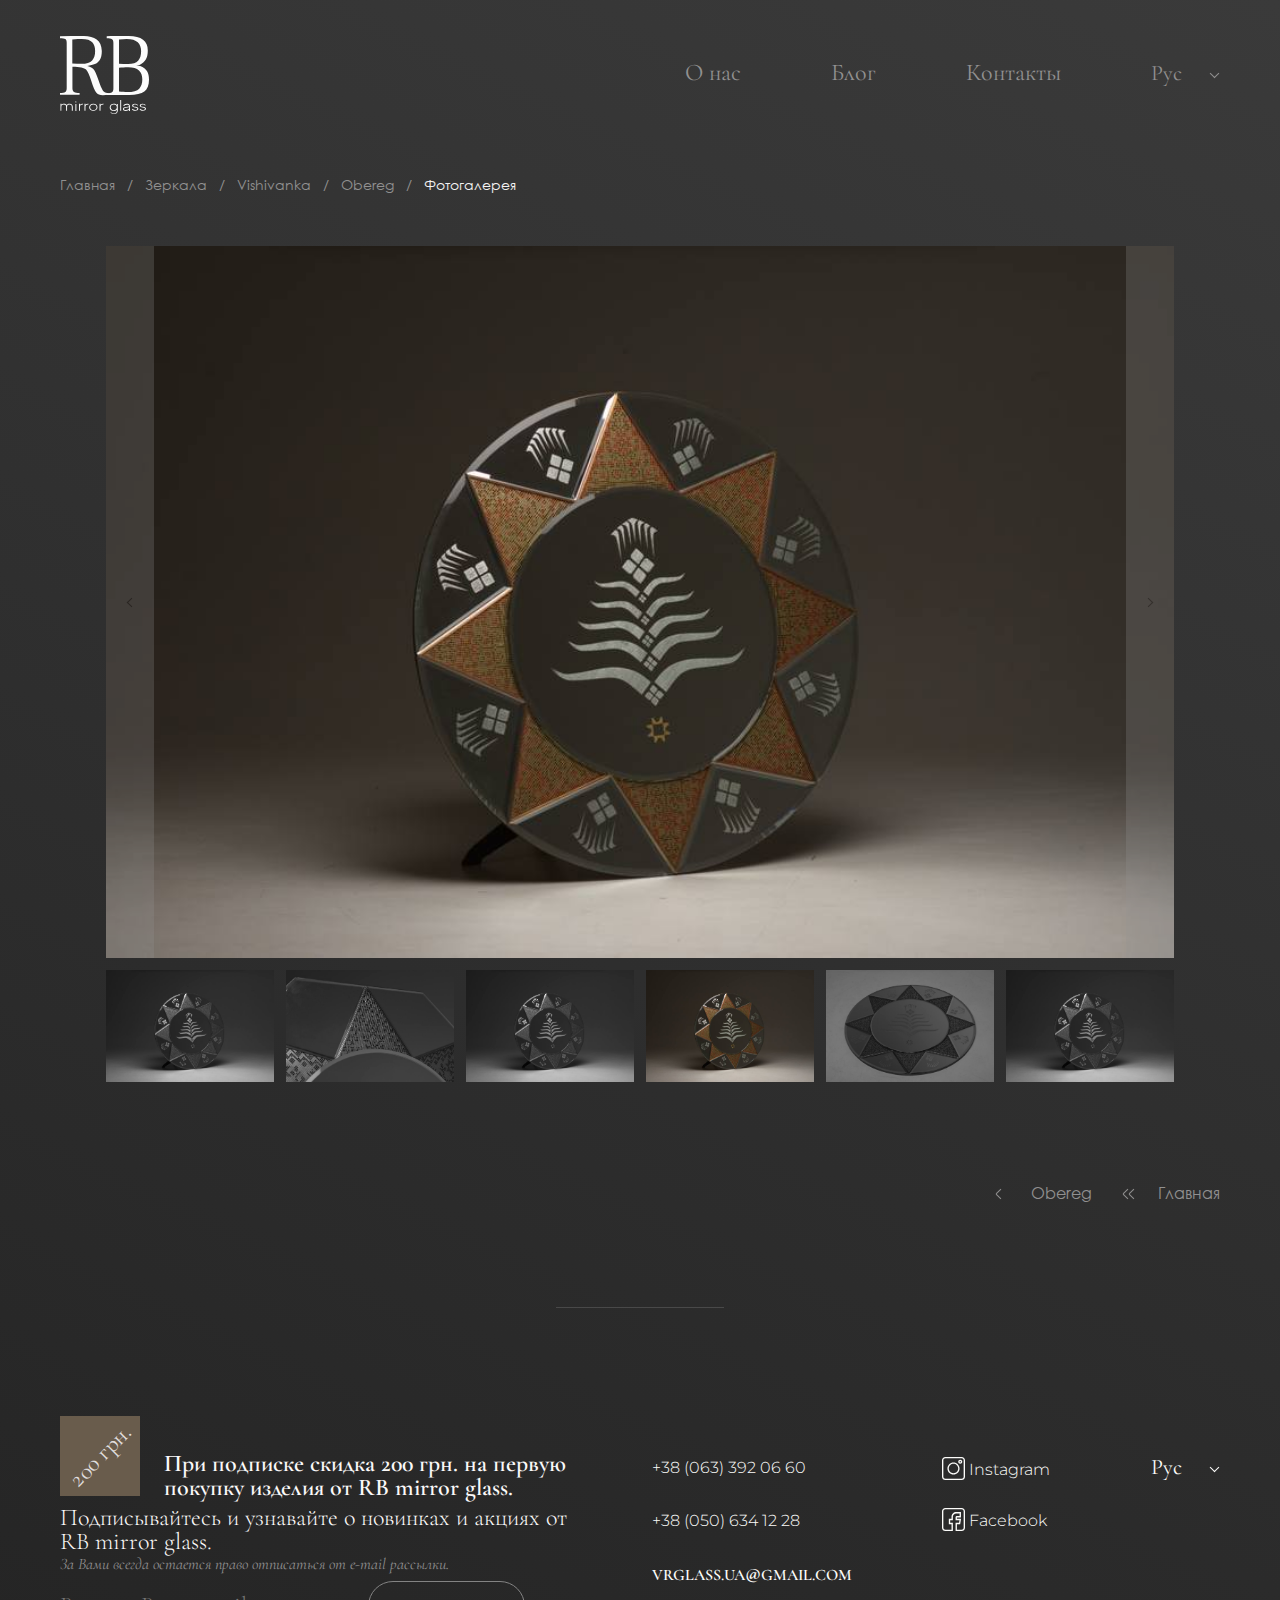
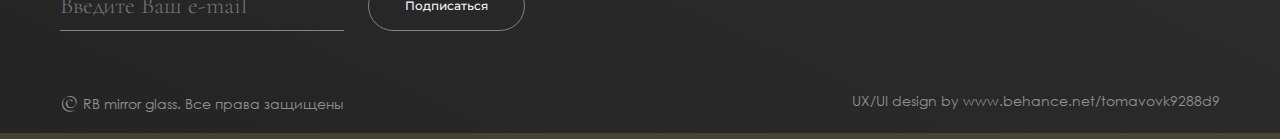
<file: product.html>
﻿<!DOCTYPE html>
<html lang="ru">
<head>

    <meta name="viewport" content="width=device-width, initial-scale=1">
    <meta http-equiv="Content-Type" content="text/html; charset=utf-8" />
    <meta content="" name="keywords" />
    <meta content="" name="description" />

    <title>Page Title</title>

    <link rel="icon" href="favicon.ico" />
    <link rel="apple-touch-icon" sizes="180x180" href="images/apple-touch-icon.png">
    <link rel="icon" type="image/png" sizes="32x32" href="images/favicon-32x32.png">
    <link rel="icon" type="image/png" sizes="16x16" href="images/favicon-16x16.png">
    <link rel="manifest" href="site.webmanifest">
    <link rel="mask-icon" href="images/safari-pinned-tab.svg" color="#000000">
    <meta name="msapplication-TileColor" content="#000000">
    <meta name="theme-color" content="#000000">

    <link rel="stylesheet" href="css/style.css" />
    <link rel="stylesheet" type="text/css" href="fonts/CenturyGothic.css" />
    <link href="https://fonts.googleapis.com/css?family=Cormorant+Garamond:300,400,400i,500i,600&amp;subset=cyrillic" rel="stylesheet">
    <link href="https://fonts.googleapis.com/css?family=Montserrat:100,300,400,500&amp;subset=cyrillic" rel="stylesheet">

    <script src="https://ajax.googleapis.com/ajax/libs/jquery/3.3.1/jquery.min.js"></script>
    <script>window.jQuery || document.write('<script src="js/lib/jquery-3.3.1.min.js"><\/script>')</script>
    <script src="js/scripts.js"></script>

</head>
<body>
        
	<!-- wrapper -->
	<div class="wrapper">

        <!-- header wrapper -->
        <header class="main">
            <div class="inner-block clearfix">

                <div class="logo left">
                    <a href="#">
                        <img src="images/logo2.svg" alt="">
                    </a>
                </div>

                <div class="burger right">
                    <span></span>
                    <span></span>
                    <span></span>
                </div>

                <!-- menu -->
                <div class="menu">

                    <div class="burger">
                        <span></span>
                        <span></span>
                        <span></span>
                    </div>

                    <ul class="menu-catalog">
                        <li>
                            <a href="javascript:void(0)">Зеркала</a>
                            <ul>
                                <li>
                                    <a href="javascript:void(0)">Vishivanka</a>
                                    <ul>
                                        <li><a href="#">Obereg</a></li>
                                        <li><a href="#">Cvetok</a></li>
                                        <li><a href="#">Uzor</a></li>
                                    </ul>
                                </li>
                                <li><a href="#">Bevels</a></li>
                                <li><a href="#">Diadema</a></li>
                                <li><a href="#">Malleus</a></li>
                                <li><a href="#">Mirror</a></li>
                                <li><a href="#">Rombus</a></li>
                                <li><a href="#">Rosmo</a></li>
                                <li><a href="#">Atis</a></li>
                            </ul>
                        </li>
                        <li>
                            <a href="#">Стекло</a>
                        </li>
                        <li>
                            <a href="#">Серебро</a>
                        </li>
                        <li>
                            <a href="javascript:void(0)">Резьба</a>
                            <ul>
                                <li><a href="#">Vishivanka</a></li>
                                <li><a href="#">Bevels</a></li>
                                <li><a href="#">Diadema</a></li>
                                <li><a href="#">Malleus</a></li>
                                <li><a href="#">Mirror</a></li>
                                <li><a href="#">Rombus</a></li>
                                <li><a href="#">Rosmo</a></li>
                                <li><a href="#">Atis</a></li>
                            </ul>
                        </li>
                        <li>
                            <a href="#">Витражи</a>
                        </li>
                        <li>
                            <a href="#">Эгломезе</a>
                        </li>
                        <li>
                            <a href="javascript:void(0)">Обереги</a>
                            <ul>
                                <li><a href="#">Vishivanka</a></li>
                                <li><a href="#">Bevels</a></li>
                                <li><a href="#">Diadema</a></li>
                                <li><a href="#">Malleus</a></li>
                                <li><a href="#">Mirror</a></li>
                                <li><a href="#">Rombus</a></li>
                                <li><a href="#">Rosmo</a></li>
                                <li><a href="#">Atis</a></li>
                            </ul>
                        </li>
                        <li>
                            <a href="#">Скидки</a>
                        </li>
                    </ul>

                    <nav>
                        <ul>
                            <li><a href="#">О нас</a></li>
                            <li><a href="#">Блог</a></li>
                            <li><a href="#">Контакты</a></li>
                        </ul>
                    </nav>

                    <div class="social">
                        <a href="#">
                            <img src="images/instagram.svg" alt="">
                        </a>
                        <a href="#">
                            <img src="images/facebook.svg" alt="">
                        </a>
                        <a href="#"></a>
                    </div>

                    <div class="lang">
                        <div class="selected">Рус</div>
                        <ul>
                            <li><a href="#">Ukr</a></li>
                            <li><a href="#">Eng</a></li>
                            <li><a href="#">Deu</a></li>
                        </ul>
                    </div>

                </div>
                <!-- end menu -->

            </div>
        </header>
        <!-- end header wrapper -->
	    
	    <!-- content wrapper -->
	    <section class="content-wrapper">
		    <div class="inner-block">

                <!-- breadcrumbs -->
                <ul class="breadcrumbs">
                    <li><a href="#">Главная</a></li>
                    <li>/</li>
                    <li><a href="#">Зеркала</a></li>
                    <li>/</li>
                    <li><a href="#">Vishivanka</a></li>
                    <li>/</li>
                    <li><a href="#">Obereg</a></li>
                    <li>/</li>
                    <li>Фотогалерея</li>
                </ul>
                <!-- end breadcrumbs -->

                <!-- slider section -->
                <section class="slider-section">

                    <div class="slider slider-for">
                        <div class="slider-item">
                            <div class="image"><img class="sl_img" src="images/slm1.jpg" alt=""></div>
                        </div>
                        <div class="slider-item">
                            <div class="image"><img class="sl_img" src="images/slm2.jpg" alt=""></div>
                        </div>
                        <div class="slider-item">
                            <div class="image"><img class="sl_img" src="images/slm1.jpg" alt=""></div>
                        </div>
                        <div class="slider-item">
                            <div class="image"><img class="sl_img" src="images/slm3.jpg" alt=""></div>
                        </div>
                        <div class="slider-item">
                            <div class="image"><img class="sl_img" src="images/slm1.jpg" alt=""></div>
                        </div>
                        <div class="slider-item">
                            <div class="image"><img class="sl_img" src="images/slm4.jpg" alt=""></div>
                        </div>
                        <div class="slider-item">
                            <div class="image"><img class="sl_img" src="images/slm1.jpg" alt=""></div>
                        </div>
                        <div class="slider-item">
                            <div class="image"><img class="sl_img" src="images/slm5.jpg" alt=""></div>
                        </div>
                        <div class="slider-item">
                            <div class="image"><img class="sl_img" src="images/slm1.jpg" alt=""></div>
                        </div>
                    </div>
                    <div class="slider slider-nav">
                        <div class="slider-item">
                            <div class="image"><img class="sl_img" src="images/slm1.jpg" alt=""></div>
                        </div>
                        <div class="slider-item">
                            <div class="image"><img class="sl_img" src="images/slm2.jpg" alt=""></div>
                        </div>
                        <div class="slider-item">
                            <div class="image"><img class="sl_img" src="images/slm1.jpg" alt=""></div>
                        </div>
                        <div class="slider-item">
                            <div class="image"><img class="sl_img" src="images/slm3.jpg" alt=""></div>
                        </div>
                        <div class="slider-item">
                            <div class="image"><img class="sl_img" src="images/slm1.jpg" alt=""></div>
                        </div>
                        <div class="slider-item">
                            <div class="image"><img class="sl_img" src="images/slm4.jpg" alt=""></div>
                        </div>
                        <div class="slider-item">
                            <div class="image"><img class="sl_img" src="images/slm1.jpg" alt=""></div>
                        </div>
                        <div class="slider-item">
                            <div class="image"><img class="sl_img" src="images/slm5.jpg" alt=""></div>
                        </div>
                        <div class="slider-item">
                            <div class="image"><img class="sl_img" src="images/slm1.jpg" alt=""></div>
                        </div>
                    </div>

                    <!-- breadcrumbs bottom -->
                    <ul class="breadcrumbs-bottom">
                        <li><a href="#"><span></span><span></span>Главная</a></li>
                        <li><a href="#"><span></span>Obereg</a></li>
                    </ul>
                    <!-- end breadcrumbs bottom -->

                </section>
                <!-- end slider section -->

                <hr>

		    </div>
	    </section>
	    <!-- end content wrapper -->

        <!-- footer wrapper -->
        <footer class="main">
            <div class="inner-block">

                <div class="footer-top">

                    <div class="subscription">
                        <div class="sticker left">
                            <span>200 грн.</span>
                        </div>
                        <div class="title">При подписке скидка 200 грн. на первую покупку изделия от <span>RB mirror glass</span>.</div>
                        <div class="subtitle">Подписывайтесь и узнавайте о новинках и акциях от <span>RB mirror glass</span>.</div>
                        <div class="desc">За Вами всегда остается право отписаться от e-mail рассылки.</div>
                        <form action="#">
                            <input type="email" placeholder="Введите Ваш e-mail">
                            <input type="submit" value="Подписаться">
                        </form>
                    </div>

                    <div class="right-block">
                        <div class="contacts">
                            <a href="tel:+380633920660">+38 (063) 392 06 60</a>
                            <br>
                            <a href="tel:+38(050)6341228">+38 (050) 634 12 28</a>
                            <br>
                            <a class="email" href="mailto:vrglass.ua@gmail.com ">VRGLASS.UA<span>@</span>GMAIL.COM</a>
                        </div>

                        <div class="social">
                            <a href="#">
                                <img src="images/instagram.svg" alt="">
                                <span>Instagram</span>
                            </a>
                            <br>
                            <a href="#">
                                <img src="images/facebook.svg" alt="">
                                <span>Facebook</span>
                            </a>
                        </div>

                        <div class="footer-lang">
                            <div class="lang">
                                <div class="selected">Рус</div>
                                <ul>
                                    <li><a href="#">Ukr</a></li>
                                    <li><a href="#">Eng</a></li>
                                    <li><a href="#">Deu</a></li>
                                </ul>
                            </div>
                        </div>
                    </div>

                </div>

                <div class="footer-bottom">
                    <div class="copyright"><span>©</span> RB mirror glass. Все права защищены</div>
                    <div class="designer">UX/UI design by <a href="#">www.behance.net/tomavovk9288d9</a></div>
                </div>

            </div>
        </footer>
        <!-- end footer wrapper -->

        <div class="overlay"></div>

        <div class="popup" id="popup1">
            <h2>Благодарим за подписку на RB mirror glass!</h2>
            <p>Мы сообщим Вам о новинках, скидках и <br>акционных предложениях.</p>
            <div class="subtitle">Вы также получаете скидку 200 грн <br>на первую покупку изделия от <br>RB mirror  glass*</div>
            <div class="desc">*Скидка действительна в течение 2-х недель после подписки</div>
        </div>

	</div>
	<!-- end wrapper -->

    <script src="js/lib/slick.min.js"></script>
    <script src="js/slick-js.js"></script>
            
</body>
</html>
</file>
<file: css/style.css>
* {
	-webkit-box-sizing: border-box;
	-moz-box-sizing: border-box;
	box-sizing: border-box;
    text-rendering: optimizeLegibility;
}

html {
	margin: 0;
	height: 100%;
}

body {
	height: 100%;
	font-size: 16px;
	font-family: 'CenturyGothic';
	line-height: 30px;
    color: #fbf9f9;
    padding: 0;
    margin: 0;
}

nav,
section,
article,
aside,
figure {
   display:block;
}

/* tags */

a {
	color: #98b4de;
    outline: none;
}

a:hover {
	text-decoration: none;
}

p {
	padding: 0 0 18px 0;
	margin: 0;
}

ul, ol {
	list-style: none;
	padding: 0;
	margin: 0;
}

img {
	display: block;
	border: none;
}

/* end tags */

/* titles */

h1 {
	font-family: 'Cormorant Garamond', serif;
	font-size: 52px;
	font-weight: 400;
	line-height: normal;
	color: #efeeed;
	padding: 0 0 45px 0;
	margin: 0;
}

h2 {
	font-family: 'Cormorant Garamond', serif;
	font-size: 34px;
	font-weight: 400;
	line-height: normal;
	color: #fbf9f9;
	padding: 0 0 50px 0;
	margin: 0;
}

h3 {
	font-family: 'Cormorant Garamond', serif;
	font-size: 30px;
	font-weight: 400;
	line-height: normal;
	color: #fbf9f9;
	padding: 0 0 15px 0;
	margin: 0;
}

.title-line {
	font-family: 'Cormorant Garamond', serif;
	font-size: 30px;
	font-weight: 500;
	line-height: normal;
	text-align: center;
	color: #fbf9f9;
	padding: 0 0 87px 0;
}

.title-line span {
	padding: 0 0 0 180px;
	position: relative;
}

.title-line span:before {
	display: block;
	content: '';
	width: 156px;
	height: 1px;
	position: absolute;
	top: 50%;
	left: 0;
	background: #d4d4d4;
}

/* end titles */

/* form elements */

input:focus,
textarea:focus {
    outline: none;
    -webkit-appearance: none;
}

input[type="text"],
input[type="email"] {
	width: 100%;
	height: 50px;
	display: block;
	font-family: 'Cormorant Garamond', serif;
	font-weight: 300;
	font-size: 24px;
	color: #fbf9f9;
	line-height: 48px;
	padding: 0;
	margin: 0;
	border: none;
	border-bottom: 1px solid #838383;
	background: none;
}

input[type="email"]:invalid,
input[type="email"]:-moz-submit-invalid,
input[type="email"]:-moz-ui-invalid {
	box-shadow: none;
}

input::-moz-focus-inner { 
    border: 0;
    padding: 0;
	outline: none;
}

input[type="button"],
input[type="submit"] {
	display: inline-block;
	height: 50px;
	line-height: 48px;
	font-family: 'Montserrat', sans-serif;
	font-size: 12px;
	font-weight: 500;
	color: #f7f7fa;
	padding: 0 36px;
	border: 1px solid #838383;
	border-radius: 25px;
	background: none;
	cursor: pointer;
	-webkit-transition: all .3s ease;
	-moz-transition: all .3s ease;
	-o-transition: all .3s ease;
	transition: all .3s ease;
}

input[type="button"]:hover,
input[type="submit"]:hover {
    color: #353536;
    background: #d0d0d0;
    border: 1px solid #d0d0d0;
}

input[type="button"]:active,
input[type="submit"]:active {
	color: #d0d0d0;
	background: #78633d;
	border: 1px solid #78633d;
	-webkit-transition: all .001s ease;
	-moz-transition: all .001s ease;
	-o-transition: all .001s ease;
	transition: all .001s ease;
}

textarea {
	width: 100%;
	height: 90px;
	font-size: 12px;
	font-family: inherit;
	color: #999;
	line-height: 14px;
	padding: 5px 10px;
	margin: 0;
	border: 1px solid #ccc;
	resize: vertical;
	background: #fff;
}

/* end form elements */

/* foftorama */

.fotorama {
	width: 700px;
	margin: auto;
}

.fotorama .item {
	width: 700px;
	height: 100%;
}

.fotorama .item img {
	width: 100%;
	height: 100%;
	object-fit: cover;
}

/* end foftorama */

/* buttons */

.button {
	display: inline-block;
	height: 66px;
	line-height: 64px;
	font-size: 16px;
	font-weight: 100;
	text-align: center;
	text-decoration: none;
	color: #f9f8f8;
	cursor: pointer;
	padding: 0 60px;
	margin: 0;
	border: 1px solid #e8e8e8;
	border-radius: 33px;
	-webkit-transition: all .3s ease;
	-moz-transition: all .3s ease;
	-o-transition: all .3s ease;
	transition: all .3s ease;
}

.button:hover {
	color: #353536;
	background: #d0d0d0;
	border: 1px solid #d0d0d0;
}

.button:active {
	color: #d0d0d0;
	background: #78633d;
	border: 1px solid #78633d;
	-webkit-transition: all .001s ease;
	-moz-transition: all .001s ease;
	-o-transition: all .001s ease;
	transition: all .001s ease;
}

/* end buttons */

/* global */

hr {
	display: block;
	width: 168px;
	height: 1px;
	margin: 0 auto 72px;
	border: none;
	background: #b8b8b7;
	opacity: .22;
}

.left {
	float: left;
}

.right {
	float: right;
}

.clearfix:before,
.clearfix:after {
	display: table;
	line-height: 0;
	content: '';
}

.clearfix:after {
	clear: both;
}

.clear {
	clear: both;
}

.wrapper {
    width: 100%;
	height: auto;
	min-height: 100%;
	margin: auto;
	position: relative;
	background: linear-gradient(25deg, #242424, #3a3a3a);
}

.wrapper.hidden {
	height: 100vh;
	overflow: hidden;
}

.inner-block {
	max-width: 1766px;
	padding: 0 60px;
	margin: auto;
}

.quote {
	text-align: right;
	padding: 0 60px 99px 0;
}

.quote blockquote {
	font-family: 'CenturyGothicItalic';
	font-size: 22px;
	color: #efeeed;
	padding: 0 0 18px 0;
	margin: 0;
}

.quote blockquote span {
	white-space: nowrap;
}

.quote .author {
	font-size: 22px;
	color: #919090;
}

.quote .specialty {
	font-size: 18px;
	color: #919090;
}

/* end global */

/* burger */

.burger {
	display: none;
	width: 23px;
	height: 14px;
	margin: 9px 0 0 0;
	position: relative;
	cursor: pointer;
}

.burger span {
	display: block;
	width: 23px;
	height: 2px;
	position: absolute;
	left: 0;
	background: #cecdcd;
	border-radius: 2px;
	-webkit-transition: all .5s ease;
	-moz-transition: all .5s ease;
	-o-transition: all .5s ease;
	transition: all .5s ease;
}

.burger:hover span {
    background: #f8f6f6;
}

.burger span:nth-child(1) {
	top: 0;
}

.burger span:nth-child(2) {
	top: 6px;
}

.burger span:nth-child(3) {
	top: 12px;
}

.burger.active {
	height: 18px;
	position: absolute;
	right: 18px;
}

.burger.active span {
    background: #f8f6f6;
}

.menu .burger {
	position: absolute;
	top: 22px;
	right: 18px;
	z-index: 400;
}

.menu .burger span:nth-child(2) {
	opacity: 0;
}

.menu .burger span:nth-child(1) {
	-webkit-transform: rotate(-45deg);
	-moz-transform: rotate(-45deg);
	-o-transform: rotate(-45deg);
	transform: rotate(-45deg);
	top: 8px;
	left: 0;
}

.menu .burger span:nth-child(3) {
	-webkit-transform: rotate(45deg);
	-moz-transform: rotate(45deg);
	-o-transform: rotate(45deg);
	transform: rotate(45deg);
	top: 8px;
	left: 0;
}

/* end burger */

/* menu */

.menu {
	display: flex;
	padding: 22px 0 0 0;
	float: right;
}

.menu .menu-catalog {
	display: none;
}

.menu .social {
    display: none;
}

nav ul {
	display: flex;
}

nav ul li {
	font-family: 'Cormorant Garamond', serif;
	font-size: 24px;
	padding: 0 90px 0 0;
}

nav ul li a {
	color: #919090;
	text-decoration: none;
	-webkit-transition: all .3s ease;
	-moz-transition: all .3s ease;
	-o-transition: all .3s ease;
	transition: all .3s ease;
}

nav ul li a:hover {
	color: #fbf9f9;
}

.lang {
	font-size: 22px;
	font-family: 'Cormorant Garamond', serif;
	position: relative;
}

.lang .selected {
	color: #919090;
	padding: 0 38px 0 0;
	cursor: pointer;
	font-size: 22px;
	-webkit-transition: all .3s ease;
	-moz-transition: all .3s ease;
	-o-transition: all .3s ease;
	transition: all .3s ease;
}

.lang .selected.active {
	color: #fcfcfa;
}

.lang .selected:hover {
	color: #fcfcfa;
}

.lang .selected:before,
.lang .selected:after {
	display: block;
	content: '';
	width: 7px;
	height: 1px;
	position: absolute;
	top: 17px;
	right: 0;
	background: #919090;
	-webkit-transition: all .3s ease;
	-moz-transition: all .3s ease;
	-o-transition: all .3s ease;
	transition: all .3s ease;
}

.lang .selected:before {
	right: 4px;
	-webkit-transform: rotate(45deg);
	-moz-transform: rotate(45deg);
	-ms-transform: rotate(45deg);
	-o-transform: rotate(45deg);
	transform: rotate(45deg);
}

.lang .selected:after {
	right: 0;
	-webkit-transform: rotate(-45deg);
	-moz-transform: rotate(-45deg);
	-ms-transform: rotate(-45deg);
	-o-transform: rotate(-45deg);
	transform: rotate(-45deg);
}

.lang .selected:hover:before,
.lang .selected:hover:after {
	background: #fcfcfa;
}

.lang .selected.active:before,
.lang .selected.active:after {
	background: #fcfcfa;
}

.lang .selected.active:before {
	-webkit-transform: rotate(-45deg);
	-moz-transform: rotate(-45deg);
	-ms-transform: rotate(-45deg);
	-o-transform: rotate(-45deg);
	transform: rotate(-45deg);
}

.lang .selected.active:after {
	-webkit-transform: rotate(45deg);
	-moz-transform: rotate(45deg);
	-ms-transform: rotate(45deg);
	-o-transform: rotate(45deg);
	transform: rotate(45deg);
}

.lang ul {
	display: none;
}

.lang ul.active {
	display: block;
	position: absolute;
	top: 30px;
	left: 0;
}

.lang ul li {
	padding: 9px 0 0 0;
	font-size: 22px;
}

.lang ul a {
	color: #919090;
	text-decoration: none;
}

.lang ul a:hover {
	color: #fcfcfa;
	-webkit-transition: all .3s ease;
	-moz-transition: all .3s ease;
	-o-transition: all .3s ease;
	transition: all .3s ease;
}

/* end menu */

/* breadcrumbs */

.breadcrumbs {
	display: flex;
	justify-content: flex-start;
	flex-wrap: wrap;
	font-size: 14px;
	padding: 0 0 46px 0;
}

.breadcrumbs li {
	padding: 0 12px 0 0;
	white-space: nowrap;
}

.breadcrumbs li,
.breadcrumbs a {
	text-decoration: none;
	color: #919090;
	-webkit-transition: all .3s ease;
	-moz-transition: all .3s ease;
	-o-transition: all .3s ease;
	transition: all .3s ease;
}

.breadcrumbs li:last-child {
	color: #f3f2f2;
	padding: 0;
}

.breadcrumbs a:hover {
	color: #f3f2f2;
}

/* end breadcrumbs */

/* breadcrumbs bottom */

.breadcrumbs-bottom {
	display: flex;
	flex-flow: row-reverse wrap-reverse;
	padding: 0 0 96px 0;
}

.breadcrumbs-bottom li {
	padding: 0 0 3px 36px;
}

.breadcrumbs-bottom a {
	text-decoration: none;
	color: #919090;
	-webkit-transition: all .3s ease;
	-moz-transition: all .3s ease;
	-o-transition: all .3s ease;
	transition: all .3s ease;
	padding: 0 0 0 36px;
	position: relative;
}

.breadcrumbs-bottom a span {
	display: block;
	width: 6px;
	height: 100%;
	position: absolute;
	top: 0;
	left: 0;
}

.breadcrumbs-bottom a.more span:before,
.breadcrumbs-bottom a.more span:after {
	background: #fbf9f9;
}

.breadcrumbs-bottom a span:nth-child(2) {
	left: 6px;
}

.breadcrumbs-bottom a:hover {
	color: #f3f2f2;
}

.breadcrumbs-bottom a span:before,
.breadcrumbs-bottom a span:after {
	display: block;
	content: '';
	width: 7px;
	height: 1px;
	position: absolute;
	left: 0;
	background: #919090;
	-webkit-transition: all .3s ease;
	-moz-transition: all .3s ease;
	-o-transition: all .3s ease;
	transition: all .3s ease;
}

.breadcrumbs-bottom a span:before {
	top: 8px;
	-webkit-transform: rotate(-45deg);
	-moz-transform: rotate(-45deg);
	-ms-transform: rotate(-45deg);
	-o-transform: rotate(-45deg);
	transform: rotate(-45deg);
}

.breadcrumbs-bottom a span:after {
	top: 13px;
	-webkit-transform: rotate(45deg);
	-moz-transform: rotate(45deg);
	-ms-transform: rotate(45deg);
	-o-transform: rotate(45deg);
	transform: rotate(45deg);
}

.breadcrumbs-bottom a:hover span:before,
.breadcrumbs-bottom a:hover span:after {
	background: #f3f2f2;
}

/* end breadcrumbs bottom */

/* show more */

.show-more {
	text-align: right;
	padding: 0 0 39px 0;
}

.show-more a {
	color: #fbf9f9;
	text-decoration: none;
}

/* end show more */

/* header */

header.main {
    padding: 36px 0 56px 0;
}

header.main .logo a {
	display: block;
}

header.main .logo img {
	width: 89px;
}

/* end header */

/* preview section */

.preview-section {
    display: flex;
	justify-content: center;
	padding: 0 0 92px 0;
}

.preview-section .image {
	padding: 0 90px 0 0;
}

.preview-section .image img {
	max-width: 574px;
}

.preview-section .info-block {
	display: flex;
	flex-direction: column;
	justify-content: center;
}

.preview-section .title {
	font-size: 18px;
	color: #b8b8b7;
	padding: 0 0 12px 0;
}

.preview-section h1 {
	padding: 0 0 22px 0;
}

.preview-section .subtitle {
	font-size: 24px;
	color: #b8b8b7;
	padding: 0 0 90px;
}

/* end preview section */

/* article */

article img {
	width: 100%;
	max-width: 32%;
}

article .title-line {
	padding: 0 0 82px 0;
}

article img.left {
	margin: 9px 2% 3px 0;
}

article img.right {
	margin: 9px 0 2% 12px;
}

article .time {
	display: block;
	text-align: right;
	padding: 36px 0 51px 0;
}

/* end article */

/* slider section */

.slick-slider {
	position: relative;
	display: block;
	box-sizing: border-box;
	-webkit-user-select: none;
	-moz-user-select: none;
	-ms-user-select: none;
	user-select: none;
	-webkit-touch-callout: none;
	-ms-touch-action: pan-y;
	touch-action: pan-y;
	-webkit-tap-highlight-color: transparent;
}

.slick-list {
	position: relative;
	display: block;
	overflow: hidden;
	margin: 0;
	padding: 0;
}

.slick-list:focus {
	outline: none;
}

.slick-slider .slick-track,
.slick-slider .slick-list {
	-webkit-transform: translate3d(0, 0, 0);
	-moz-transform: translate3d(0, 0, 0);
	-ms-transform: translate3d(0, 0, 0);
	-o-transform: translate3d(0, 0, 0);
	transform: translate3d(0, 0, 0);
}

.slick-track {
	position: relative;
	top: 0;
	left: 0;
	display: block;
	margin-left: auto;
	margin-right: auto;
}

.slick-track:before,
.slick-track:after {
	display: table;
	content: '';
}

.slick-track:after {
	clear: both;
}

.slick-loading .slick-track {
	visibility: hidden;
}

.slick-slide {
	display: none;
	float: left;
	height: 100%;
	min-height: 1px;
}
.slick-initialized .slick-slide {
	display: block;
}

.slick-arrow,
.slick-arrow:focus {
	outline: none;
}

.slick-prev,
.slick-next {
	position: absolute;
	top: 124px;
	display: block;
	width: 48px;
	padding: 0;
	-webkit-transition: all .3s ease;
	-moz-transition: all .3s ease;
	-o-transition: all .3s ease;
	transition: all .3s ease;
	opacity: .25;
	cursor: pointer;
	outline: none;
	border: none;
	background: #949395;
	z-index: 300;
	text-indent: 100%;
	white-space: nowrap;
	overflow: hidden;
}

.slick-prev {
	left: 0;
}

.slick-next {
	right: 0;
}

.slick-prev:focus,
.slick-next:focus {
	outline: none;
}

.slick-prev:before,
.slick-prev:after,
.slick-next:before,
.slick-next:after {
	display: block;
	content: '';
	width: 7px;
	height: 1px;
	position: absolute;
	background: #383837;
	-webkit-transition: all .3s ease;
	-moz-transition: all .3s ease;
	-o-transition: all .3s ease;
	transition: all .3s ease;
}

.slick-prev:before,
.slick-prev:after {
	left: 20px;
}

.slick-next:before,
.slick-next:after {
	right: 20px;
}

.slick-prev:before,
.slick-next:after {
	-webkit-transform: rotate(-45deg);
	-moz-transform: rotate(-45deg);
	-ms-transform: rotate(-45deg);
	-o-transform: rotate(-45deg);
	transform: rotate(-45deg);
}

.slick-prev:after,
.slick-next:before {
	-webkit-transform: rotate(45deg);
	-moz-transform: rotate(45deg);
	-ms-transform: rotate(45deg);
	-o-transform: rotate(45deg);
	transform: rotate(45deg);
}

.slick-prev:before,
.slick-next:before {
	top: calc(50% - 2px);
}

.slick-prev:after,
.slick-next:after {
	top: calc(50% + 2px);
}

.slick-prev:hover,
.slick-prev:hover,
.slick-next:hover,
.slick-next:hover {
	background: #5d584a;
}

.slick-prev:hover:before,
.slick-prev:hover:after,
.slick-next:hover:before,
.slick-next:hover:after {
	background: #d3d1cd;
}

.slider.slider-for .slick-prev,
.slider.slider-for .slick-next {
	top: 0;
}

.slider-section {
	padding: 0 0 81px 0;
}

.slider-section .title-line {
	height: 124px;
	overflow: hidden;
}

.slider-section .button {
	display: block;
	max-width: 300px;
	margin: 48px auto 60px;
}

.slider-section p {
	max-width: 1280px;
	margin: auto;
	text-align: center;
}

.slider-section .breadcrumbs-bottom {
	padding: 69px 0 15px 0;
}

.slider-section .breadcrumbs-bottom li {
	padding: 0 0 3px 30px;
}

.slider.usual {
	max-width: 1920px;
	margin: 0 auto;
}

.slider .slider-item {
	outline: none;
}

.slider.usual .slider-item {
	margin: 0 9px;
}

.slider .slider-item .image {
	overflow: hidden;
	position: relative;
}

.slider.usual .slider-item .image:before {
	display: block;
	content: '';
	width: 100%;
	height: 100%;
	position: absolute;
	top: 0;
	left: 0;
	z-index: 10;
}

.slider .slider-item .image a {
	display: block;
}

.slider .slider-item img {
	width: 100%;
	height: 100%;
	object-fit: cover;
	outline: none;
}

.slider.slider-for {
	max-width: 1068px;
	margin: auto;
	padding: 0 0 12px 0;
}

.slider.slider-nav {
	max-width: 1080px;
	margin: auto;
	padding: 0 0 27px 0;
}

.slider.slider-nav .slider-item {
	cursor: pointer;
	margin: 0 6px;
}

.slider.usual .slider-item img,
.slider.slider-nav .slider-item img {
	-webkit-filter: grayscale(1);
	filter: grayscale(1);
	-webkit-transition: all 0.6s;
	-moz-transition: all 0.6s;
	-o-transition: all 0.6s;
	transition: all 0.6s;
}

.slider.usual .slider-item.slick-active img,
.slider.slider-nav .slider-item.slick-center img,
.slider.slider-nav .slider-item:hover img {
	-webkit-filter: grayscale(0);
	filter: grayscale(0);
}

.slider.usual .slider-item.slick-active .image:before {
	display: none;
}

.slider.usual .slider-item .info {
	position: relative;
	width: calc(100% + 560px);
	left: -280px;
}

.slider.usual .slider-item .info,
.slider.usual .slider-item .title-line {
	opacity: 0;
	-webkit-transition: all 0.6s;
	-moz-transition: all 0.6s;
	-o-transition: all 0.6s;
	transition: all 0.6s;
}

.slider.usual .slider-item.slick-active .info {
	z-index: 20;
}

.slider.usual .slider-item.slick-active .info,
.slider.usual .slider-item.slick-active .title-line {
	opacity: 1;

}

/* end slider section */

/* authors section */

.authors-section {
	display: flex;
	justify-content: space-between;
	padding: 45px 0 34px 0;
}

.authors-section .author-block {
	width: 30%;
	padding: 0 0 36px 0;
}

.authors-section.three-authors .author-block {
	width: 32%;
}

.authors-section.four-authors {
	flex-wrap: wrap;
	padding: 36px 0 34px 0;
}

.authors-section.four-authors .author-block {
	width: 50%;
}

.authors-section.four-authors .author-block:nth-child(2n+1) {
	padding-right: 36px;
}

.authors-section.four-authors .author-block:nth-child(2n) {
	padding-left: 36px;
}

.authors-section.four-authors .author-block img {
	float: left;
	width: 40%;
	padding: 9px 24px 0 0;
}

.authors-section .author-block img {
	width: 100%;
	padding: 0 0 32px 0;
}

.authors-section .author-block h3 {
	padding: 0 0 9px 0;
}

.authors-section .author-block .specialty {
	font-family: CenturyGothicBold;
	font-size: 20px;
	color: #919090;
	padding: 0 0 11px 0;
}

/* end authors section */

/* contacts section */

.contacts-section {
    text-align: center;
    padding: 0 0 81px 0;
}

.contacts-section .title-line {
	padding: 0 0 82px 0;
}

.contacts-section h2 {
	padding: 0 0 51px 0;
}

.contacts-section p {
	padding: 0 0 19px;
}

.contacts-section .contact-block {
	padding: 0 0 21px 0;
}

.contacts-section .title {
    font-size: 24px;
    color: #919090;
    padding: 0 0 22px 0;
}

.contacts-section a {
    font-family: 'Montserrat', sans-serif;
    font-size: 18px;
    font-weight: 300;
    color: #fcfcfa;
    text-decoration: none;
}

.contacts-section a.email {
    font-family: 'Cormorant Garamond', serif;
    font-weight: 500;
}

.contacts-section a.email span {
    font-size: 24px;
}

/* end  contacts section */

/* blog section */

.blog-section .title-line {
	padding: 0 0 82px 0;
}

.blog-section .blog-block {
	display: flex;
	justify-content: space-between;
	margin: 0 0 99px 0;
}

.blog-section .blog-block:last-child {
	margin: 0 0 48px 0;
}

.blog-section .blog-block .image {
	width: 360px;
	height: 300px;
	margin: 9px 0 0 0;
}

.blog-section .blog-block .image img {
	width: 100%;
	height: 100%;
	object-fit: cover;
}

.blog-section .blog-block .info {
	width: calc(100% - 384px);
	display: flex;
	flex-direction: column;
	position: relative;
}

.blog-section .blog-block .info header {
	display: flex;
	justify-content: space-between;
	max-height: 67px;
}

.blog-section .blog-block .info header h2 {
	max-width: calc(100% - 100px);
	overflow: hidden;
	white-space: nowrap;
	text-overflow: ellipsis;
	padding: 0 0 26px 0;
}

.blog-section .blog-block .info header .time {
	font-size: 20px;
	position: relative;
	top: 9px;
}

.blog-section .blog-block .info .excerpt {
	max-height: 210px;
	overflow: hidden;
	text-overflow: ellipsis;
}

.blog-section .blog-block .info footer {
	width: 100%;
	position: absolute;
	bottom: -9px;
	left: 0;
}

.blog-section .blog-block .info footer a {
	text-decoration: none;
	color: #919090;
	position: relative;
	padding: 0 30px 0 0;
	-webkit-transition: all .3s ease;
	-moz-transition: all .3s ease;
	-o-transition: all .3s ease;
	transition: all .3s ease;
}

.blog-section .blog-block .info footer a:hover {
	color: #f3f2f2;
}

.blog-section .blog-block .info footer a:before,
.blog-section .blog-block .info footer a:after {
	display: block;
	content: '';
	width: 7px;
	height: 1px;
	position: absolute;
	right: 0;
	background: #919090;
	-webkit-transition: all .3s ease;
	-moz-transition: all .3s ease;
	-o-transition: all .3s ease;
	transition: all .3s ease;
}
.blog-section .blog-block .info footer a:before {
	top: 9px;
	-webkit-transform: rotate(45deg);
	-moz-transform: rotate(45deg);
	-ms-transform: rotate(45deg);
	-o-transform: rotate(45deg);
	transform: rotate(45deg);
}

.blog-section .blog-block .info footer a:after {
	top: 13px;
	-webkit-transform: rotate(-45deg);
	-moz-transform: rotate(-45deg);
	-ms-transform: rotate(-45deg);
	-o-transform: rotate(-45deg);
	transform: rotate(-45deg);
}

.blog-section .blog-block .info footer a:hover:before,
.blog-section .blog-block .info footer a:hover:after {
	background: #f3f2f2;
}

.blog-section .blog-block .info footer .time {
	display: none;
}

/* end blog section */

/* footer */

footer.main {
    width: 100%;
	padding: 36px 0 0 0;
	border-bottom: 6px solid rgba(190, 159, 119, 0.22);
}

.footer-top {
	display: flex;
}

.footer-top .subscription {
	width: 50%;
	font-family: 'Cormorant Garamond', serif;
	line-height: normal;
	padding: 0 24px 0 0;
}

.footer-top .subscription .sticker {
	display: flex;
	width: 80px;
	height: 80px;
	flex-direction: column;
	justify-content: center;
	margin: 0 24px 0 0;
	background: #695c4c;
}

.footer-top .subscription .sticker span {
	font-size: 24px;
	color: #e0dede;
	text-align: center;
	-webkit-transform: rotate(-45deg);
	-moz-transform: rotate(-45deg);
	-o-transform: rotate(-45deg);
	transform: rotate(-45deg);
}

.footer-top .subscription .title {
	font-size: 24px;
	font-weight: 600;
	line-height: 24px;
	padding: 36px 0 6px 0;
}

.footer-top .subscription .subtitle {
	font-size: 24px;
	line-height: 24px;
	font-weight: 300;
}

.footer-top .subscription .title span,
.footer-top .subscription .subtitle span {
	white-space: nowrap;
}

.footer-top .subscription .desc {
	font-style: italic;
	color: #919090;
	padding: 0 0 7px 0;
}

.footer-top .subscription form {
	display: flex;
}

.footer-top .subscription input[type="email"] {
	width: 385px;
	margin: 0 24px 0 0;
}

.footer-top .right-block {
	width: 50%;
	display: flex;
}

.footer-top .contacts {
	width: 50%;
	padding: 36px 12px 0 12px;
}

.footer-top .contacts a {
	display: inline-block;
	font-family: 'Montserrat', sans-serif;
	font-weight: 300;
	color: #fcfcfa;
	text-decoration: none;
	margin: 0 0 22px 0;

}

.footer-top .contacts a.email {
	font-family: 'Cormorant Garamond', serif;
	font-weight: 600;
}

.footer-top .contacts a.email span {
	font-size: 22px;
}

.footer-top .social {
	width: 30%;
	padding: 36px 12px 0 12px;
}

.footer-top .social a {
	display: inline-block;
	font-family: 'Montserrat', sans-serif;
	font-weight: 300;
	color: #fcfcfa;
	text-decoration: none;
	margin: 0 0 18px 0;
}

.footer-top .social a img {
	display: inline;
	width: 23px;
	height: 23px;
	position: relative;
	top: 5px;
}

.footer-top .footer-lang {
	width: 20%;
	padding: 36px 0 0 0;
	text-align: right;
}

.footer-top .footer-lang .lang {
	text-align: right;
}

.footer-top .footer-lang .lang .selected {
    color: #fcfcfa;
}

.footer-top .footer-lang .lang .selected:before,
.footer-top .footer-lang .lang .selected:after {
    background: #fcfcfa;
}

.footer-top .footer-lang .lang ul.active {
	right: 33px;
	left: auto;
}

.footer-top .footer-lang .lang ul.active li {
	text-align: left;
}

.footer-bottom {
	display: flex;
	justify-content: space-between;
	font-size: 14px;
	color: #919090;
	padding: 55px 0 14px 0;
}

.footer-bottom .copyright span {
	font-family: 'Cormorant Garamond', serif;
	font-weight: 300;
	font-size: 26px;
}

.footer-bottom .designer a {
	font-size: 14px;
	color: #919090;
	text-decoration: none;
}

/* popup */

.overlay {
	display: none;
	position: fixed;
	z-index: 99;
	top: 0;
	right: 0;
	left: 0;
	bottom: 0;
	background: rgba(45, 45, 45, 0.42);
}

.popup {
	display: none;
	position: fixed;
	background: #fff;
	width: 600px;
	top: 50%;
	transform: translate(0, -50%);
	left: 50%;
	margin: 0 0 0 -300px;
	z-index: 1000;
	padding: 27px 24px 45px 24px;
	text-align: center;
	line-height: normal;
}

.popup h2 {
	font-family: 'CenturyGothicBold';
	font-size: 18px;
	color: #be9f77;
	padding: 0 0 36px 0;
}

.popup p {
	padding: 0 0 12px 0;
	color: #2b2b2b;
}

.popup .subtitle {
	font-family: 'CenturyGothicBold';
	font-size: 14px;
	color: #454545;
	padding: 0 0 26px 0;
}

.popup .desc {
	font-size: 12px;
	color: #2b2b2b;
}

/* end popup */

/*  end footer */

@media only screen and (max-width: 1360px) {

	.blog-section .blog-block .image {
		width: 300px;
		height: 250px;
	}

	.blog-section .blog-block .info {
		width: calc(100% - 324px);
	}

	.preview-section .image {
		width: 50%;
	}

	.preview-section .info-block {
		width: 50%;
	}

	.preview-section .image {
		padding: 0 48px 0 0;
	}

	.preview-section .image img {
		width: 100%;
		max-width: none;
	}

	.preview-section .title {
		font-size: 1.55vw;
		padding: 0 0 .6vw 0;
	}

	.preview-section h1 {
		font-size: 3.9vw;
		padding: 0 0 1.5vw 0;
	}

	.preview-section .subtitle {
		font-size: 1.7vw;
		padding: 0 0 6.5vw 0;
	}

	.blog-section .blog-block .info .excerpt {
		max-height: 152px;
	}

	.slider.usual .slider-item .info {
		width: calc(100% + 480px);
		left: -240px;
	}

	.authors-section.four-authors .author-block img {
		float: left;
		width: 50%;
		padding: 9px 12px 0 0;
	}

	.footer-top .subscription input[type="email"] {
		width: auto;
	}

}

@media only screen and (max-width: 1200px) {

	.slider.slider-for {
		max-width: 100%;
	}

	.slider.slider-nav {
		width: calc(100% + 12px);
		position: relative;
		left: -6px;
	}

	.slider.usual .slider-item .info {
		width: calc(100% + 376px);
		left: -188px;
	}

}


@media only screen and (max-width: 1090px) {

	footer.main {
		padding: 24px 0 0 0;
	}

    .footer-top {
        justify-content: space-between;
    }

	.footer-top .subscription {
		width: 440px;
		line-height: normal;
		padding: 0;
	}

	.footer-top .subscription .sticker {
		width: 52px;
		height: 52px;
		margin: 0 12px 0 0;
	}

	.footer-top .subscription .sticker span {
		font-size: 16px;
	}

	.footer-top .subscription .title,
	.footer-top .subscription .subtitle {
		font-size: 16px;
        line-height: 22px;
	}

	.footer-top .subscription .title {
		padding: 14px 0 0 0;
	}

	.footer-top .subscription .desc {
		font-size: 12px;
	}

	.footer-top .subscription input[type="email"] {
        width: 100%;
		height: 40px;
		line-height: 40px;
		font-size: 16px;
	}

	.footer-top .subscription input[type="submit"] {
		height: 40px;
		line-height: 40px;
		font-size: 10px;
	}

	.footer-top .right-block {
		width: 175px;
		flex-direction: column;
		align-items: flex-start;
		padding: 0 0 0 12px;
	}

	.footer-top .contacts,
	.footer-top .social,
	.footer-top .footer-lang {
		width: 100%;
		text-align: right;
	}

	.footer-top .footer-lang {
		order: -1;
		margin: 0 0 4px 0;
		padding: 10px 0 0 0;
	}

    .footer-top .footer-lang .lang .selected:before {
        right: 4px;
        -webkit-transform: rotate(-45deg);
        -moz-transform: rotate(-45deg);
        -ms-transform: rotate(-45deg);
        -o-transform: rotate(-45deg);
        transform: rotate(-45deg);
    }

    .footer-top .footer-lang .lang .selected:after {
        right: 0;
        -webkit-transform: rotate(45deg);
        -moz-transform: rotate(45deg);
        -ms-transform: rotate(45deg);
        -o-transform: rotate(45deg);
        transform: rotate(45deg);
    }

    .footer-top .footer-lang .lang .selected.active:before {
        -webkit-transform: rotate(45deg);
        -moz-transform: rotate(45deg);
        -ms-transform: rotate(45deg);
        -o-transform: rotate(45deg);
        transform: rotate(45deg);
    }

    .footer-top .footer-lang .lang .selected.active:after {
        -webkit-transform: rotate(-45deg);
        -moz-transform: rotate(-45deg);
        -ms-transform: rotate(-45deg);
        -o-transform: rotate(-45deg);
        transform: rotate(-45deg);
    }

    .footer-top .footer-lang .lang ul.active {
        top: auto;
        left: auto;
        right: 0;
        bottom: 35px;
    }

    .footer-top .footer-lang .lang ul.active {
        background: #2d2d2d;
    }

    .footer-top .footer-lang .lang ul.active li {
        padding: 0;
    }

    .footer-top .footer-lang .lang ul.active a {
        display: block;
        padding: 6px 36px;
    }

	.footer-top .contacts {
        font-size: 12px;
        padding: 0 0 1px 0;
    }

    .footer-top .contacts a {
        padding: 8px 0;
		margin: 0;
	}

    .footer-top .contacts a.email {
        padding: 6px 0 25px 0;
    }

	.footer-top .footer-lang .lang .selected {
		font-size: 16px;
	}

	.footer-top .footer-lang .lang .selected:before,
	.footer-top .footer-lang .lang .selected:after {
		top: 17px;
	}

	.footer-top .footer-lang .lang ul a {
		font-size: 16px;
	}

	.footer-top .social {
		padding: 0;
	}

	.footer-top .social a {
		margin: 0 0 0 20px;
	}

    .footer-top .contacts a.email span {
        font-size: 18px;
    }

	.footer-top .social a img {
		top: 0;
	}

	.footer-top .social a span {
		display: none;
	}

	.footer-top .social br {
		display: none;
	}

	.footer-bottom {
		font-size: 10px;
		padding: 19px 0 14px 0;
	}

	.footer-bottom .copyright span {
		font-size: 16px;
	}
	.footer-bottom .designer a {
		font-size: 10px;
	}

}

@media only screen and (max-width: 992px) {

	.slider.usual .slider-item .info {
		width: calc(100% + 264px);
		left: -132px;
	}

}

@media only screen and (max-width: 960px) {

	a.button {
		height: 48px;
		line-height: 46px;
		font-size: 12px;
		padding: 0 36px;
		border-radius: 24px;
	}

	.slider {
		padding: 0 0 36px 0;
	}

	.slider-section {
		padding: 0 0 57px 0;
	}

	.slider.usual {
		padding: 0;
	}

	.slider-section .button {
		max-width: 180px;
		margin: 36px auto;
	}

	.blog-section .blog-block .image {
		width: 240px;
		height: 200px;
	}

	.blog-section .blog-block .info {
		width: calc(100% - 254px);
	}

	.blog-section .blog-block .info header h2 {
		max-width: 100%;
	}

	.blog-section .blog-block .info header .time {
		display: none;
	}

	.blog-section .blog-block .info .excerpt {
		max-height: 122px;
	}

	.blog-section .blog-block .info footer {
		display: flex;
		justify-content: space-between;
	}

	.blog-section .blog-block .info footer a:before {
		top: 14px;
	}

	.blog-section .blog-block .info footer a:after {
		top: 18px;
	}

	.blog-section .blog-block .info footer .time {
		display: block;
	}

	.preview-section .title {
		font-size: 1.7vw;
	}

	.preview-section .subtitle {
		font-size: 1.9vw;
		line-height: 18px;
		padding: 0 0 3.3vw 0;
	}

}

@media only screen and (max-width: 833px) {

	header.main .logo img {
		width: 62px;
	}

	.menu {
		padding: 13px 0 0 0;
	}

	nav ul li {
		font-size: 16px;
		padding: 0 60px 0 0;
	}

	.lang .selected {
		font-size: 16px;
	}

	.lang .selected:before,
	.lang .selected:after {
		top: 17px;
	}

	.lang ul li {
		font-size: 16px;
		padding: 18px 0 0 0;
	}

    .footer-top .subscription input[type="email"] {
        width: 100%;
    }

}

/* tablet */

@media only screen and (max-width: 768px) {

	body {
		font-size: 14px;
		line-height: 22px;
	}

	p {
		padding: 0 0 9px 0;
	}

	.inner-block {
		padding: 0 24px;
	}

	header.main {
		padding: 36px 0 58px 0;
	}

	.lang .selected:before,
	.lang .selected:after {
		top: 12px;
	}

	.breadcrumbs {
		display: none;
	}

	h1 {
		font-size: 26px;
		padding: 0 0 19px 0;
	}

	h2 {
		font-size: 24px;
		padding: 0 0 20px 0;
	}

	h3 {
		font-size: 20px;
		padding: 0 0 10px 0;
	}

	.show-more {
		padding: 0 0 33px 0;
	}

	.title-line {
		font-size: 24px;
		padding: 0 0 56px 0;
	}

	.title-line span {
		padding: 0 0 0 132px;
	}

	.title-line span:before {
		width: 108px;
	}

	hr {
		margin: 0 auto 48px;
	}

	.quote {
		padding: 0 0 67px 0;
	}

	.quote blockquote {
		font-size: 18px;
		padding: 0 0 12px 0;
	}

	.quote .author {
		font-size: 18px;
	}

	.quote .specialty {
		font-size: 16px;
	}

	.breadcrumbs-bottom {
		padding: 0 0 66px 0;
	}

	article .title-line {
		padding: 0 0 50px 0;
	}

	article img {
		max-width: 40%;
	}

	article img.left {
		margin: 6px 24px 3px 0;
	}

	article img.right {
		margin: 6px 0 24px 3px;
	}

	article .time {
		padding: 12px 0 21px 0;
	}

	.authors-section {
		padding: 33px 0 50px 0;
	}

	.authors-section.four-authors {
		padding: 57px 0 34px 0;
	}

	.authors-section .author-block {
		padding: 0 0 36px 0;
	}

	.authors-section.four-authors .author-block:nth-child(2n+1) {
		padding-right: 36px;
	}

	.authors-section.four-authors .author-block:nth-child(2n) {
		padding-left: 36px;
	}

	.authors-section .author-block img {
		padding: 0 0 35px 0;
	}

	.authors-section.four-authors .author-block img {
		float: none;
		width: 100%;
		padding: 0 0 38px 0;
	}

	.authors-section .author-block .specialty {
		font-size: 16px;
		padding: 0 0 9px 0;
	}

	.contacts-section {
		padding: 0 0 32px 0;
	}

	.contacts-section h2 {
		padding: 0 0 57px 0;
	}

	.contacts-section .title-line {
		padding: 0 0 53px 0;
	}

	.contacts-section .title {
		font-size: 16px;
		padding: 0 0 27px 0;
	}

	.contacts-section .contact-block {
		padding: 0 0 20px 0;
	}

	.contacts-section p {
		padding: 0 0 14px 0;
	}

	.contacts-section a {
		font-size: 16px;
	}

	.contacts-section a.email span {
		font-size: 22px;
	}

	.blog-section .title-line {
		padding: 0 0 53px 0;
	}

	.blog-section .blog-block {
		margin: 0 0 63px 0;
	}

	.blog-section .blog-block:last-child {
		margin: 0 0 60px 0;
	}

	.blog-section .blog-block .image {
		width: 180px;
		height: 150px;
		margin: 6px 0 0 0;
	}

	.blog-section .blog-block .info {
		width: calc(100% - 204px);
	}

	.blog-section .blog-block .info header h2 {
		padding: 0 0 20px 0;
	}

	.blog-section .blog-block .info .excerpt {
		max-height: 89px;
	}

	.blog-section .blog-block .info footer {
		bottom: -6px;
	}

	.blog-section .blog-block .info footer a:before,
	.blog-section .blog-block .info footer a:after {
		width: 6px;
	}

	.blog-section .blog-block .info footer a:before {
		top: 11px;
	}

	.blog-section .blog-block .info footer a:after {
		top: 14px;
	}

	.preview-section {
		padding: 0 0 50px 0;
	}

	.slider.usual .slider-item .info {
		width: calc(100% + 168px);
		left: -84px;
	}

	.slider-section .breadcrumbs-bottom {
		padding: 12px 0 7px 0;
	}

	.slick-prev,
	.slick-next {
		top: 85px;
	}

	.slider-section .title-line {
		height: 85px;
	}

	.footer-top .right-block {
        padding: 4px 0 0 0;
    }

    .footer-top .footer-lang {
        margin: 0 0 10px 0;
    }

	.footer-top .footer-lang .lang .selected:before,
	.footer-top .footer-lang .lang .selected:after {
		top: 12px;
	}

    .footer-top .contacts a {
        padding: 12px 0;
    }

    .footer-top .contacts a.email {

        padding: 8px 0 25px 0;

    }

}

/* end tablet */

/* mobile */

@media only screen and (max-width: 670px) {

    .footer-top .subscription {
        width: 354px;
    }

}

@media only screen and (max-width: 600px) {

	.popup {
		width: calc(100% - 48px);
		left: auto;
		margin: 0 24px 0 24px;
	}

}

@media only screen and (max-width: 576px) {

	h1 {
		font-size: 28px;
		padding: 0 0 19px 0;
	}

	h2 {
		font-size: 26px;
		padding: 0 0 20px 0;
	}

	h3 {
		font-size: 24px;
		padding: 0 0 9px 0;
	}

	.title-line {
		font-size: 22px;
		text-align: left;
	}

	.title-line span {
		padding: 0 0 0 84px;
	}

	.title-line span:before {
		width: 72px;
	}

	.inner-block {
		padding: 0 18px;
	}

	.slider-section {
		padding: 0 0 45px 0;
	}

	.slider.usual .slider-item .info {
		width: 100%;
		left: 0;
	}

	.slider-section p {
		text-align: left;
	}

	.slider .slider-item,
	.slider.usual .slider-item {
		margin: 0;
	}

	.slider.usual .slider-item {
		padding: 0 18px;
	}

	.slick-prev {
		left: 0;
		opacity: 1;
		background: none;
	}

	.slick-next {
		right: 0;
		opacity: 1;
		background: none;
	}

	.slick-prev,
	.slick-next {
		top: 69px;
	}

	.slick-prev:hover,
	.slick-next:hover {
		background: none;
	}

	.slick-prev:before,
	.slick-prev:after,
	.slick-next:before,
	.slick-next:after {
		background: #949395;
	}

	.slider-section .title-line {
		height: 69px;
	}

	header.main {
		padding: 24px 0 36px 0;
	}

	header.main .logo img {
		width: 41px;
	}

	.burger {
		display: block;
	}

	.menu {
		display: none;
		float: none;
		position: fixed;
		top: 0;
		left: 0;
		width: 100%;
		background: #242424;
	}

	.menu.active {
		height: 100vh;
		overflow-y: scroll;
		display: block;
		z-index: 350;
		padding: 70px 0 0 0;
		line-height: normal;
	}

	.menu .menu-catalog {
		display: block;
	}

	.menu-catalog li {
		font-family: 'Cormorant Garamond', serif;
		font-size: 20px;
		padding: 0;
		border-bottom: 1px solid #434343;
	}

	.menu-catalog li:last-child {
		border: none;
	}

	.menu-catalog li a {
		display: block;
		color: #919090;
		padding: 23px 0;
        margin: 0 18px;
        position: relative;
		text-decoration: none;
		-webkit-transition: all .3s ease;
		-moz-transition: all .3s ease;
		-o-transition: all .3s ease;
		transition: all .3s ease;
	}

    .menu-catalog li ul li a {
        margin: 0 36px;
    }

    .menu-catalog li ul li ul {
        background: #2b2b2b;
    }

    .menu-catalog li ul li ul li a {
        margin: 0 54px;
    }

	.menu-catalog li a.active,
	.menu-catalog li a:hover {
		color: #fbf9f9;
	}

    .menu-catalog ul {
        display: none;
    }

    .menu-catalog ul.active {
        display: block;
    }

    .menu-catalog li a.arrow:before,
    .menu-catalog li a.arrow:after {
        display: block;
        content: '';
        width: 7px;
        height: 1px;
        position: absolute;
        top: 35px;
        right: 0;
        background: #919090;
        -webkit-transition: all .3s ease;
        -moz-transition: all .3s ease;
        -o-transition: all .3s ease;
        transition: all .3s ease;
    }

    .menu-catalog li a.arrow:before {
        right: 4px;
        -webkit-transform: rotate(45deg);
        -moz-transform: rotate(45deg);
        -ms-transform: rotate(45deg);
        -o-transform: rotate(45deg);
        transform: rotate(45deg);
    }

    .menu-catalog li a.arrow:after {
        right: 0;
        -webkit-transform: rotate(-45deg);
        -moz-transform: rotate(-45deg);
        -ms-transform: rotate(-45deg);
        -o-transform: rotate(-45deg);
        transform: rotate(-45deg);
    }

	.menu-catalog li a.active:before,
	.menu-catalog li a.active:after,
    .menu-catalog li a.arrow:hover:before,
    .menu-catalog li a.arrow:hover:after {
        background: #fcfcfa;
    }

    .menu-catalog li a.arrow.active:before {
        -webkit-transform: rotate(-45deg);
        -moz-transform: rotate(-45deg);
        -ms-transform: rotate(-45deg);
        -o-transform: rotate(-45deg);
        transform: rotate(-45deg);
    }

    .menu-catalog li a.arrow.active:after {
        -webkit-transform: rotate(45deg);
        -moz-transform: rotate(45deg);
        -ms-transform: rotate(45deg);
        -o-transform: rotate(45deg);
        transform: rotate(45deg);
    }

    .menu-catalog li ul li {
        border: none;
    }

	nav ul {
		display: block;
	}

	nav ul li {
		font-size: 20px;
		padding: 0 18px;
	}

	nav ul li a {
		display: block;
		padding: 23px 0;
	}

    .menu .social {
        display: flex;
        padding: 29px 0 29px 18px;
    }

    .menu .social a {
        display: block;
        margin: 0 36px 0 0;
    }

    .menu .social a img {
        width: 30px;
        height: 30px;
        opacity: .5;
        -webkit-transition: all .3s ease;
        -moz-transition: all .3s ease;
        -o-transition: all .3s ease;
        transition: all .3s ease;
    }

    .menu .social a:hover img {
        opacity: 1;
    }

	.menu .lang .selected {
		font-size: 20px;
		padding: 23px 18px;
	}

	.menu .lang .selected:before,
	.menu .lang .selected:after {
		top: 32px;
	}

	.menu .lang .selected:before {
		right: 22px;
		-webkit-transform: rotate(-45deg);
		-moz-transform: rotate(-45deg);
		-ms-transform: rotate(-45deg);
		-o-transform: rotate(-45deg);
		transform: rotate(-45deg);
	}

	.menu .lang .selected:after {
		right: 18px;
		-webkit-transform: rotate(45deg);
		-moz-transform: rotate(45deg);
		-ms-transform: rotate(45deg);
		-o-transform: rotate(45deg);
		transform: rotate(45deg);
	}

	.menu .lang .selected.active:before {
		-webkit-transform: rotate(45deg);
		-moz-transform: rotate(45deg);
		-ms-transform: rotate(45deg);
		-o-transform: rotate(45deg);
		transform: rotate(45deg);
	}

    .menu .lang .selected.active:after {
		-webkit-transform: rotate(-45deg);
		-moz-transform: rotate(-45deg);
		-ms-transform: rotate(-45deg);
		-o-transform: rotate(-45deg);
		transform: rotate(-45deg);
	}

	.menu .lang ul {
		width: 100%;
		background: #2b2b2b;
	}

	.menu .lang ul li {
		font-size: 20px;
		padding: 0 36px;
	}

	.menu .lang ul li a {
		display: block;
		width: 100%;
		padding: 23px 0;
	}

	.menu .lang ul.active {
		top: auto;
		bottom: 68px;
	}

	.breadcrumbs-bottom {
		padding: 0 0 52px 0;
	}

	.title-line {
		padding: 0 0 42px 0;
	}

	.quote {
		padding: 0 0 53px 0;
	}

	.quote blockquote {
		font-size: 12px;
		padding: 0 0 2px 0;
	}

	.quote .author {
		font-size: 12px;
	}

	.quote .specialty {
		font-size: 10px;
	}

	article img {
		max-width: 100%;
	}

	article img.left,
	article img.right {
		float: none;
		margin: 0 0 34px 0;
	}

	.authors-section {
		flex-direction: column;
		padding: 58px 0 2px 0;
	}

	.authors-section.three-authors .author-block,
	.authors-section.four-authors .author-block{
		width: 100%;
		padding: 0 0 46px 0;
	}

	.authors-section.four-authors .author-block:nth-child(2n+1) {
		padding-right: 0;
	}

	.authors-section.four-authors .author-block:nth-child(2n) {
		padding-left: 0;
	}

	.authors-section .author-block img,
	.authors-section.four-authors .author-block img {
		padding: 0 0 24px 0;
	}

	.authors-section .author-block .specialty {
		font-family: 'CenturyGothic';
	}

	.contacts-section {
		text-align: left;
	}

	.contacts-section .title-line {
		padding: 0 0 28px 0;
	}

	.contacts-section h2 {
		padding: 0 0 33px 0;
	}

	.contacts-section .contact-block {
		padding: 0 0 21px 0;
	}

	.contacts-section .title {
		padding: 0 0 26px 0;
	}

	.blog-section .title-line {
		padding: 0 0 54px 0;
	}

	.blog-section .blog-block {
		flex-direction: column;
		margin: 0 0 66px 0;
	}

	.blog-section .blog-block:last-child {
		margin: 0 0 57px 0;
	}

	.blog-section .blog-block .image {
		width: 100%;
		height: auto;
		padding: 0 0 22px 0;
		margin: 0;
	}

	.blog-section .blog-block .info {
		width: 100%;
	}

	.blog-section .blog-block .info header {
		flex-direction: column;
		padding: 0 0 9px 0;
		max-height: 100%;
	}

	.blog-section .blog-block .info header h2 {
		overflow: visible;
		display: block;
		padding: 0 0 10px 0;
	}

	.blog-section .blog-block .info header .time {
		display: block;
		position: relative;
		top: auto;
		font-size: 14px;
		color: #919090;
	}

	.blog-section .blog-block .info footer {
		padding: 8px 0 0 0;
		width: 100%;
		left: auto;
		bottom: auto;
		position: relative;
	}

	.blog-section .blog-block .info footer .time {
		display: none;
	}

	.preview-section {
		padding: 0 0 37px 0;
	}

	.preview-section .image {
		padding: 0 24px 0 0;
	}

	.preview-section footer .button {
		width: 100%;
		padding: 0;
		height: 40px;
		line-height: 38px;
	}

	footer.main {
		padding: 12px 0 0 0;
	}

	.footer-top {
		flex-direction: column;
	}

	.footer-top .subscription,
	.footer-top .right-block {
		width: 100%;
		padding: 0;
	}

	.footer-top .subscription {
		padding-bottom: 19px;
	}

	.footer-top .contacts,
	.footer-top .social,
	.footer-top .footer-lang {
		text-align: left;
	}

	.footer-top .contacts a {
		padding: 10px 0;
	}

	.footer-top .social {
		padding: 0 0 9px 0;
	}

	.footer-top .social a {
        margin: 0 20px 0 0;
    }

	.footer-top .footer-lang .selected {
		padding: 11px 38px 11px 0;
	}

	.footer-top .footer-lang .lang .selected:before,
	.footer-top .footer-lang .lang .selected:after {
		top: 23px;
	}

	.footer-top .footer-lang {
		width: 100%;
		order: 1;
		padding: 0;
	}

	.footer-top .footer-lang .lang {
		text-align: left;
	}

    .footer-top .footer-lang .lang ul.active {
		width: calc(100% + 36px);
        left: -18px;
        bottom: 36px;
    }

	.footer-top .footer-lang .lang ul.active a {
		padding: 9px 18px;
	}

	.footer-bottom {
		flex-direction: column;
		padding: 7px 0 14px 0;
	}

}

/* end mobile*/

@media only screen and (max-width: 420px) {

	.preview-section {
		flex-direction: column;
	}

	.preview-section .image {
		width: 100%;
		padding: 0 36px 51px 36px;
	}

	.preview-section .info-block {
		width: 100%;
	}

	.preview-section .title {
		font-size: 14px;
		padding: 0 0 4px 0;
	}

	.preview-section h1 {
		font-size: 26px;
		padding: 0 0 23px 0;
	}

	.preview-section .subtitle {
		font-size: 16px;
		padding: 0 0 45px 0;
	}

	.preview-section footer .button {
		height: 48px;
		line-height: 46px;
	}

	.footer-top .subscription .title {
		font-size: 22px;
	}

	.footer-top .subscription .subtitle,
	.footer-top .subscription .desc {
		font-size: 18px;
	}


	.footer-top .subscription .sticker {
		float: none;
	}

	.footer-top .subscription form {
		flex-direction: column;
	}

	.footer-top .subscription input[type="email"] {
		font-size: 22px;
		margin: 0 0 12px 0;
	}

	.footer-top .subscription input[type="submit"] {
		width: 100%;
		font-size: 14px;
		font-weight: 100;
	}

	.footer-bottom {
		padding: 7px 0 14px 0;
	}

}
</file>
<file: fonts/CenturyGothic.css>
@font-face {
    font-family: 'CenturyGothic';
    src: url('CenturyGothic.eot');
    src: url('CenturyGothic.eot') format('embedded-opentype'),
    url('CenturyGothic.woff2') format('woff2'),
    url('CenturyGothic.woff') format('woff'),
    url('CenturyGothic.ttf') format('truetype'),
    url('CenturyGothic.svg#CenturyGothic') format('svg');
}

@font-face {
    font-family: 'CenturyGothicBold';
    src: url('CenturyGothicBold.eot');
    src: url('CenturyGothicBold.eot') format('embedded-opentype'),
    url('CenturyGothicBold.woff2') format('woff2'),
    url('CenturyGothicBold.woff') format('woff'),
    url('CenturyGothicBold.ttf') format('truetype'),
    url('CenturyGothicBold.svg#8483') format('svg');
}

@font-face {
    font-family: 'CenturyGothicItalic';
    src: url('CenturyGothicItalic.eot');
    src: url('CenturyGothicItalic.eot') format('embedded-opentype'),
    url('CenturyGothicItalic.woff2') format('woff2'),
    url('CenturyGothicItalic.woff') format('woff'),
    url('CenturyGothicItalic.ttf') format('truetype'),
    url('CenturyGothicItalic.svg#CenturyGothicItalic') format('svg');
}
</file>
